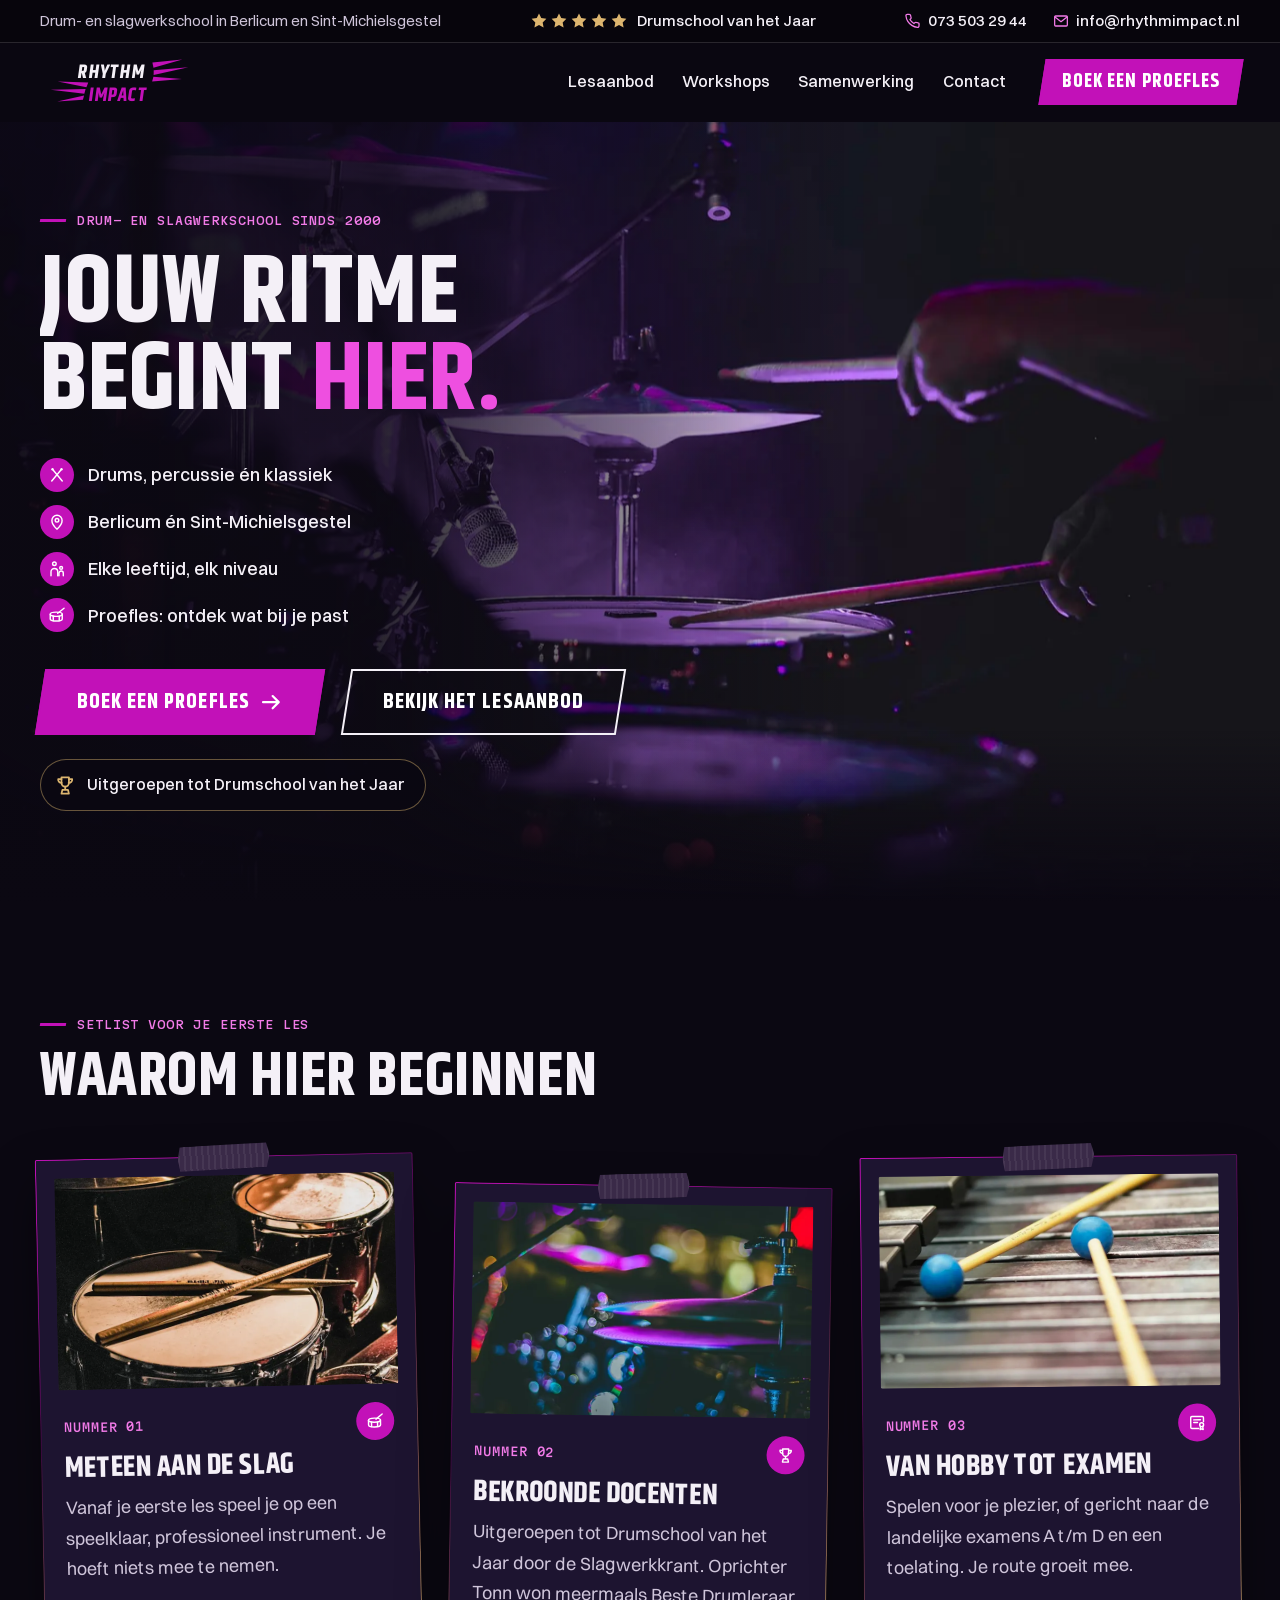
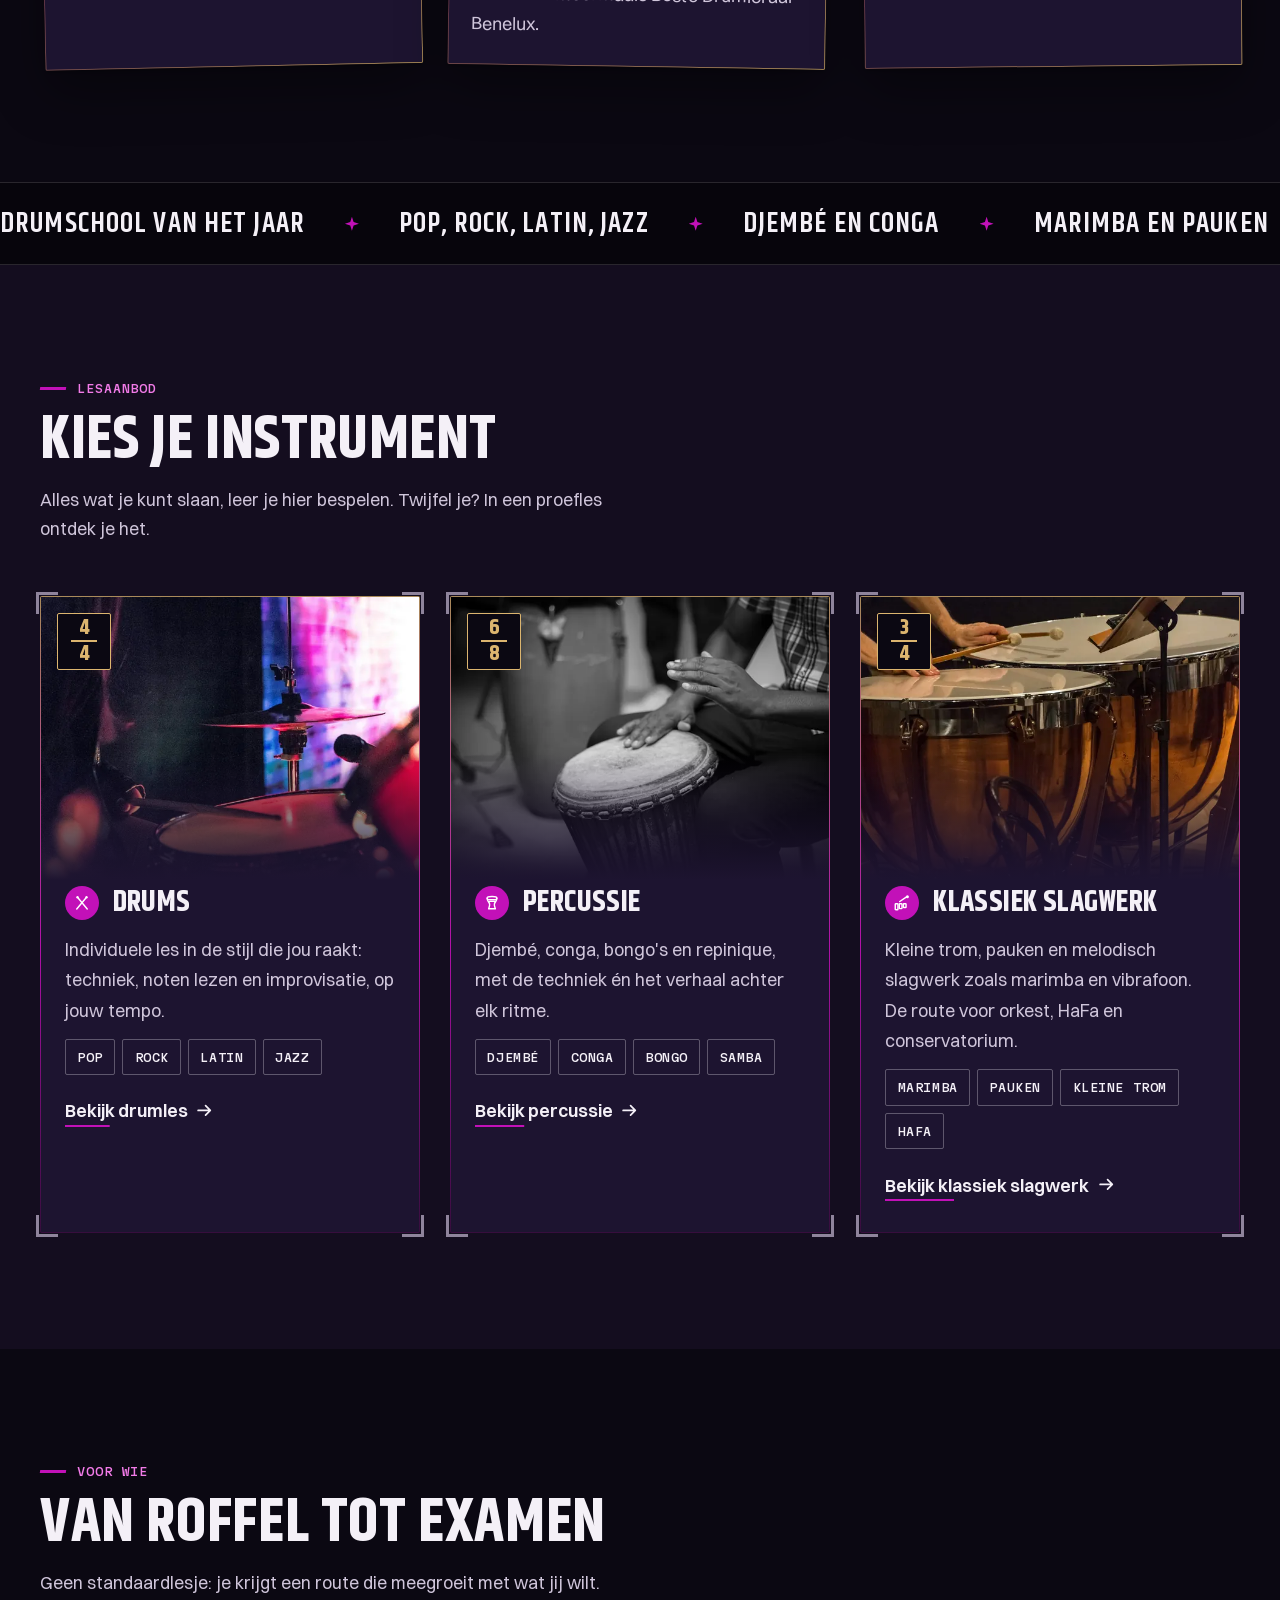
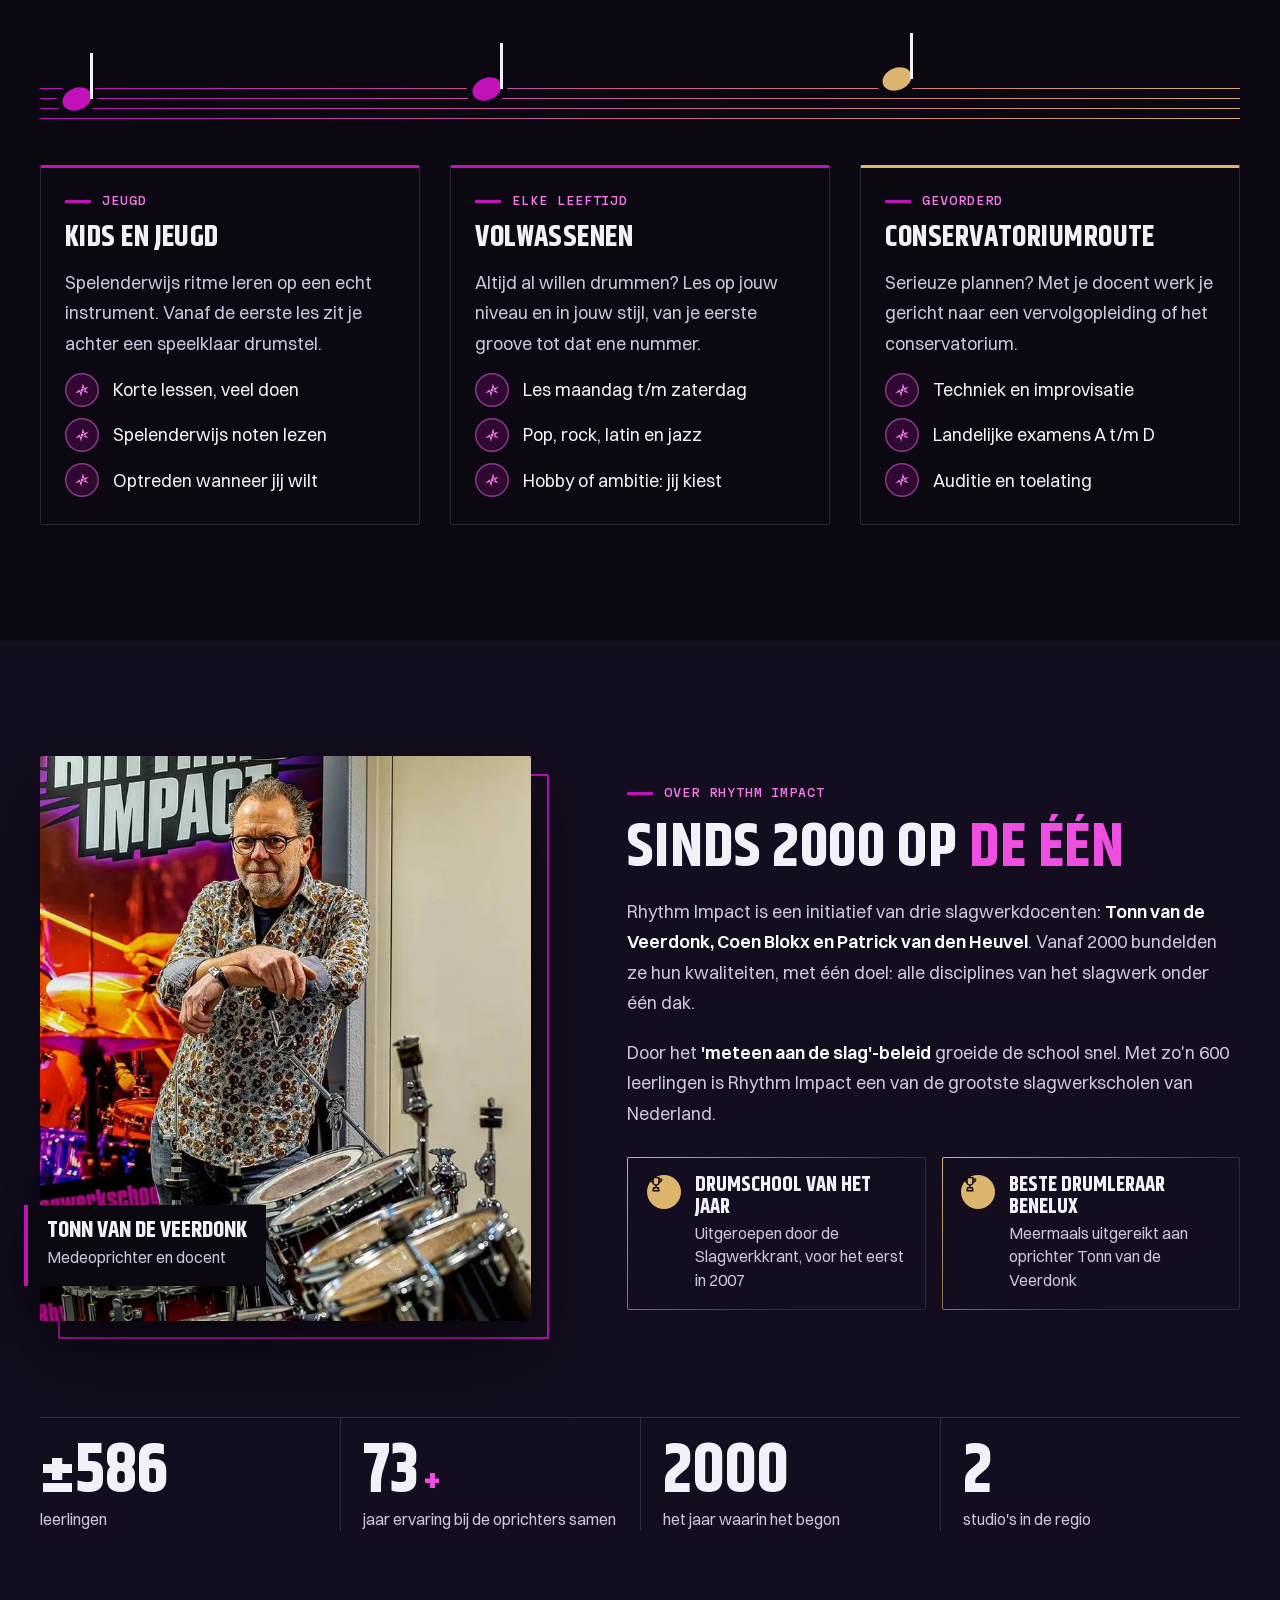
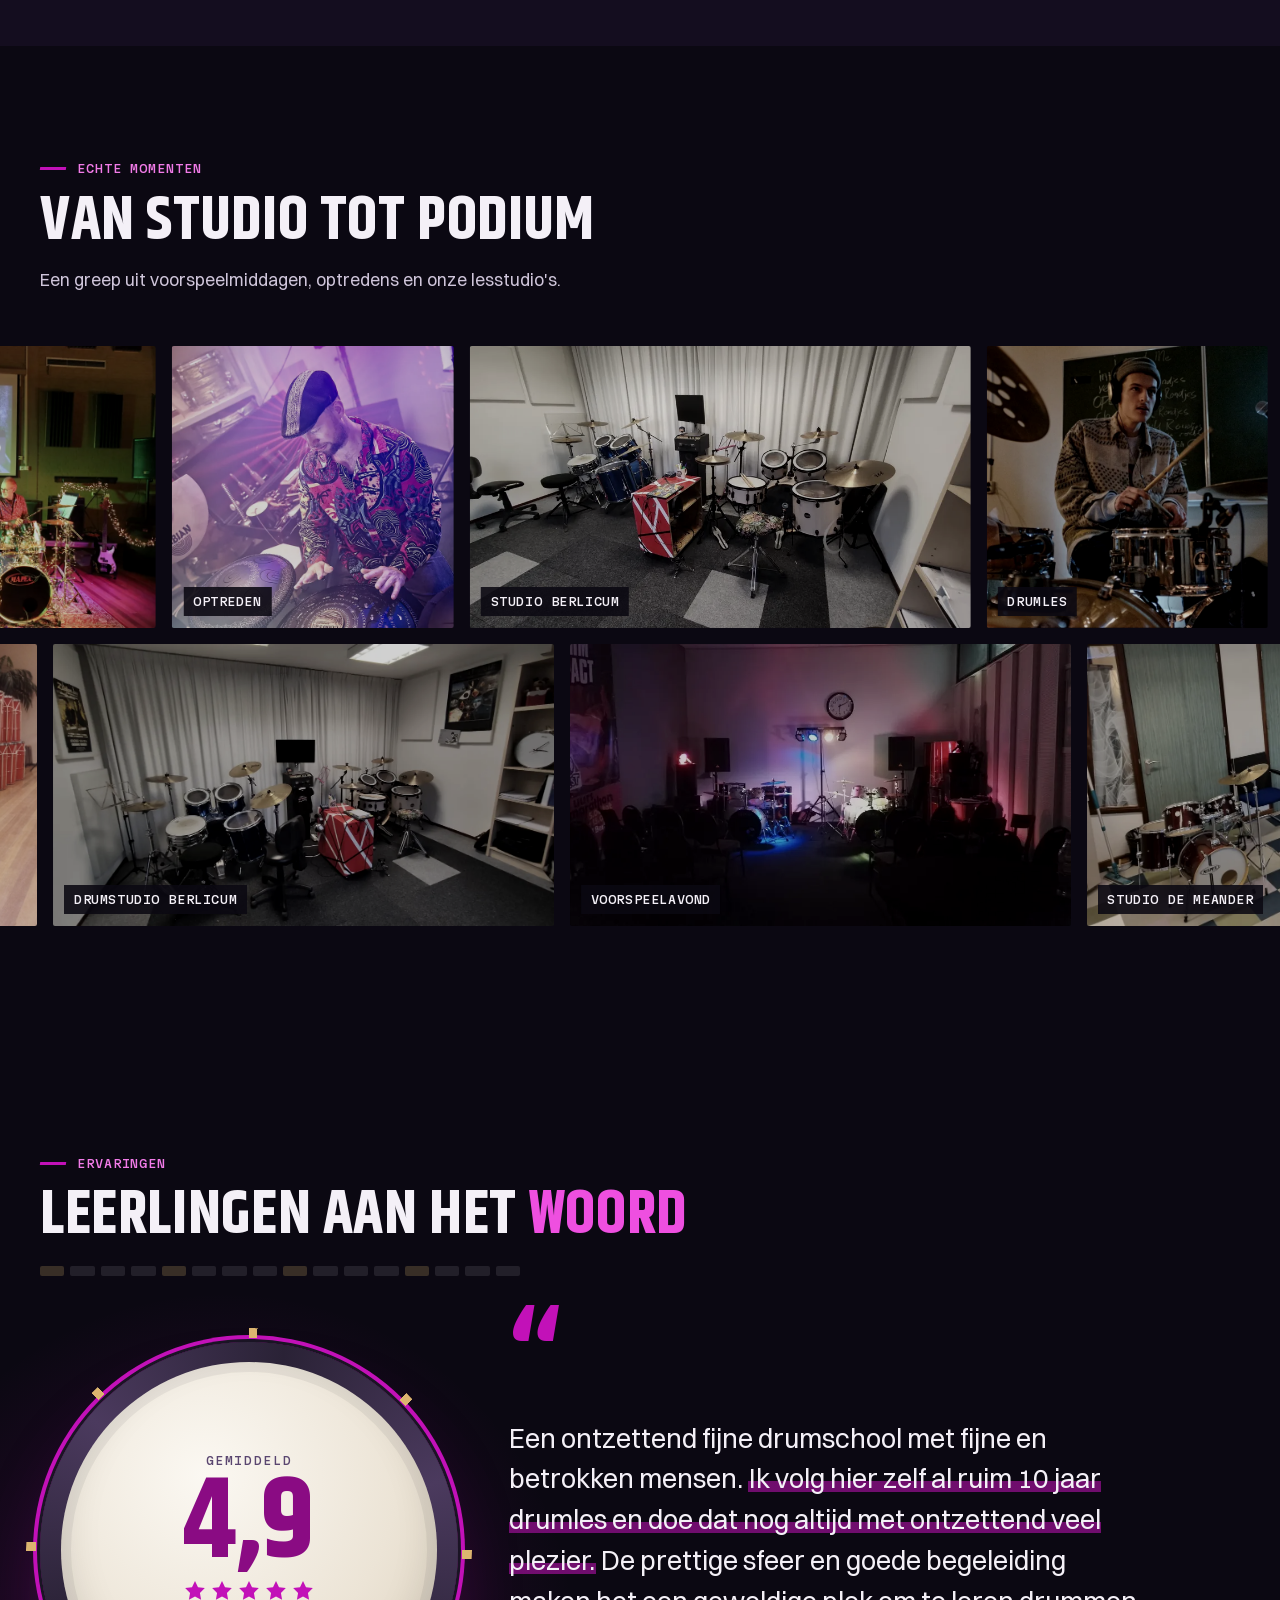
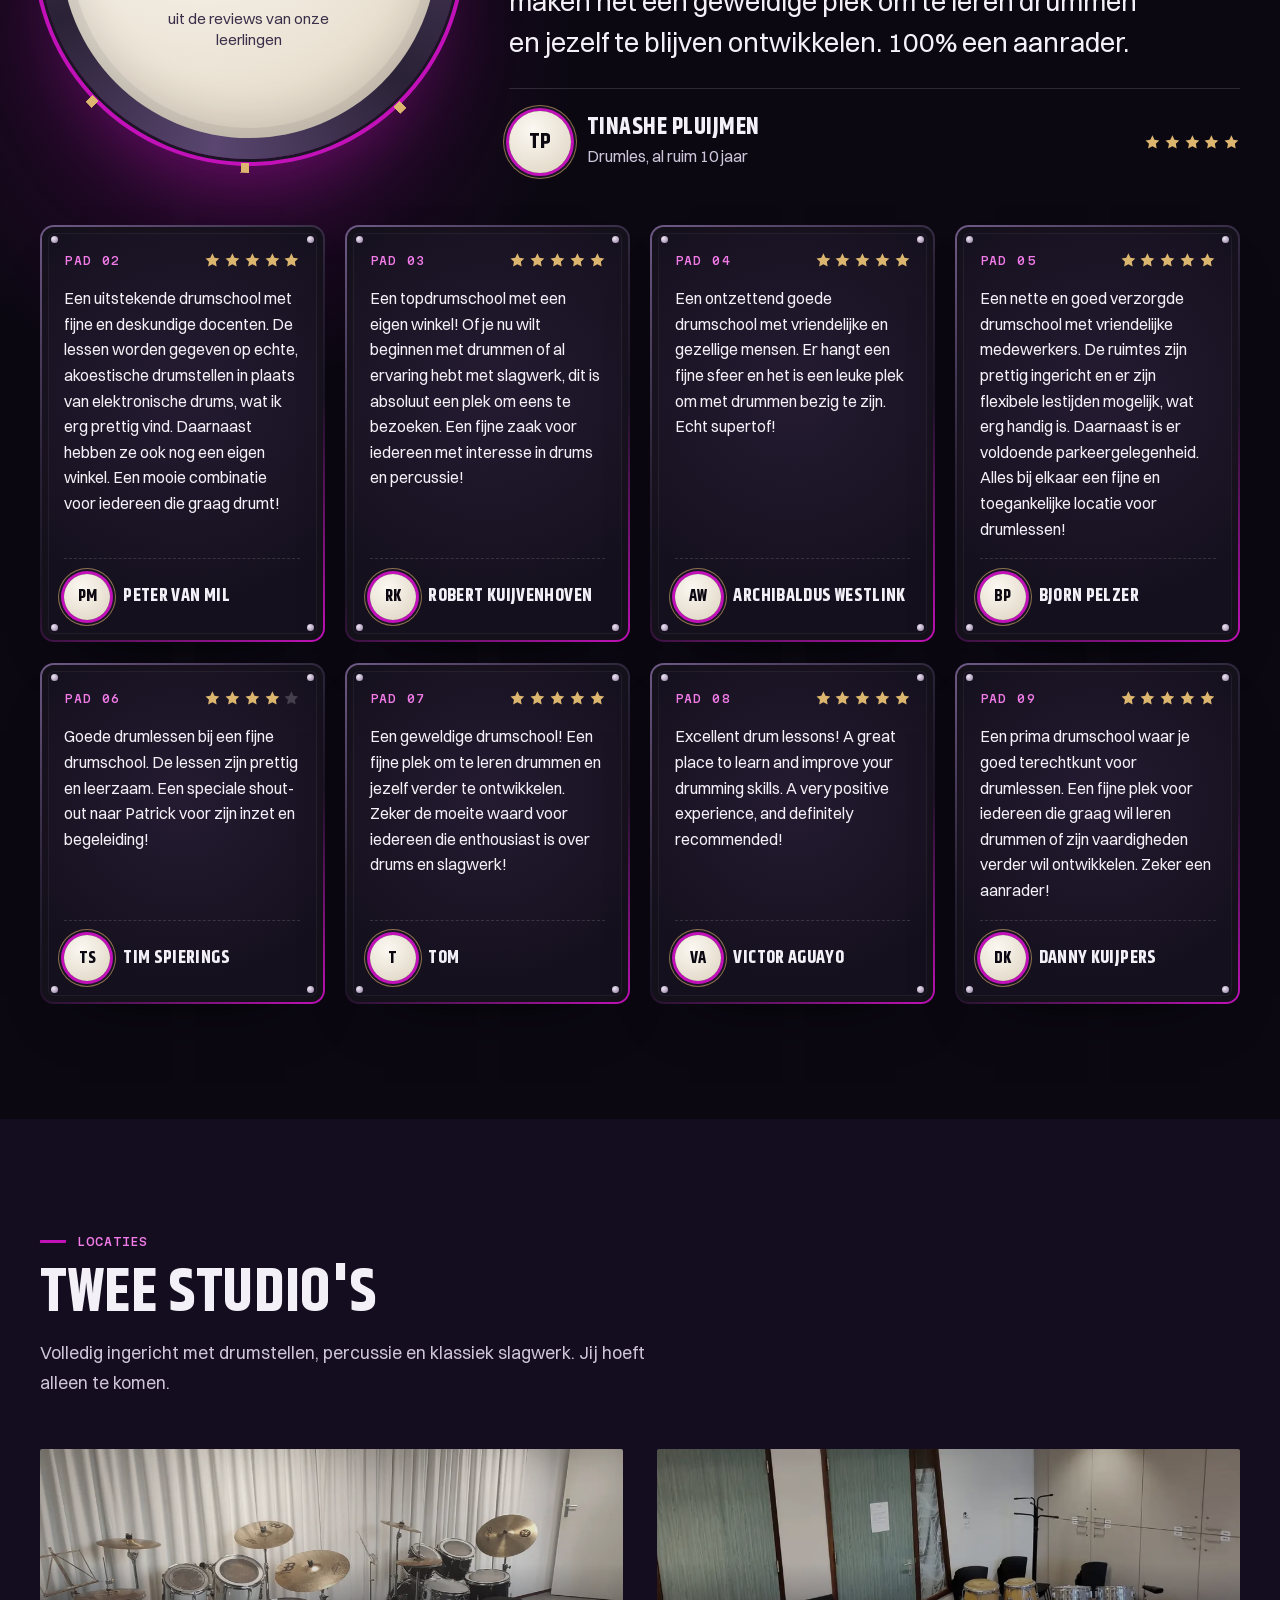
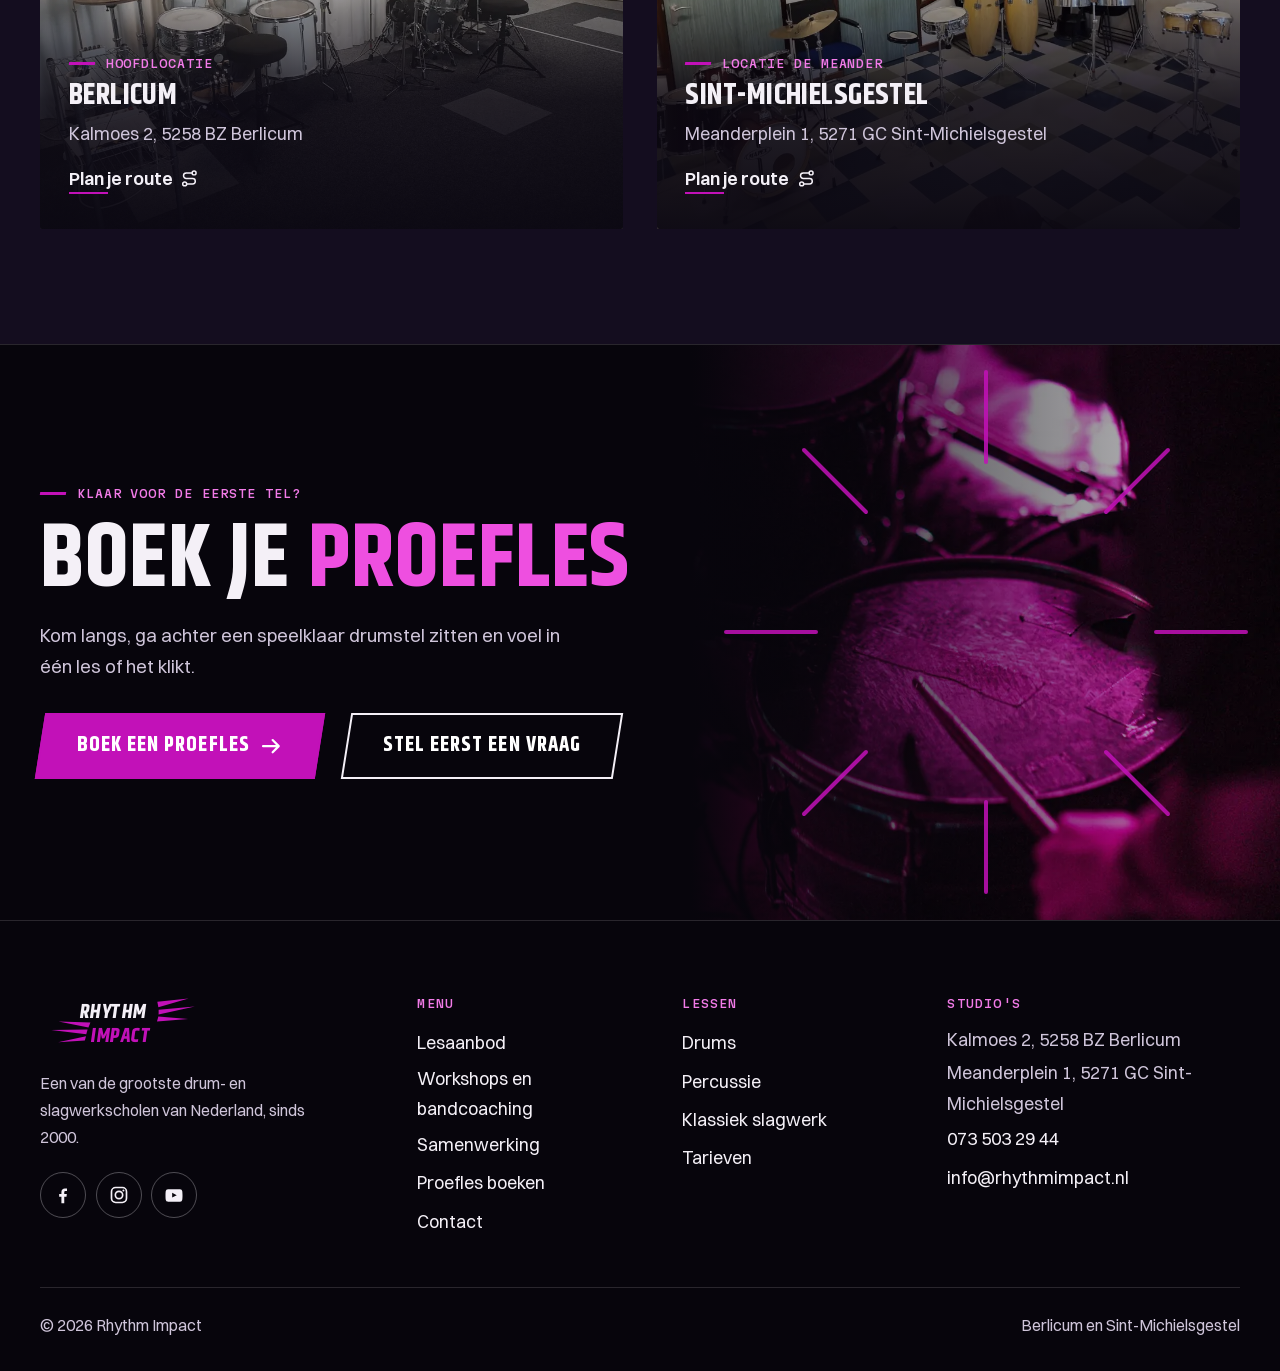
<file: index.html>
<!DOCTYPE html>
<html lang="nl">
<head>
  <meta charset="UTF-8">
  <meta name="viewport" content="width=device-width, initial-scale=1">
  <title>Drumles en slagwerkles in Berlicum | Rhythm Impact</title>
  <meta name="description" content="Drumles, percussie en klassiek slagwerk voor elke leeftijd en elk niveau. Twee studio's in Berlicum en Sint-Michielsgestel. Boek een proefles.">
  <link rel="canonical" href="https://rhythmimpact.nl/">
  <meta property="og:type" content="website">
  <meta property="og:locale" content="nl_NL">
  <meta property="og:site_name" content="Rhythm Impact">
  <meta property="og:title" content="Drumles en slagwerkles in Berlicum | Rhythm Impact">
  <meta property="og:description" content="Drumles, percussie en klassiek slagwerk voor elke leeftijd en elk niveau. Twee studio's in Berlicum en Sint-Michielsgestel. Boek een proefles.">
  <meta property="og:url" content="https://rhythmimpact.nl/">
  <meta property="og:image" content="https://rhythmimpact.nl/assets/img/og-rhythm-impact.jpg">
  <meta name="twitter:card" content="summary_large_image">
  <meta name="theme-color" content="#0b0812">
  <link rel="icon" type="image/svg+xml" href="assets/favicon.svg">
  <link rel="apple-touch-icon" href="assets/apple-touch-icon.png">
  <link rel="preload" href="assets/fonts/khand-700.woff2" as="font" type="font/woff2" crossorigin>
  <link rel="preload" href="assets/fonts/switzer-400.woff2" as="font" type="font/woff2" crossorigin>
  <link rel="preload" as="image" href="assets/img/hero-slag-1400.webp" imagesrcset="assets/img/hero-slag-900.webp 900w, assets/img/hero-slag-1400.webp 1400w, assets/img/hero-slag-2400.webp 2400w" imagesizes="(max-width: 860px) 170vw, 100vw" fetchpriority="high">
  <link rel="stylesheet" href="css/style.css?v=4">
  <script type="application/ld+json">
  {
    "@context": "https://schema.org",
    "@type": ["EducationalOrganization", "LocalBusiness"],
    "@id": "https://rhythmimpact.nl/#school",
    "name": "Rhythm Impact",
    "description": "Drum- en slagwerkschool voor drums, percussie en klassiek slagwerk, met studio's in Berlicum en Sint-Michielsgestel.",
    "url": "https://rhythmimpact.nl/",
    "image": "https://rhythmimpact.nl/assets/img/og-rhythm-impact.jpg",
    "telephone": "+31735032944",
    "email": "info@rhythmimpact.nl",
    "foundingDate": "2000",
    "founder": [
      { "@type": "Person", "name": "Tonn van de Veerdonk" },
      { "@type": "Person", "name": "Coen Blokx" },
      { "@type": "Person", "name": "Patrick van den Heuvel" }
    ],
    "award": ["Drumschool van het Jaar (Slagwerkkrant)", "Beste Drumleraar Benelux (Tonn van de Veerdonk)"],
    "address": { "@type": "PostalAddress", "streetAddress": "Kalmoes 2", "postalCode": "5258 BZ", "addressLocality": "Berlicum", "addressCountry": "NL" },
    "location": [
      { "@type": "Place", "name": "Rhythm Impact Berlicum", "address": { "@type": "PostalAddress", "streetAddress": "Kalmoes 2", "postalCode": "5258 BZ", "addressLocality": "Berlicum", "addressCountry": "NL" } },
      { "@type": "Place", "name": "Rhythm Impact De Meander", "address": { "@type": "PostalAddress", "streetAddress": "Meanderplein 1", "postalCode": "5271 GC", "addressLocality": "Sint-Michielsgestel", "addressCountry": "NL" } }
    ],
    "openingHoursSpecification": [
      { "@type": "OpeningHoursSpecification", "dayOfWeek": ["Monday", "Tuesday", "Wednesday", "Thursday", "Friday"], "opens": "08:30", "closes": "21:00" },
      { "@type": "OpeningHoursSpecification", "dayOfWeek": "Saturday", "opens": "08:30", "closes": "13:00" }
    ],
    "priceRange": "€€",
    "sameAs": [
      "https://www.facebook.com/slagwerkopleidingRhythmImpact/",
      "https://www.instagram.com/rhythmimpactslagwerkopl/",
      "https://www.youtube.com/user/rhythmimpact"
    ]
  }
  </script>
</head>
<body>
  <a class="sla-over" href="#inhoud">Naar de inhoud</a>
  <div class="topbalk">
    <div class="wrap">
      <p class="topbalk-tekst">Drum- en slagwerkschool in Berlicum en Sint-Michielsgestel</p>
      <a class="topbalk-sterren" href="index.html#usp-kop" aria-label="Vijf sterren: uitgeroepen tot Drumschool van het Jaar">
        <span class="sterren"><svg viewBox="0 0 20 20" aria-hidden="true"><path d="M10 1.6l2.5 5.2 5.7.8-4.1 4 1 5.6L10 14.5l-5.1 2.7 1-5.6-4.1-4 5.7-.8z"/></svg><svg viewBox="0 0 20 20" aria-hidden="true"><path d="M10 1.6l2.5 5.2 5.7.8-4.1 4 1 5.6L10 14.5l-5.1 2.7 1-5.6-4.1-4 5.7-.8z"/></svg><svg viewBox="0 0 20 20" aria-hidden="true"><path d="M10 1.6l2.5 5.2 5.7.8-4.1 4 1 5.6L10 14.5l-5.1 2.7 1-5.6-4.1-4 5.7-.8z"/></svg><svg viewBox="0 0 20 20" aria-hidden="true"><path d="M10 1.6l2.5 5.2 5.7.8-4.1 4 1 5.6L10 14.5l-5.1 2.7 1-5.6-4.1-4 5.7-.8z"/></svg><svg viewBox="0 0 20 20" aria-hidden="true"><path d="M10 1.6l2.5 5.2 5.7.8-4.1 4 1 5.6L10 14.5l-5.1 2.7 1-5.6-4.1-4 5.7-.8z"/></svg></span><span>Drumschool van het Jaar</span>
      </a>
      <div class="topbalk-links">
        <a href="tel:+31735032944"><svg class="icoon" aria-hidden="true"><use href="assets/iconen.svg#i-telefoon"/></svg>073 503 29 44</a>
        <a href="mailto:info@rhythmimpact.nl"><svg class="icoon" aria-hidden="true"><use href="assets/iconen.svg#i-mail"/></svg>info@rhythmimpact.nl</a>
      </div>
    </div>
  </div>

  <header class="kop" data-balk>
    <div class="kop-binnen">
      <a class="logo" href="index.html" aria-label="Rhythm Impact, naar de homepage">
        <svg viewBox="0 0 268 78" aria-hidden="true" style="height:46px;width:auto">
          <g transform="skewX(-8)" transform-origin="center">
            <g fill="#c211b8">
              <polygon points="186,6 236,1 189,15"/>
              <polygon points="190,19 248,14 191,27"/>
              <polygon points="191,30 240,34 190,38"/>
              <polygon points="82,40 30,38 80,48"/>
              <polygon points="79,51 20,52 78,59"/>
              <polygon points="78,62 34,72 77,69"/>
            </g>
            <text x="62" y="33" font-family="Khand, sans-serif" font-weight="700" font-size="33" letter-spacing="1" fill="#f4f0f7">RHYTHM</text>
            <text x="86" y="71" font-family="Khand, sans-serif" font-weight="700" font-size="33" letter-spacing="1" fill="#c211b8">IMPACT</text>
          </g>
        </svg>
      </a>
      <nav class="hoofdnav" aria-label="Hoofdmenu">
        <a href="lesaanbod.html">Lesaanbod</a>
        <a href="workshops.html">Workshops</a>
        <a href="samenwerking.html">Samenwerking</a>
        <a href="contact.html">Contact</a>
        <a class="knop knop-klein" href="proefles.html">Boek een proefles</a>
      </nav>
      <button class="menuknop" type="button" aria-expanded="false" aria-controls="mobiel-menu" aria-label="Menu openen" data-menuknop>
        <svg class="icoon open" aria-hidden="true"><use href="assets/iconen.svg#i-menu"/></svg><svg class="icoon sluit" aria-hidden="true"><use href="assets/iconen.svg#i-sluit"/></svg>
      </button>
    </div>
  </header>

  <div class="mobiel-menu" id="mobiel-menu" data-menu>
    <a href="index.html" aria-current="page"><i>01</i>Home</a>
    <a href="lesaanbod.html"><i>02</i>Lesaanbod</a>
    <a href="workshops.html"><i>03</i>Workshops</a>
    <a href="samenwerking.html"><i>04</i>Samenwerking</a>
    <a href="contact.html"><i>05</i>Contact</a>
    <a class="knop knop-groot" href="proefles.html">Boek een proefles <svg class="icoon" aria-hidden="true"><use href="assets/iconen.svg#i-pijl"/></svg></a>
    <div class="menu-voet">
      <a href="tel:+31735032944"><svg class="icoon" aria-hidden="true"><use href="assets/iconen.svg#i-telefoon"/></svg>073 503 29 44</a>
      <a href="mailto:info@rhythmimpact.nl"><svg class="icoon" aria-hidden="true"><use href="assets/iconen.svg#i-mail"/></svg>info@rhythmimpact.nl</a>
    </div>
  </div>

<main id="inhoud">

  <!-- ============ HERO: het moment van de slag ============ -->
  <section class="held" data-hero aria-label="Introductie">
    <figure class="held-beeld">
      <img data-hero-beeld data-slag="0.529 0.631"
           src="assets/img/hero-slag-1400.webp"
           srcset="assets/img/hero-slag-900.webp 900w, assets/img/hero-slag-1400.webp 1400w, assets/img/hero-slag-2400.webp 2400w"
           sizes="(max-width: 860px) 170vw, 100vw"
           width="2400" height="1569" fetchpriority="high"
           alt="Drummer op een paars verlicht podium, op het moment dat de stok de snaredrum raakt">
      <canvas data-slag-doek aria-hidden="true"></canvas>
    </figure>
    <div class="held-inhoud">
      <span class="eyebrow" data-hero-item>Drum- en slagwerkschool sinds 2000</span>
      <h1 aria-label="Jouw ritme begint hier.">
        <span class="regel"><span>Jouw ritme</span></span>
        <span class="regel"><span>begint <span class="accent">hier.</span></span></span>
      </h1>
      <ul class="held-bullets" data-hero-item>
        <li><span class="bol"><svg class="icoon" aria-hidden="true"><use href="assets/iconen.svg#i-stokken"/></svg></span>Drums, percussie én klassiek</li>
        <li><span class="bol"><svg class="icoon" aria-hidden="true"><use href="assets/iconen.svg#i-speld"/></svg></span>Berlicum én Sint-Michielsgestel</li>
        <li><span class="bol"><svg class="icoon" aria-hidden="true"><use href="assets/iconen.svg#i-leeftijd"/></svg></span>Elke leeftijd, elk niveau</li>
        <li><span class="bol"><svg class="icoon" aria-hidden="true"><use href="assets/iconen.svg#i-trom"/></svg></span>Proefles: ontdek wat bij je past</li>
      </ul>
      <div class="held-knoppen" data-hero-item>
        <a class="knop" href="proefles.html">Boek een proefles <svg class="icoon" aria-hidden="true"><use href="assets/iconen.svg#i-pijl"/></svg></a>
        <a class="knop knop-lijn" href="lesaanbod.html">Bekijk het lesaanbod</a>
      </div>
      <span class="held-chip" data-hero-item><svg class="icoon" aria-hidden="true"><use href="assets/iconen.svg#i-trofee"/></svg><span><span class="alleen-breed">Uitgeroepen tot </span>Drumschool van het Jaar</span></span>
    </div>
  </section>

  <!-- ============ USP: drie setlists ============ -->
  <section class="sectie" aria-labelledby="usp-kop">
    <div class="wrap">
      <div class="sectiekop" data-rev>
        <span class="eyebrow">Setlist voor je eerste les</span>
        <h2 id="usp-kop">Waarom hier beginnen</h2>
      </div>
      <div class="setlists rij-carrousel" data-rev data-stagger aria-roledescription="carrousel" aria-label="Drie redenen">
        <article class="setlist">
          <figure><img src="assets/img/usp-klaar-800.webp" width="800" height="534" loading="lazy" alt="Twee drumstokken liggen klaar op een snaredrum"></figure>
          <div class="setlist-nr"><span>Nummer 01</span><span class="bol"><svg class="icoon" aria-hidden="true"><use href="assets/iconen.svg#i-trom"/></svg></span></div>
          <h3>Meteen aan de slag</h3>
          <p>Vanaf je eerste les speel je op een speelklaar, professioneel instrument. Je hoeft niets mee te nemen.</p>
        </article>
        <article class="setlist">
          <figure><img src="assets/img/usp-bekroond-800.webp" width="800" height="534" loading="lazy" alt="Bekkens van een drumstel in paars podiumlicht"></figure>
          <div class="setlist-nr"><span>Nummer 02</span><span class="bol"><svg class="icoon" aria-hidden="true"><use href="assets/iconen.svg#i-trofee"/></svg></span></div>
          <h3>Bekroonde docenten</h3>
          <p>Uitgeroepen tot Drumschool van het Jaar door de Slagwerkkrant. Oprichter Tonn won meermaals Beste Drumleraar Benelux.</p>
        </article>
        <article class="setlist">
          <figure><img src="assets/img/usp-examens-800.webp" width="800" height="1200" loading="lazy" alt="Twee mallets rusten op de staven van een vibrafoon"></figure>
          <div class="setlist-nr"><span>Nummer 03</span><span class="bol"><svg class="icoon" aria-hidden="true"><use href="assets/iconen.svg#i-diploma"/></svg></span></div>
          <h3>Van hobby tot examen</h3>
          <p>Spelen voor je plezier, of gericht naar de landelijke examens A t/m D en een toelating. Je route groeit mee.</p>
        </article>
      </div>
    </div>
  </section>

  <div class="loper" aria-hidden="true">
    <div class="loper-band">
      <span>Drumschool van het Jaar</span><span>Pop, rock, latin, jazz</span><span>Djembé en conga</span><span>Marimba en pauken</span><span>Landelijke examens A t/m D</span><span>Berlicum</span><span>Sint-Michielsgestel</span>
      <span>Drumschool van het Jaar</span><span>Pop, rock, latin, jazz</span><span>Djembé en conga</span><span>Marimba en pauken</span><span>Landelijke examens A t/m D</span><span>Berlicum</span><span>Sint-Michielsgestel</span>
    </div>
  </div>

  <!-- ============ DISCIPLINES: flightcases ============ -->
  <section class="sectie fluweel" aria-labelledby="disc-kop">
    <div class="wrap">
      <div class="sectiekop" data-rev>
        <span class="eyebrow">Lesaanbod</span>
        <h2 id="disc-kop">Kies je instrument</h2>
        <p>Alles wat je kunt slaan, leer je hier bespelen. Twijfel je? In een proefles ontdek je het.</p>
      </div>
      <div class="flightcases rij-carrousel" data-rev data-stagger aria-roledescription="carrousel" aria-label="Drie disciplines">
        <article class="flightcase">
          <i class="hoek"></i><i class="hoek"></i><i class="hoek"></i><i class="hoek"></i>
          <figure>
            <img src="assets/img/disc-drums-700.webp" srcset="assets/img/disc-drums-700.webp 700w, assets/img/disc-drums-1200.webp 1200w" sizes="(max-width: 860px) 82vw, 400px" width="700" height="466" loading="lazy" alt="Drummer achter een drumstel in rood en roze podiumlicht">
            <span class="maat" aria-hidden="true">4<i></i>4</span>
          </figure>
          <div class="flightcase-tekst">
            <div class="icoonkop"><span class="bol"><svg class="icoon" aria-hidden="true"><use href="assets/iconen.svg#i-stokken"/></svg></span><h3>Drums</h3></div>
            <p>Individuele les in de stijl die jou raakt: techniek, noten lezen en improvisatie, op jouw tempo.</p>
            <div class="labels"><span>pop</span><span>rock</span><span>latin</span><span>jazz</span></div>
            <a class="streep" href="lesaanbod.html#drums">Bekijk drumles <svg class="icoon" aria-hidden="true"><use href="assets/iconen.svg#i-pijl"/></svg></a>
          </div>
        </article>
        <article class="flightcase">
          <i class="hoek"></i><i class="hoek"></i><i class="hoek"></i><i class="hoek"></i>
          <figure>
            <img src="assets/img/disc-percussie-700.webp" srcset="assets/img/disc-percussie-700.webp 700w, assets/img/disc-percussie-1200.webp 1200w" sizes="(max-width: 860px) 82vw, 400px" width="700" height="466" loading="lazy" alt="Handen spelen op een djembé, in zwart-wit">
            <span class="maat" aria-hidden="true">6<i></i>8</span>
          </figure>
          <div class="flightcase-tekst">
            <div class="icoonkop"><span class="bol"><svg class="icoon" aria-hidden="true"><use href="assets/iconen.svg#i-djembe"/></svg></span><h3>Percussie</h3></div>
            <p>Djembé, conga, bongo's en repinique, met de techniek én het verhaal achter elk ritme.</p>
            <div class="labels"><span>djembé</span><span>conga</span><span>bongo</span><span>samba</span></div>
            <a class="streep" href="lesaanbod.html#percussie">Bekijk percussie <svg class="icoon" aria-hidden="true"><use href="assets/iconen.svg#i-pijl"/></svg></a>
          </div>
        </article>
        <article class="flightcase">
          <i class="hoek"></i><i class="hoek"></i><i class="hoek"></i><i class="hoek"></i>
          <figure>
            <img src="assets/img/disc-klassiek-700.webp" srcset="assets/img/disc-klassiek-700.webp 700w, assets/img/disc-klassiek-1200.webp 1200w" sizes="(max-width: 860px) 82vw, 400px" width="700" height="466" loading="lazy" alt="Slagwerker speelt met mallets op koperen pauken">
            <span class="maat" aria-hidden="true">3<i></i>4</span>
          </figure>
          <div class="flightcase-tekst">
            <div class="icoonkop"><span class="bol"><svg class="icoon" aria-hidden="true"><use href="assets/iconen.svg#i-mallet"/></svg></span><h3>Klassiek slagwerk</h3></div>
            <p>Kleine trom, pauken en melodisch slagwerk zoals marimba en vibrafoon. De route voor orkest, HaFa en conservatorium.</p>
            <div class="labels"><span>marimba</span><span>pauken</span><span>kleine trom</span><span>HaFa</span></div>
            <a class="streep" href="lesaanbod.html#klassiek">Bekijk klassiek slagwerk <svg class="icoon" aria-hidden="true"><use href="assets/iconen.svg#i-pijl"/></svg></a>
          </div>
        </article>
      </div>
    </div>
  </section>

  <!-- ============ VOOR WIE: de notenbalk ============ -->
  <section class="sectie" aria-labelledby="route-kop">
    <div class="wrap">
      <div class="sectiekop" data-rev>
        <span class="eyebrow">Voor wie</span>
        <h2 id="route-kop">Van roffel tot examen</h2>
        <p>Geen standaardlesje: je krijgt een route die meegroeit met wat jij wilt.</p>
      </div>
      <div class="notenbalk">
        <div class="notenbalk-lijnen" aria-hidden="true"></div>
        <div class="routes rij-carrousel" data-rev data-stagger aria-roledescription="carrousel" aria-label="Drie routes">
          <article class="route">
            <span class="route-noot" aria-hidden="true"></span>
            <div class="route-kaart">
              <span class="eyebrow">Jeugd</span>
              <h3>Kids en jeugd</h3>
              <p>Spelenderwijs ritme leren op een echt instrument. Vanaf de eerste les zit je achter een speelklaar drumstel.</p>
              <ul class="inslaglijst">
                <li><span class="bol zacht"><svg class="icoon" aria-hidden="true"><use href="assets/iconen.svg#i-inslag"/></svg></span>Korte lessen, veel doen</li>
                <li><span class="bol zacht"><svg class="icoon" aria-hidden="true"><use href="assets/iconen.svg#i-inslag"/></svg></span>Spelenderwijs noten lezen</li>
                <li><span class="bol zacht"><svg class="icoon" aria-hidden="true"><use href="assets/iconen.svg#i-inslag"/></svg></span>Optreden wanneer jij wilt</li>
              </ul>
            </div>
          </article>
          <article class="route">
            <span class="route-noot" aria-hidden="true"></span>
            <div class="route-kaart">
              <span class="eyebrow">Elke leeftijd</span>
              <h3>Volwassenen</h3>
              <p>Altijd al willen drummen? Les op jouw niveau en in jouw stijl, van je eerste groove tot dat ene nummer.</p>
              <ul class="inslaglijst">
                <li><span class="bol zacht"><svg class="icoon" aria-hidden="true"><use href="assets/iconen.svg#i-inslag"/></svg></span>Les maandag t/m zaterdag</li>
                <li><span class="bol zacht"><svg class="icoon" aria-hidden="true"><use href="assets/iconen.svg#i-inslag"/></svg></span>Pop, rock, latin en jazz</li>
                <li><span class="bol zacht"><svg class="icoon" aria-hidden="true"><use href="assets/iconen.svg#i-inslag"/></svg></span>Hobby of ambitie: jij kiest</li>
              </ul>
            </div>
          </article>
          <article class="route">
            <span class="route-noot" aria-hidden="true"></span>
            <div class="route-kaart">
              <span class="eyebrow">Gevorderd</span>
              <h3>Conservatoriumroute</h3>
              <p>Serieuze plannen? Met je docent werk je gericht naar een vervolgopleiding of het conservatorium.</p>
              <ul class="inslaglijst">
                <li><span class="bol zacht"><svg class="icoon" aria-hidden="true"><use href="assets/iconen.svg#i-inslag"/></svg></span>Techniek en improvisatie</li>
                <li><span class="bol zacht"><svg class="icoon" aria-hidden="true"><use href="assets/iconen.svg#i-inslag"/></svg></span>Landelijke examens A t/m D</li>
                <li><span class="bol zacht"><svg class="icoon" aria-hidden="true"><use href="assets/iconen.svg#i-inslag"/></svg></span>Auditie en toelating</li>
              </ul>
            </div>
          </article>
        </div>
      </div>
    </div>
  </section>

  <!-- ============ VERHAAL: sinds 2000 ============ -->
  <section class="sectie fluweel" aria-labelledby="verhaal-kop">
    <div class="wrap">
      <div class="verhaal">
        <figure class="portret" data-rev="links">
          <img src="assets/img/tonn-van-de-veerdonk-800.webp" width="800" height="803" loading="lazy" alt="Oprichter Tonn van de Veerdonk naast een drumstel in de studio, met de Rhythm Impact-banner op de achtergrond">
          <figcaption data-zweef="6"><b>Tonn van de Veerdonk</b><span>Medeoprichter en docent</span></figcaption>
        </figure>
        <div class="verhaal-tekst" data-rev>
          <span class="eyebrow">Over Rhythm Impact</span>
          <h2 id="verhaal-kop">Sinds 2000 op <span class="accent">de één</span></h2>
          <p>Rhythm Impact is een initiatief van drie slagwerkdocenten: <strong>Tonn van de Veerdonk, Coen Blokx en Patrick van den Heuvel</strong>. Vanaf 2000 bundelden ze hun kwaliteiten, met één doel: alle disciplines van het slagwerk onder één dak.</p>
          <p>Door het <strong>'meteen aan de slag'-beleid</strong> groeide de school snel. Met zo'n 600 leerlingen is Rhythm Impact een van de grootste slagwerkscholen van Nederland.</p>
          <div class="medailles">
            <div class="medaille"><span class="bol"><svg class="icoon" aria-hidden="true"><use href="assets/iconen.svg#i-trofee"/></svg></span><div><b>Drumschool van het Jaar</b><span>Uitgeroepen door de Slagwerkkrant, voor het eerst in 2007</span></div></div>
            <div class="medaille"><span class="bol"><svg class="icoon" aria-hidden="true"><use href="assets/iconen.svg#i-trofee"/></svg></span><div><b>Beste Drumleraar Benelux</b><span>Meermaals uitgereikt aan oprichter Tonn van de Veerdonk</span></div></div>
          </div>
        </div>
      </div>
      <div class="tellers" data-rev data-stagger>
        <div class="teller"><b>&plusmn;<span data-tel="600">600</span></b><span>leerlingen</span></div>
        <div class="teller"><b><span data-tel="75">75</span><small>+</small></b><span>jaar ervaring bij de oprichters samen</span></div>
        <div class="teller"><b>2000</b><span>het jaar waarin het begon</span></div>
        <div class="teller"><b>2</b><span>studio's in de regio</span></div>
      </div>
    </div>
  </section>

  <!-- ============ PODIUM: filmstroken met eigen beeld ============ -->
  <section class="sectie podium" data-sectie-p aria-labelledby="podium-kop">
    <div class="wrap">
      <div class="sectiekop" data-rev>
        <span class="eyebrow">Echte momenten</span>
        <h2 id="podium-kop">Van studio tot podium</h2>
        <p>Een greep uit voorspeelmiddagen, optredens en onze lesstudio's.</p>
      </div>
    </div>
    <div class="stroken">
      <div class="strook">
        <figure><img src="assets/img/podium-voorspeelmiddag-900.webp" width="900" height="600" loading="lazy" alt="Twee drummers spelen samen tijdens een voorspeelmiddag, met kerstverlichting op het podium"><figcaption>Voorspeelmiddag</figcaption></figure>
        <figure><img src="assets/img/podium-handpan-700.webp" width="700" height="700" loading="lazy" alt="Muzikant speelt handpan in paars podiumlicht"><figcaption>Optreden</figcaption></figure>
        <figure><img src="assets/img/studio-melodisch-900.webp" width="900" height="506" loading="lazy" alt="Lesstudio in Berlicum met marimba's en vibrafoons"><figcaption>Studio Berlicum</figcaption></figure>
        <figure><img src="assets/img/leerling-drums-700.webp" width="700" height="700" loading="lazy" alt="Leerling met koptelefoon speelt op de snaredrum"><figcaption>Drumles</figcaption></figure>
        <figure aria-hidden="true"><img src="assets/img/podium-voorspeelmiddag-900.webp" width="900" height="600" loading="lazy" alt=""></figure>
        <figure aria-hidden="true"><img src="assets/img/podium-handpan-700.webp" width="700" height="700" loading="lazy" alt=""></figure>
      </div>
      <div class="strook">
        <figure><img src="assets/img/workshop-trommels-900.webp" width="900" height="1200" loading="lazy" alt="Rode trommels voor een workshop, hoog op elkaar gestapeld"><figcaption>Workshop</figcaption></figure>
        <figure><img src="assets/img/studio-drums-1200.webp" width="1200" height="675" loading="lazy" alt="Drumstudio in Berlicum met drumstellen en een rode trommel"><figcaption>Drumstudio Berlicum</figcaption></figure>
        <figure><img src="assets/img/podium-voorspeelavond-900.webp" width="900" height="506" loading="lazy" alt="Podium met drumstel en gekleurd licht tijdens een voorspeelavond"><figcaption>Voorspeelavond</figcaption></figure>
        <figure><img src="assets/img/studio-meander-1200.webp" width="1200" height="639" loading="lazy" alt="Studio in De Meander met drumstellen, conga's en trommels"><figcaption>Studio De Meander</figcaption></figure>
        <figure aria-hidden="true"><img src="assets/img/workshop-trommels-900.webp" width="900" height="1200" loading="lazy" alt=""></figure>
        <figure aria-hidden="true"><img src="assets/img/studio-drums-1200.webp" width="1200" height="675" loading="lazy" alt=""></figure>
      </div>
    </div>
  </section>

  <!-- ============ STUDIO'S ============ -->
  <section class="sectie reviews-drum" aria-labelledby="reviews-kop">
    <div class="wrap">
      <div class="sectiekop" data-rev>
        <span class="eyebrow">Ervaringen</span>
        <h2 id="reviews-kop">Leerlingen aan het <span class="accent">woord</span></h2>
        <div class="sequencer" aria-hidden="true"><i style="--s:0" class="kick"></i><i style="--s:1"></i><i style="--s:2"></i><i style="--s:3"></i><i style="--s:4" class="kick"></i><i style="--s:5"></i><i style="--s:6"></i><i style="--s:7"></i><i style="--s:8" class="kick"></i><i style="--s:9"></i><i style="--s:10"></i><i style="--s:11"></i><i style="--s:12" class="kick"></i><i style="--s:13"></i><i style="--s:14"></i><i style="--s:15"></i></div>
      </div>
      <div class="rv-podium" data-rev>
        <div class="basdrum" aria-label="Gemiddeld 4,9 van 5 sterren">
          <div class="vel">
            <span class="vel-label">Gemiddeld</span>
            <span class="vel-score">4,9</span>
            <span class="rv-sterren" role="img" aria-label="5 van 5 sterren"><svg viewBox="0 0 20 20"><path d="M10 1.6l2.5 5.2 5.7.8-4.1 4 1 5.6L10 14.5l-5.1 2.7 1-5.6-4.1-4 5.7-.8z"/></svg><svg viewBox="0 0 20 20"><path d="M10 1.6l2.5 5.2 5.7.8-4.1 4 1 5.6L10 14.5l-5.1 2.7 1-5.6-4.1-4 5.7-.8z"/></svg><svg viewBox="0 0 20 20"><path d="M10 1.6l2.5 5.2 5.7.8-4.1 4 1 5.6L10 14.5l-5.1 2.7 1-5.6-4.1-4 5.7-.8z"/></svg><svg viewBox="0 0 20 20"><path d="M10 1.6l2.5 5.2 5.7.8-4.1 4 1 5.6L10 14.5l-5.1 2.7 1-5.6-4.1-4 5.7-.8z"/></svg><svg viewBox="0 0 20 20"><path d="M10 1.6l2.5 5.2 5.7.8-4.1 4 1 5.6L10 14.5l-5.1 2.7 1-5.6-4.1-4 5.7-.8z"/></svg></span>
            <span class="vel-onder">uit de reviews van onze leerlingen</span>
          </div>
        </div>
        <figure class="rv-uitgelicht">
          <span class="rv-glyph" aria-hidden="true">&ldquo;</span>
          <blockquote><p>Een ontzettend fijne drumschool met fijne en betrokken mensen. <mark>Ik volg hier zelf al ruim 10 jaar drumles en doe dat nog altijd met ontzettend veel plezier.</mark> De prettige sfeer en goede begeleiding maken het een geweldige plek om te leren drummen en jezelf te blijven ontwikkelen. 100% een aanrader.</p></blockquote>
          <figcaption><span class="mini-trom groot" aria-hidden="true">TP</span><span><b>Tinashe Pluijmen</b><small>Drumles, al ruim 10 jaar</small></span><span class="rv-sterren" role="img" aria-label="5 van 5 sterren"><svg viewBox="0 0 20 20"><path d="M10 1.6l2.5 5.2 5.7.8-4.1 4 1 5.6L10 14.5l-5.1 2.7 1-5.6-4.1-4 5.7-.8z"/></svg><svg viewBox="0 0 20 20"><path d="M10 1.6l2.5 5.2 5.7.8-4.1 4 1 5.6L10 14.5l-5.1 2.7 1-5.6-4.1-4 5.7-.8z"/></svg><svg viewBox="0 0 20 20"><path d="M10 1.6l2.5 5.2 5.7.8-4.1 4 1 5.6L10 14.5l-5.1 2.7 1-5.6-4.1-4 5.7-.8z"/></svg><svg viewBox="0 0 20 20"><path d="M10 1.6l2.5 5.2 5.7.8-4.1 4 1 5.6L10 14.5l-5.1 2.7 1-5.6-4.1-4 5.7-.8z"/></svg><svg viewBox="0 0 20 20"><path d="M10 1.6l2.5 5.2 5.7.8-4.1 4 1 5.6L10 14.5l-5.1 2.7 1-5.6-4.1-4 5.7-.8z"/></svg></span></figcaption>
        </figure>
      </div>
      <div class="pad-raster" data-rev data-stagger aria-label="Meer reviews">
        <figure class="pad-review" style="--i:0">
          <span class="schroef" aria-hidden="true"></span><span class="schroef" aria-hidden="true"></span><span class="schroef" aria-hidden="true"></span><span class="schroef" aria-hidden="true"></span>
          <div class="pad-kop"><span class="pad-nr">Pad 02</span><span class="rv-sterren" role="img" aria-label="5 van 5 sterren"><svg viewBox="0 0 20 20"><path d="M10 1.6l2.5 5.2 5.7.8-4.1 4 1 5.6L10 14.5l-5.1 2.7 1-5.6-4.1-4 5.7-.8z"/></svg><svg viewBox="0 0 20 20"><path d="M10 1.6l2.5 5.2 5.7.8-4.1 4 1 5.6L10 14.5l-5.1 2.7 1-5.6-4.1-4 5.7-.8z"/></svg><svg viewBox="0 0 20 20"><path d="M10 1.6l2.5 5.2 5.7.8-4.1 4 1 5.6L10 14.5l-5.1 2.7 1-5.6-4.1-4 5.7-.8z"/></svg><svg viewBox="0 0 20 20"><path d="M10 1.6l2.5 5.2 5.7.8-4.1 4 1 5.6L10 14.5l-5.1 2.7 1-5.6-4.1-4 5.7-.8z"/></svg><svg viewBox="0 0 20 20"><path d="M10 1.6l2.5 5.2 5.7.8-4.1 4 1 5.6L10 14.5l-5.1 2.7 1-5.6-4.1-4 5.7-.8z"/></svg></span></div>
          <blockquote><p>Een uitstekende drumschool met fijne en deskundige docenten. De lessen worden gegeven op echte, akoestische drumstellen in plaats van elektronische drums, wat ik erg prettig vind. Daarnaast hebben ze ook nog een eigen winkel. Een mooie combinatie voor iedereen die graag drumt!</p></blockquote>
          <figcaption><span class="mini-trom" aria-hidden="true">PM</span><b>Peter van Mil</b></figcaption>
        </figure>
        <figure class="pad-review" style="--i:1">
          <span class="schroef" aria-hidden="true"></span><span class="schroef" aria-hidden="true"></span><span class="schroef" aria-hidden="true"></span><span class="schroef" aria-hidden="true"></span>
          <div class="pad-kop"><span class="pad-nr">Pad 03</span><span class="rv-sterren" role="img" aria-label="5 van 5 sterren"><svg viewBox="0 0 20 20"><path d="M10 1.6l2.5 5.2 5.7.8-4.1 4 1 5.6L10 14.5l-5.1 2.7 1-5.6-4.1-4 5.7-.8z"/></svg><svg viewBox="0 0 20 20"><path d="M10 1.6l2.5 5.2 5.7.8-4.1 4 1 5.6L10 14.5l-5.1 2.7 1-5.6-4.1-4 5.7-.8z"/></svg><svg viewBox="0 0 20 20"><path d="M10 1.6l2.5 5.2 5.7.8-4.1 4 1 5.6L10 14.5l-5.1 2.7 1-5.6-4.1-4 5.7-.8z"/></svg><svg viewBox="0 0 20 20"><path d="M10 1.6l2.5 5.2 5.7.8-4.1 4 1 5.6L10 14.5l-5.1 2.7 1-5.6-4.1-4 5.7-.8z"/></svg><svg viewBox="0 0 20 20"><path d="M10 1.6l2.5 5.2 5.7.8-4.1 4 1 5.6L10 14.5l-5.1 2.7 1-5.6-4.1-4 5.7-.8z"/></svg></span></div>
          <blockquote><p>Een topdrumschool met een eigen winkel! Of je nu wilt beginnen met drummen of al ervaring hebt met slagwerk, dit is absoluut een plek om eens te bezoeken. Een fijne zaak voor iedereen met interesse in drums en percussie!</p></blockquote>
          <figcaption><span class="mini-trom" aria-hidden="true">RK</span><b>Robert Kuijvenhoven</b></figcaption>
        </figure>
        <figure class="pad-review" style="--i:2">
          <span class="schroef" aria-hidden="true"></span><span class="schroef" aria-hidden="true"></span><span class="schroef" aria-hidden="true"></span><span class="schroef" aria-hidden="true"></span>
          <div class="pad-kop"><span class="pad-nr">Pad 04</span><span class="rv-sterren" role="img" aria-label="5 van 5 sterren"><svg viewBox="0 0 20 20"><path d="M10 1.6l2.5 5.2 5.7.8-4.1 4 1 5.6L10 14.5l-5.1 2.7 1-5.6-4.1-4 5.7-.8z"/></svg><svg viewBox="0 0 20 20"><path d="M10 1.6l2.5 5.2 5.7.8-4.1 4 1 5.6L10 14.5l-5.1 2.7 1-5.6-4.1-4 5.7-.8z"/></svg><svg viewBox="0 0 20 20"><path d="M10 1.6l2.5 5.2 5.7.8-4.1 4 1 5.6L10 14.5l-5.1 2.7 1-5.6-4.1-4 5.7-.8z"/></svg><svg viewBox="0 0 20 20"><path d="M10 1.6l2.5 5.2 5.7.8-4.1 4 1 5.6L10 14.5l-5.1 2.7 1-5.6-4.1-4 5.7-.8z"/></svg><svg viewBox="0 0 20 20"><path d="M10 1.6l2.5 5.2 5.7.8-4.1 4 1 5.6L10 14.5l-5.1 2.7 1-5.6-4.1-4 5.7-.8z"/></svg></span></div>
          <blockquote><p>Een ontzettend goede drumschool met vriendelijke en gezellige mensen. Er hangt een fijne sfeer en het is een leuke plek om met drummen bezig te zijn. Echt supertof!</p></blockquote>
          <figcaption><span class="mini-trom" aria-hidden="true">AW</span><b>Archibaldus Westlink</b></figcaption>
        </figure>
        <figure class="pad-review" style="--i:3">
          <span class="schroef" aria-hidden="true"></span><span class="schroef" aria-hidden="true"></span><span class="schroef" aria-hidden="true"></span><span class="schroef" aria-hidden="true"></span>
          <div class="pad-kop"><span class="pad-nr">Pad 05</span><span class="rv-sterren" role="img" aria-label="5 van 5 sterren"><svg viewBox="0 0 20 20"><path d="M10 1.6l2.5 5.2 5.7.8-4.1 4 1 5.6L10 14.5l-5.1 2.7 1-5.6-4.1-4 5.7-.8z"/></svg><svg viewBox="0 0 20 20"><path d="M10 1.6l2.5 5.2 5.7.8-4.1 4 1 5.6L10 14.5l-5.1 2.7 1-5.6-4.1-4 5.7-.8z"/></svg><svg viewBox="0 0 20 20"><path d="M10 1.6l2.5 5.2 5.7.8-4.1 4 1 5.6L10 14.5l-5.1 2.7 1-5.6-4.1-4 5.7-.8z"/></svg><svg viewBox="0 0 20 20"><path d="M10 1.6l2.5 5.2 5.7.8-4.1 4 1 5.6L10 14.5l-5.1 2.7 1-5.6-4.1-4 5.7-.8z"/></svg><svg viewBox="0 0 20 20"><path d="M10 1.6l2.5 5.2 5.7.8-4.1 4 1 5.6L10 14.5l-5.1 2.7 1-5.6-4.1-4 5.7-.8z"/></svg></span></div>
          <blockquote><p>Een nette en goed verzorgde drumschool met vriendelijke medewerkers. De ruimtes zijn prettig ingericht en er zijn flexibele lestijden mogelijk, wat erg handig is. Daarnaast is er voldoende parkeergelegenheid. Alles bij elkaar een fijne en toegankelijke locatie voor drumlessen!</p></blockquote>
          <figcaption><span class="mini-trom" aria-hidden="true">BP</span><b>Bjorn Pelzer</b></figcaption>
        </figure>
        <figure class="pad-review" style="--i:4">
          <span class="schroef" aria-hidden="true"></span><span class="schroef" aria-hidden="true"></span><span class="schroef" aria-hidden="true"></span><span class="schroef" aria-hidden="true"></span>
          <div class="pad-kop"><span class="pad-nr">Pad 06</span><span class="rv-sterren" role="img" aria-label="4 van 5 sterren"><svg viewBox="0 0 20 20"><path d="M10 1.6l2.5 5.2 5.7.8-4.1 4 1 5.6L10 14.5l-5.1 2.7 1-5.6-4.1-4 5.7-.8z"/></svg><svg viewBox="0 0 20 20"><path d="M10 1.6l2.5 5.2 5.7.8-4.1 4 1 5.6L10 14.5l-5.1 2.7 1-5.6-4.1-4 5.7-.8z"/></svg><svg viewBox="0 0 20 20"><path d="M10 1.6l2.5 5.2 5.7.8-4.1 4 1 5.6L10 14.5l-5.1 2.7 1-5.6-4.1-4 5.7-.8z"/></svg><svg viewBox="0 0 20 20"><path d="M10 1.6l2.5 5.2 5.7.8-4.1 4 1 5.6L10 14.5l-5.1 2.7 1-5.6-4.1-4 5.7-.8z"/></svg><svg class="uit" viewBox="0 0 20 20"><path d="M10 1.6l2.5 5.2 5.7.8-4.1 4 1 5.6L10 14.5l-5.1 2.7 1-5.6-4.1-4 5.7-.8z"/></svg></span></div>
          <blockquote><p>Goede drumlessen bij een fijne drumschool. De lessen zijn prettig en leerzaam. Een speciale shout-out naar Patrick voor zijn inzet en begeleiding!</p></blockquote>
          <figcaption><span class="mini-trom" aria-hidden="true">TS</span><b>Tim Spierings</b></figcaption>
        </figure>
        <figure class="pad-review" style="--i:5">
          <span class="schroef" aria-hidden="true"></span><span class="schroef" aria-hidden="true"></span><span class="schroef" aria-hidden="true"></span><span class="schroef" aria-hidden="true"></span>
          <div class="pad-kop"><span class="pad-nr">Pad 07</span><span class="rv-sterren" role="img" aria-label="5 van 5 sterren"><svg viewBox="0 0 20 20"><path d="M10 1.6l2.5 5.2 5.7.8-4.1 4 1 5.6L10 14.5l-5.1 2.7 1-5.6-4.1-4 5.7-.8z"/></svg><svg viewBox="0 0 20 20"><path d="M10 1.6l2.5 5.2 5.7.8-4.1 4 1 5.6L10 14.5l-5.1 2.7 1-5.6-4.1-4 5.7-.8z"/></svg><svg viewBox="0 0 20 20"><path d="M10 1.6l2.5 5.2 5.7.8-4.1 4 1 5.6L10 14.5l-5.1 2.7 1-5.6-4.1-4 5.7-.8z"/></svg><svg viewBox="0 0 20 20"><path d="M10 1.6l2.5 5.2 5.7.8-4.1 4 1 5.6L10 14.5l-5.1 2.7 1-5.6-4.1-4 5.7-.8z"/></svg><svg viewBox="0 0 20 20"><path d="M10 1.6l2.5 5.2 5.7.8-4.1 4 1 5.6L10 14.5l-5.1 2.7 1-5.6-4.1-4 5.7-.8z"/></svg></span></div>
          <blockquote><p>Een geweldige drumschool! Een fijne plek om te leren drummen en jezelf verder te ontwikkelen. Zeker de moeite waard voor iedereen die enthousiast is over drums en slagwerk!</p></blockquote>
          <figcaption><span class="mini-trom" aria-hidden="true">T</span><b>Tom</b></figcaption>
        </figure>
        <figure class="pad-review" style="--i:6">
          <span class="schroef" aria-hidden="true"></span><span class="schroef" aria-hidden="true"></span><span class="schroef" aria-hidden="true"></span><span class="schroef" aria-hidden="true"></span>
          <div class="pad-kop"><span class="pad-nr">Pad 08</span><span class="rv-sterren" role="img" aria-label="5 van 5 sterren"><svg viewBox="0 0 20 20"><path d="M10 1.6l2.5 5.2 5.7.8-4.1 4 1 5.6L10 14.5l-5.1 2.7 1-5.6-4.1-4 5.7-.8z"/></svg><svg viewBox="0 0 20 20"><path d="M10 1.6l2.5 5.2 5.7.8-4.1 4 1 5.6L10 14.5l-5.1 2.7 1-5.6-4.1-4 5.7-.8z"/></svg><svg viewBox="0 0 20 20"><path d="M10 1.6l2.5 5.2 5.7.8-4.1 4 1 5.6L10 14.5l-5.1 2.7 1-5.6-4.1-4 5.7-.8z"/></svg><svg viewBox="0 0 20 20"><path d="M10 1.6l2.5 5.2 5.7.8-4.1 4 1 5.6L10 14.5l-5.1 2.7 1-5.6-4.1-4 5.7-.8z"/></svg><svg viewBox="0 0 20 20"><path d="M10 1.6l2.5 5.2 5.7.8-4.1 4 1 5.6L10 14.5l-5.1 2.7 1-5.6-4.1-4 5.7-.8z"/></svg></span></div>
          <blockquote><p>Excellent drum lessons! A great place to learn and improve your drumming skills. A very positive experience, and definitely recommended!</p></blockquote>
          <figcaption><span class="mini-trom" aria-hidden="true">VA</span><b>Victor Aguayo</b></figcaption>
        </figure>
        <figure class="pad-review" style="--i:7">
          <span class="schroef" aria-hidden="true"></span><span class="schroef" aria-hidden="true"></span><span class="schroef" aria-hidden="true"></span><span class="schroef" aria-hidden="true"></span>
          <div class="pad-kop"><span class="pad-nr">Pad 09</span><span class="rv-sterren" role="img" aria-label="5 van 5 sterren"><svg viewBox="0 0 20 20"><path d="M10 1.6l2.5 5.2 5.7.8-4.1 4 1 5.6L10 14.5l-5.1 2.7 1-5.6-4.1-4 5.7-.8z"/></svg><svg viewBox="0 0 20 20"><path d="M10 1.6l2.5 5.2 5.7.8-4.1 4 1 5.6L10 14.5l-5.1 2.7 1-5.6-4.1-4 5.7-.8z"/></svg><svg viewBox="0 0 20 20"><path d="M10 1.6l2.5 5.2 5.7.8-4.1 4 1 5.6L10 14.5l-5.1 2.7 1-5.6-4.1-4 5.7-.8z"/></svg><svg viewBox="0 0 20 20"><path d="M10 1.6l2.5 5.2 5.7.8-4.1 4 1 5.6L10 14.5l-5.1 2.7 1-5.6-4.1-4 5.7-.8z"/></svg><svg viewBox="0 0 20 20"><path d="M10 1.6l2.5 5.2 5.7.8-4.1 4 1 5.6L10 14.5l-5.1 2.7 1-5.6-4.1-4 5.7-.8z"/></svg></span></div>
          <blockquote><p>Een prima drumschool waar je goed terechtkunt voor drumlessen. Een fijne plek voor iedereen die graag wil leren drummen of zijn vaardigheden verder wil ontwikkelen. Zeker een aanrader!</p></blockquote>
          <figcaption><span class="mini-trom" aria-hidden="true">DK</span><b>Danny Kuijpers</b></figcaption>
        </figure>
      </div>
    </div>
  </section>

  <section class="sectie fluweel" aria-labelledby="studio-kop">
    <div class="wrap">
      <div class="sectiekop" data-rev>
        <span class="eyebrow">Locaties</span>
        <h2 id="studio-kop">Twee studio's</h2>
        <p>Volledig ingericht met drumstellen, percussie en klassiek slagwerk. Jij hoeft alleen te komen.</p>
      </div>
      <div class="studios" data-rev data-stagger>
        <article class="studio">
          <img src="assets/img/studio-berlicum-1200.webp" width="1200" height="676" loading="lazy" alt="Drumstudio van Rhythm Impact in Berlicum">
          <div class="studio-tekst">
            <span class="eyebrow">Hoofdlocatie</span>
            <h3>Berlicum</h3>
            <address>Kalmoes 2, 5258 BZ Berlicum</address>
            <a class="streep" href="https://www.google.com/maps/search/?api=1&amp;query=Kalmoes+2+5258+BZ+Berlicum" target="_blank" rel="noopener">Plan je route <svg class="icoon" aria-hidden="true"><use href="assets/iconen.svg#i-route"/></svg></a>
          </div>
        </article>
        <article class="studio">
          <img src="assets/img/studio-meander-1200.webp" width="1200" height="639" loading="lazy" alt="Lesstudio van Rhythm Impact in De Meander, Sint-Michielsgestel">
          <div class="studio-tekst">
            <span class="eyebrow">Locatie De Meander</span>
            <h3>Sint-Michielsgestel</h3>
            <address>Meanderplein 1, 5271 GC Sint-Michielsgestel</address>
            <a class="streep" href="https://www.google.com/maps/search/?api=1&amp;query=Meanderplein+1+5271+GC+Sint-Michielsgestel" target="_blank" rel="noopener">Plan je route <svg class="icoon" aria-hidden="true"><use href="assets/iconen.svg#i-route"/></svg></a>
          </div>
        </article>
      </div>
    </div>
  </section>

  <!-- ============ SLOTBAND ============ -->
  <section class="slotband" aria-labelledby="slot-kop">
    <figure class="slotband-beeld" aria-hidden="true"><img src="assets/img/cta-vel-900.webp" width="900" height="1600" loading="lazy" alt=""></figure>
    <svg class="slotband-burst" viewBox="0 0 640 640" aria-hidden="true"><g stroke-width="4" stroke-linecap="round"><line x1="320" y1="60" x2="320" y2="150"/><line x1="320" y1="490" x2="320" y2="580"/><line x1="60" y1="320" x2="150" y2="320"/><line x1="490" y1="320" x2="580" y2="320"/><line x1="138" y1="138" x2="200" y2="200"/><line x1="440" y1="440" x2="502" y2="502"/><line x1="138" y1="502" x2="200" y2="440"/><line x1="440" y1="200" x2="502" y2="138"/></g></svg>
    <div class="wrap" data-rev>
      <span class="eyebrow">Klaar voor de eerste tel?</span>
      <h2 id="slot-kop">Boek je <span class="accent">proefles</span></h2>
      <p>Kom langs, ga achter een speelklaar drumstel zitten en voel in één les of het klikt.</p>
      <div class="held-knoppen">
        <a class="knop knop-groot" href="proefles.html">Boek een proefles <svg class="icoon" aria-hidden="true"><use href="assets/iconen.svg#i-pijl"/></svg></a>
        <a class="knop knop-lijn knop-groot" href="contact.html">Stel eerst een vraag</a>
      </div>
    </div>
  </section>
</main>

  <footer class="voet">
    <div class="voet-raster">
      <div class="voet-merk">
        <a class="logo" href="index.html" aria-label="Rhythm Impact, naar de homepage">
          <svg viewBox="0 0 268 78" aria-hidden="true" style="height:48px;width:auto">
          <g transform="skewX(-8)" transform-origin="center">
            <g fill="#c211b8">
              <polygon points="186,6 236,1 189,15"/>
              <polygon points="190,19 248,14 191,27"/>
              <polygon points="191,30 240,34 190,38"/>
              <polygon points="82,40 30,38 80,48"/>
              <polygon points="79,51 20,52 78,59"/>
              <polygon points="78,62 34,72 77,69"/>
            </g>
            <text x="62" y="33" font-family="Khand, sans-serif" font-weight="700" font-size="33" letter-spacing="1" fill="#f4f0f7">RHYTHM</text>
            <text x="86" y="71" font-family="Khand, sans-serif" font-weight="700" font-size="33" letter-spacing="1" fill="#c211b8">IMPACT</text>
          </g>
        </svg>
        </a>
        <p>Een van de grootste drum- en slagwerkscholen van Nederland, sinds 2000.</p>
        <div class="socials">
          <a href="https://www.facebook.com/slagwerkopleidingRhythmImpact/" target="_blank" rel="noopener" aria-label="Rhythm Impact op Facebook"><svg class="icoon" aria-hidden="true"><use href="assets/iconen.svg#i-facebook"/></svg></a>
          <a href="https://www.instagram.com/rhythmimpactslagwerkopl/" target="_blank" rel="noopener" aria-label="Rhythm Impact op Instagram"><svg class="icoon" aria-hidden="true"><use href="assets/iconen.svg#i-instagram"/></svg></a>
          <a href="https://www.youtube.com/user/rhythmimpact" target="_blank" rel="noopener" aria-label="Rhythm Impact op YouTube"><svg class="icoon" aria-hidden="true"><use href="assets/iconen.svg#i-youtube"/></svg></a>
        </div>
      </div>
      <div>
        <h2>Menu</h2>
        <ul>
          <li><a href="lesaanbod.html">Lesaanbod</a></li>
          <li><a href="workshops.html">Workshops en bandcoaching</a></li>
          <li><a href="samenwerking.html">Samenwerking</a></li>
          <li><a href="proefles.html">Proefles boeken</a></li>
          <li><a href="contact.html">Contact</a></li>
        </ul>
      </div>
      <div>
        <h2>Lessen</h2>
        <ul>
          <li><a href="lesaanbod.html#drums">Drums</a></li>
          <li><a href="lesaanbod.html#percussie">Percussie</a></li>
          <li><a href="lesaanbod.html#klassiek">Klassiek slagwerk</a></li>
          <li><a href="lesaanbod.html#tarieven">Tarieven</a></li>
        </ul>
      </div>
      <div>
        <h2>Studio's</h2>
        <ul>
          <li>Kalmoes 2, 5258 BZ Berlicum</li>
          <li>Meanderplein 1, 5271 GC Sint-Michielsgestel</li>
          <li><a href="tel:+31735032944">073 503 29 44</a></li>
          <li><a href="mailto:info@rhythmimpact.nl">info@rhythmimpact.nl</a></li>
        </ul>
      </div>
    </div>
    <div class="voet-onder">
      <span>&copy; <span data-jaar>2026</span> Rhythm Impact</span>
      <span>Berlicum en Sint-Michielsgestel</span>
    </div>
  </footer>

  <div class="actiebalk" data-mobielcta>
    <a class="knop" href="proefles.html">Boek een proefles</a>
    <a class="knop knop-lijn" href="contact.html">Contact</a>
  </div>

  <script src="js/main.js" defer></script>
  <script src="js/hero-slag.js" defer></script>
</body>
</html>
</file>
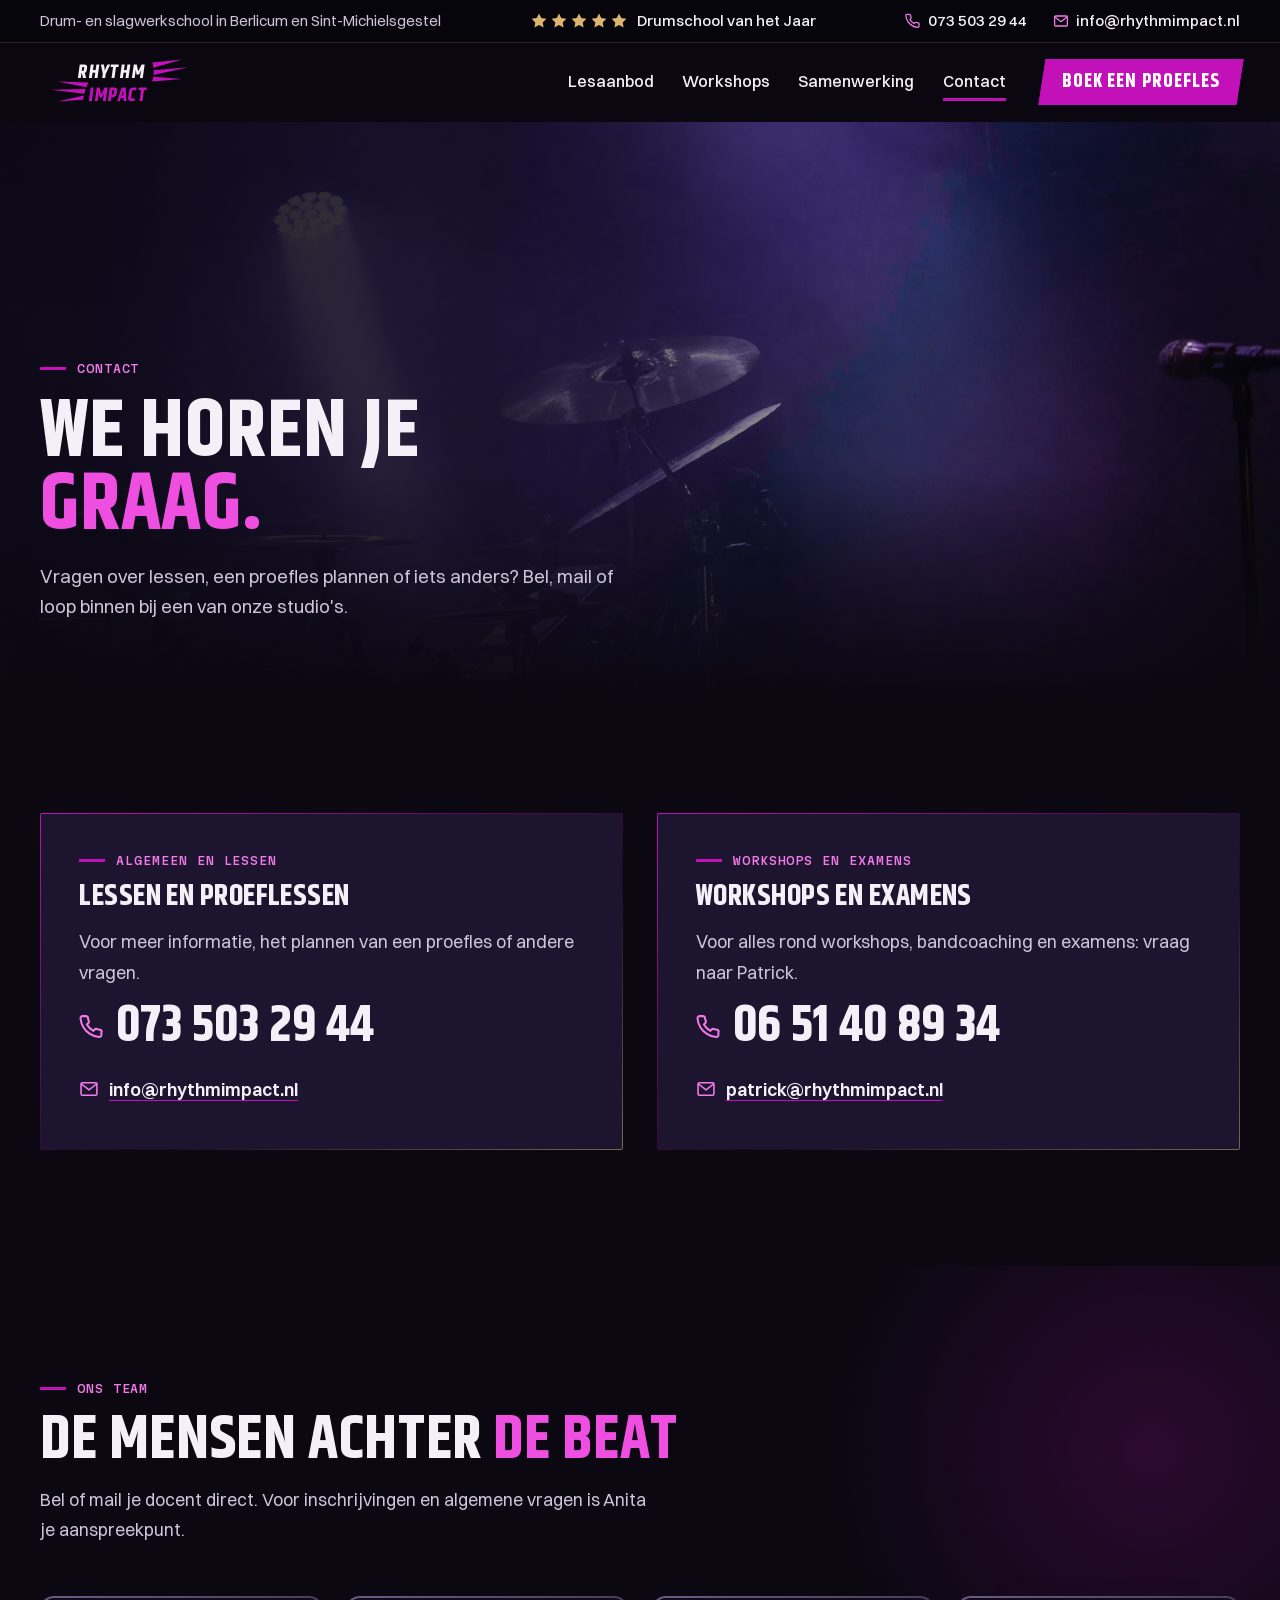
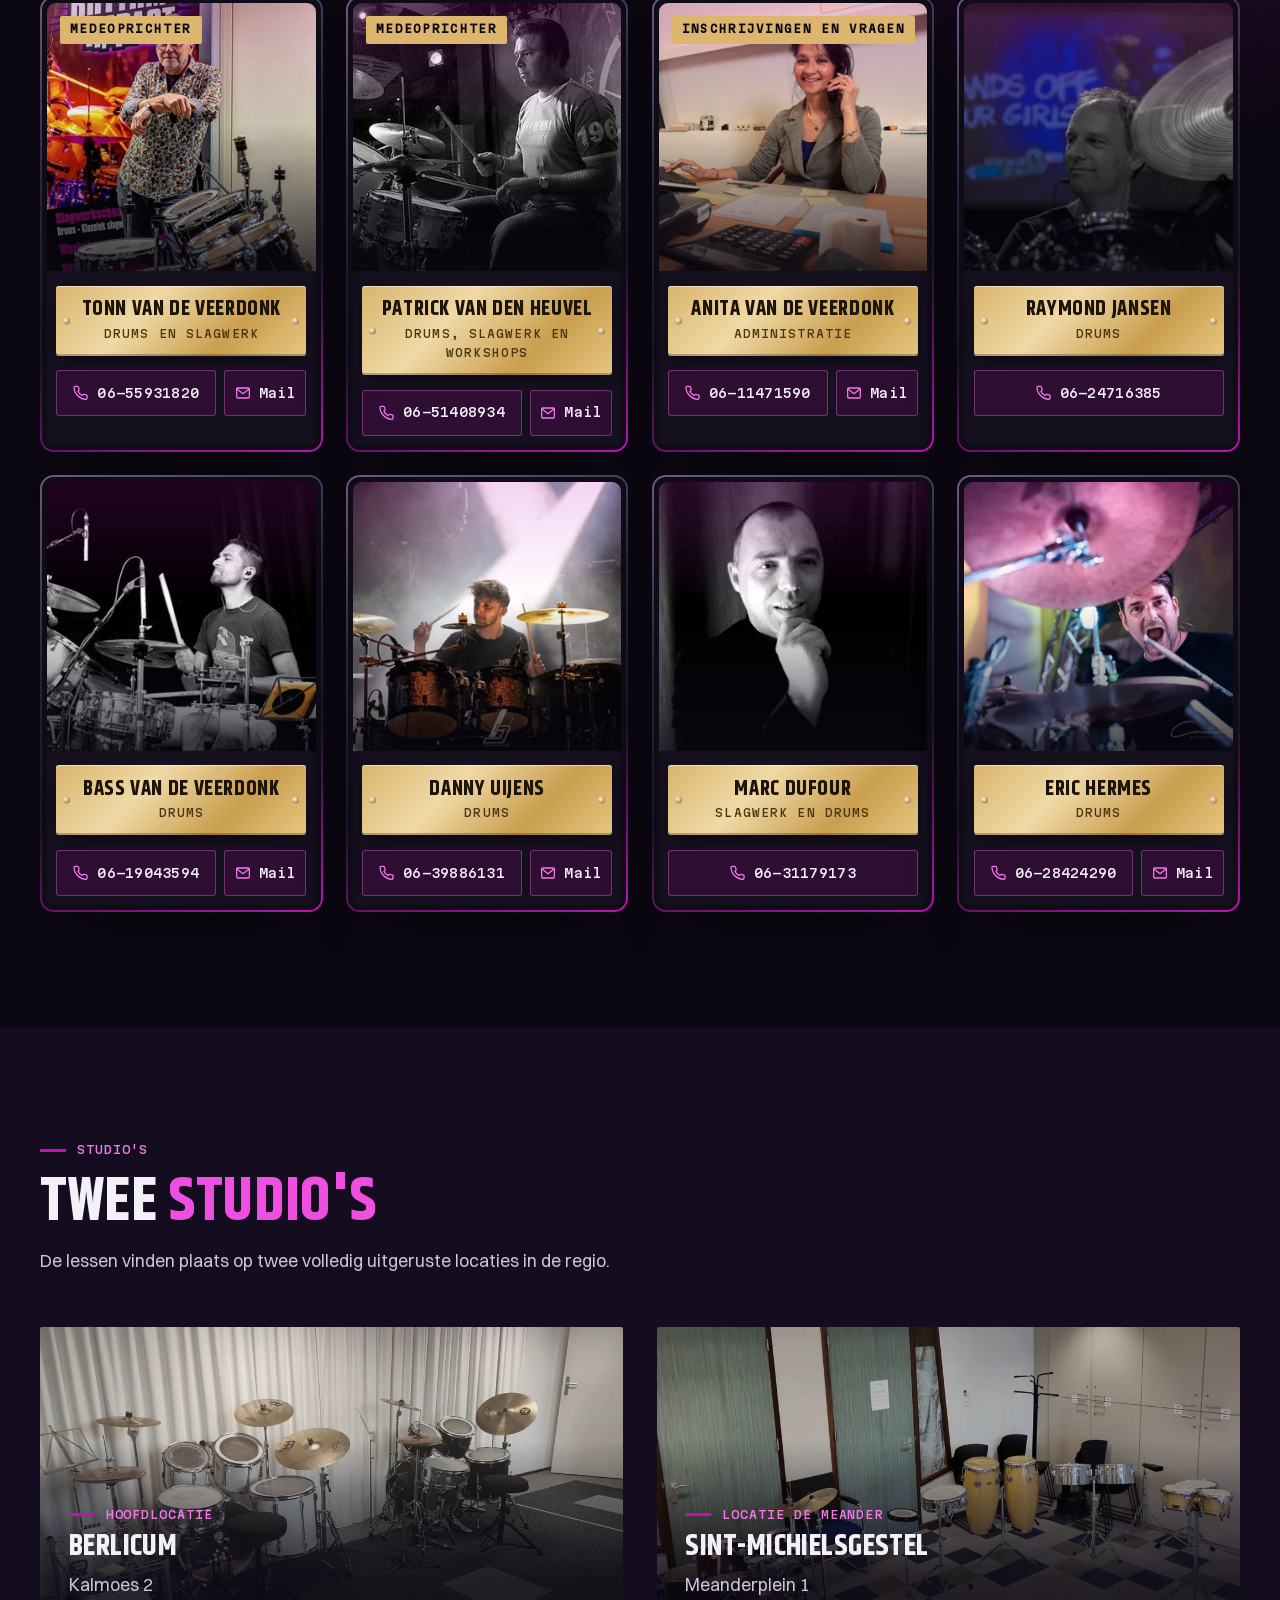
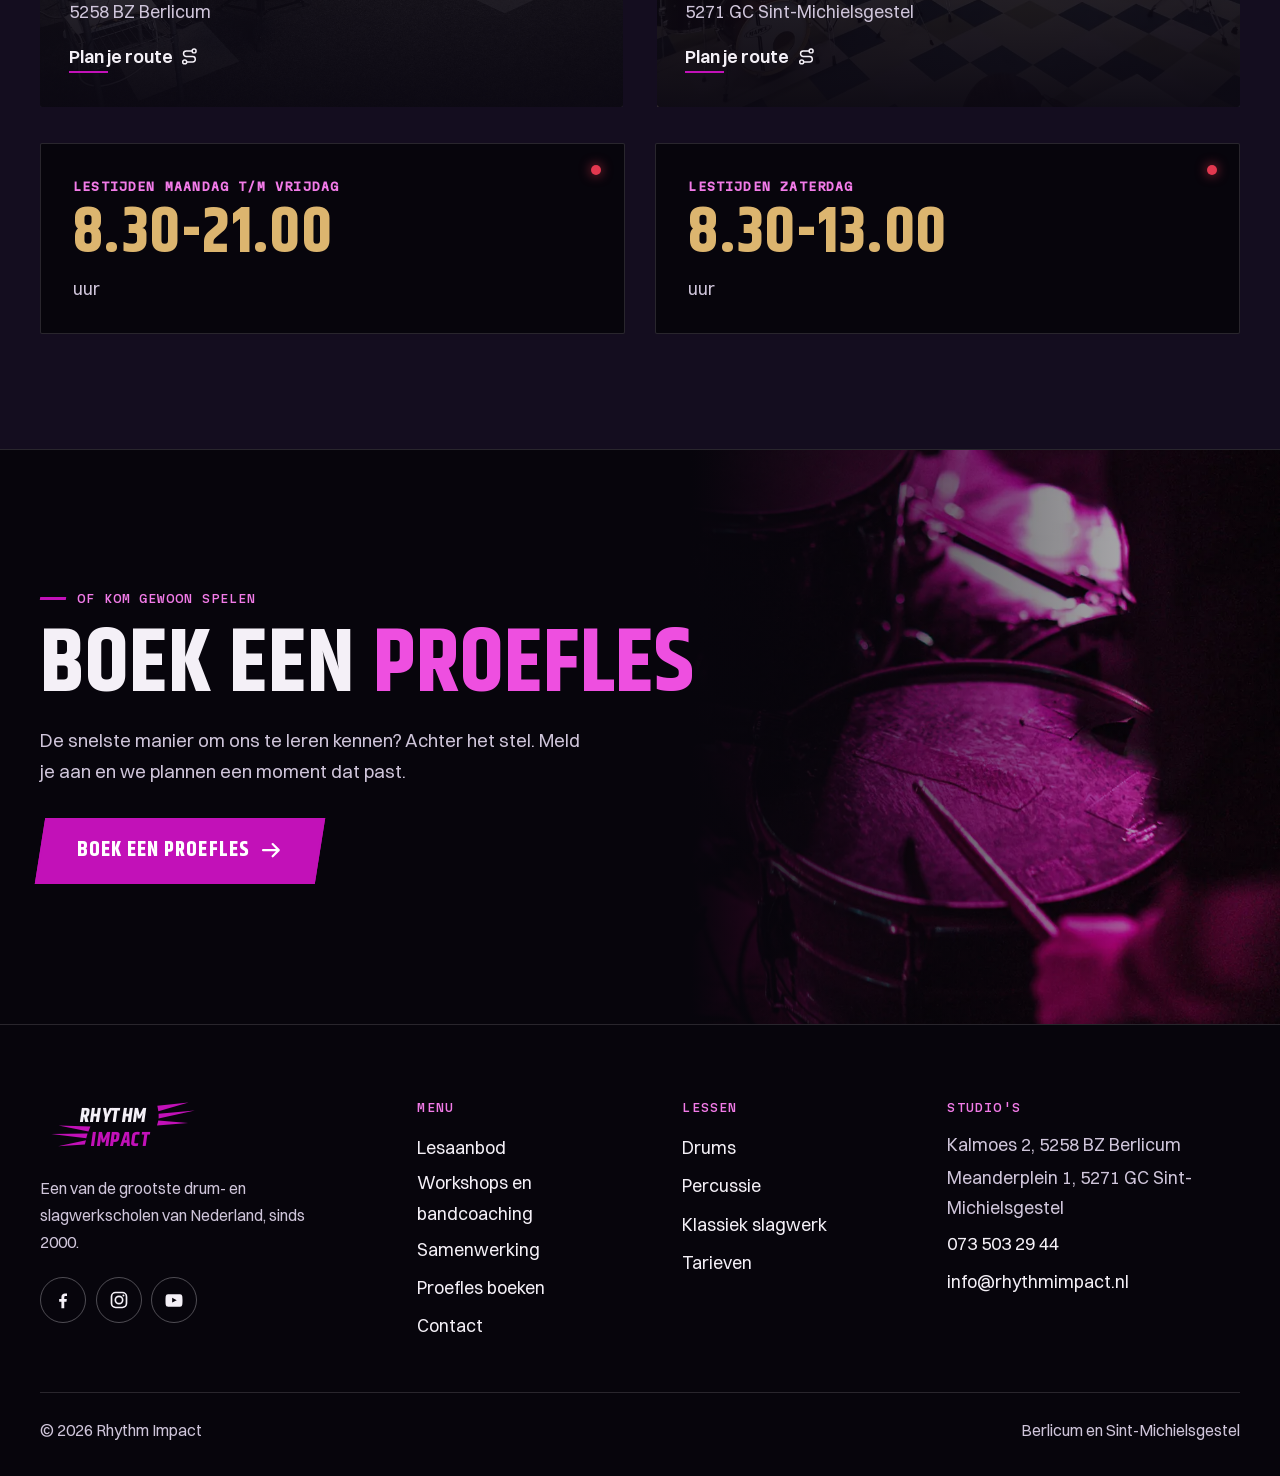
<file: contact.html>
<!DOCTYPE html>
<html lang="nl">
<head>
  <meta charset="UTF-8">
  <meta name="viewport" content="width=device-width, initial-scale=1">
  <title>Contact en studio's in Berlicum en Gestel | Rhythm Impact</title>
  <meta name="description" content="Bel 073 503 29 44 of mail info@rhythmimpact.nl. Studio's aan de Kalmoes 2 in Berlicum en het Meanderplein 1 in Sint-Michielsgestel.">
  <link rel="canonical" href="https://rhythmimpact.nl/contact.html">
  <meta property="og:type" content="website">
  <meta property="og:locale" content="nl_NL">
  <meta property="og:site_name" content="Rhythm Impact">
  <meta property="og:title" content="Contact en studio's in Berlicum en Gestel | Rhythm Impact">
  <meta property="og:description" content="Bel 073 503 29 44 of mail info@rhythmimpact.nl. Studio's aan de Kalmoes 2 in Berlicum en het Meanderplein 1 in Sint-Michielsgestel.">
  <meta property="og:url" content="https://rhythmimpact.nl/contact.html">
  <meta property="og:image" content="https://rhythmimpact.nl/assets/img/og-rhythm-impact.jpg">
  <meta name="twitter:card" content="summary_large_image">
  <meta name="theme-color" content="#0b0812">
  <link rel="icon" type="image/svg+xml" href="assets/favicon.svg">
  <link rel="apple-touch-icon" href="assets/apple-touch-icon.png">
  <link rel="preload" href="assets/fonts/khand-700.woff2" as="font" type="font/woff2" crossorigin>
  <link rel="preload" href="assets/fonts/switzer-400.woff2" as="font" type="font/woff2" crossorigin>
  
  <link rel="stylesheet" href="css/style.css?v=4">
  <script type="application/ld+json">
  {
    "@context": "https://schema.org",
    "@type": "ContactPage",
    "name": "Contact Rhythm Impact",
    "url": "https://rhythmimpact.nl/contact.html",
    "mainEntity": {
      "@type": ["EducationalOrganization", "LocalBusiness"],
      "@id": "https://rhythmimpact.nl/#school",
      "name": "Rhythm Impact",
      "telephone": "+31735032944",
      "email": "info@rhythmimpact.nl",
      "address": { "@type": "PostalAddress", "streetAddress": "Kalmoes 2", "postalCode": "5258 BZ", "addressLocality": "Berlicum", "addressCountry": "NL" },
      "contactPoint": [
        { "@type": "ContactPoint", "contactType": "Lessen en proeflessen", "telephone": "+31735032944", "email": "info@rhythmimpact.nl", "availableLanguage": "nl" },
        { "@type": "ContactPoint", "contactType": "Workshops, examens en groepen", "telephone": "+31651408934", "email": "patrick@rhythmimpact.nl", "availableLanguage": "nl" }
      ]
    }
  }
  </script>
</head>
<body>
  <a class="sla-over" href="#inhoud">Naar de inhoud</a>
  <div class="topbalk">
    <div class="wrap">
      <p class="topbalk-tekst">Drum- en slagwerkschool in Berlicum en Sint-Michielsgestel</p>
      <a class="topbalk-sterren" href="index.html#usp-kop" aria-label="Vijf sterren: uitgeroepen tot Drumschool van het Jaar">
        <span class="sterren"><svg viewBox="0 0 20 20" aria-hidden="true"><path d="M10 1.6l2.5 5.2 5.7.8-4.1 4 1 5.6L10 14.5l-5.1 2.7 1-5.6-4.1-4 5.7-.8z"/></svg><svg viewBox="0 0 20 20" aria-hidden="true"><path d="M10 1.6l2.5 5.2 5.7.8-4.1 4 1 5.6L10 14.5l-5.1 2.7 1-5.6-4.1-4 5.7-.8z"/></svg><svg viewBox="0 0 20 20" aria-hidden="true"><path d="M10 1.6l2.5 5.2 5.7.8-4.1 4 1 5.6L10 14.5l-5.1 2.7 1-5.6-4.1-4 5.7-.8z"/></svg><svg viewBox="0 0 20 20" aria-hidden="true"><path d="M10 1.6l2.5 5.2 5.7.8-4.1 4 1 5.6L10 14.5l-5.1 2.7 1-5.6-4.1-4 5.7-.8z"/></svg><svg viewBox="0 0 20 20" aria-hidden="true"><path d="M10 1.6l2.5 5.2 5.7.8-4.1 4 1 5.6L10 14.5l-5.1 2.7 1-5.6-4.1-4 5.7-.8z"/></svg></span><span>Drumschool van het Jaar</span>
      </a>
      <div class="topbalk-links">
        <a href="tel:+31735032944"><svg class="icoon" aria-hidden="true"><use href="assets/iconen.svg#i-telefoon"/></svg>073 503 29 44</a>
        <a href="mailto:info@rhythmimpact.nl"><svg class="icoon" aria-hidden="true"><use href="assets/iconen.svg#i-mail"/></svg>info@rhythmimpact.nl</a>
      </div>
    </div>
  </div>

  <header class="kop" data-balk>
    <div class="kop-binnen">
      <a class="logo" href="index.html" aria-label="Rhythm Impact, naar de homepage">
        <svg viewBox="0 0 268 78" aria-hidden="true" style="height:46px;width:auto">
          <g transform="skewX(-8)" transform-origin="center">
            <g fill="#c211b8">
              <polygon points="186,6 236,1 189,15"/>
              <polygon points="190,19 248,14 191,27"/>
              <polygon points="191,30 240,34 190,38"/>
              <polygon points="82,40 30,38 80,48"/>
              <polygon points="79,51 20,52 78,59"/>
              <polygon points="78,62 34,72 77,69"/>
            </g>
            <text x="62" y="33" font-family="Khand, sans-serif" font-weight="700" font-size="33" letter-spacing="1" fill="#f4f0f7">RHYTHM</text>
            <text x="86" y="71" font-family="Khand, sans-serif" font-weight="700" font-size="33" letter-spacing="1" fill="#c211b8">IMPACT</text>
          </g>
        </svg>
      </a>
      <nav class="hoofdnav" aria-label="Hoofdmenu">
        <a href="lesaanbod.html">Lesaanbod</a>
        <a href="workshops.html">Workshops</a>
        <a href="samenwerking.html">Samenwerking</a>
        <a href="contact.html" aria-current="page">Contact</a>
        <a class="knop knop-klein" href="proefles.html">Boek een proefles</a>
      </nav>
      <button class="menuknop" type="button" aria-expanded="false" aria-controls="mobiel-menu" aria-label="Menu openen" data-menuknop>
        <svg class="icoon open" aria-hidden="true"><use href="assets/iconen.svg#i-menu"/></svg><svg class="icoon sluit" aria-hidden="true"><use href="assets/iconen.svg#i-sluit"/></svg>
      </button>
    </div>
  </header>

  <div class="mobiel-menu" id="mobiel-menu" data-menu>
    <a href="index.html"><i>01</i>Home</a>
    <a href="lesaanbod.html"><i>02</i>Lesaanbod</a>
    <a href="workshops.html"><i>03</i>Workshops</a>
    <a href="samenwerking.html"><i>04</i>Samenwerking</a>
    <a href="contact.html" aria-current="page"><i>05</i>Contact</a>
    <a class="knop knop-groot" href="proefles.html">Boek een proefles <svg class="icoon" aria-hidden="true"><use href="assets/iconen.svg#i-pijl"/></svg></a>
    <div class="menu-voet">
      <a href="tel:+31735032944"><svg class="icoon" aria-hidden="true"><use href="assets/iconen.svg#i-telefoon"/></svg>073 503 29 44</a>
      <a href="mailto:info@rhythmimpact.nl"><svg class="icoon" aria-hidden="true"><use href="assets/iconen.svg#i-mail"/></svg>info@rhythmimpact.nl</a>
    </div>
  </div>

<main id="inhoud">

  <section class="paginakop" aria-label="Contact">
    <figure class="paginakop-beeld"><img src="assets/img/ph-contact-2000.webp" srcset="assets/img/ph-contact-1000.webp 1000w, assets/img/ph-contact-2000.webp 2000w" sizes="100vw" width="2000" height="1333" fetchpriority="high" alt="Drumstel op een donker podium onder een paarse spot"></figure>
    <div class="wrap" data-rev>
      <span class="eyebrow">Contact</span>
      <h1><span class="regel">We horen je</span><span class="regel"><span class="accent">graag.</span></span></h1>
      <p class="lead">Vragen over lessen, een proefles plannen of iets anders? Bel, mail of loop binnen bij een van onze studio's.</p>
    </div>
  </section>

  <section class="sectie" aria-labelledby="bel-kop">
    <div class="wrap">
      <h2 id="bel-kop" class="visueel-verborgen">Bellen of mailen</h2>
      <div class="contactkaarten" data-rev data-stagger>
        <div class="contactkaart">
          <span class="eyebrow">Algemeen en lessen</span>
          <h3>Lessen en proeflessen</h3>
          <p>Voor meer informatie, het plannen van een proefles of andere vragen.</p>
          <a class="groot-nummer" href="tel:+31735032944"><svg class="icoon" aria-hidden="true"><use href="assets/iconen.svg#i-telefoon"/></svg>073 503 29 44</a>
          <a class="contact-mail" href="mailto:info@rhythmimpact.nl"><svg class="icoon" aria-hidden="true"><use href="assets/iconen.svg#i-mail"/></svg>info@rhythmimpact.nl</a>
        </div>
        <div class="contactkaart">
          <span class="eyebrow">Workshops en examens</span>
          <h3>Workshops en examens</h3>
          <p>Voor alles rond workshops, bandcoaching en examens: vraag naar Patrick.</p>
          <a class="groot-nummer" href="tel:+31651408934"><svg class="icoon" aria-hidden="true"><use href="assets/iconen.svg#i-telefoon"/></svg>06 51 40 89 34</a>
          <a class="contact-mail" href="mailto:patrick@rhythmimpact.nl"><svg class="icoon" aria-hidden="true"><use href="assets/iconen.svg#i-mail"/></svg>patrick@rhythmimpact.nl</a>
        </div>
      </div>
    </div>
  </section>

  <section class="sectie team-sectie" aria-labelledby="team-kop">
    <div class="wrap">
      <div class="sectiekop" data-rev>
        <span class="eyebrow">Ons team</span>
        <h2 id="team-kop">De mensen achter <span class="accent">de beat</span></h2>
        <p>Bel of mail je docent direct. Voor inschrijvingen en algemene vragen is Anita je aanspreekpunt.</p>
      </div>
      <div class="teamraster" data-rev data-stagger>
        <article class="teamkaart" style="--i:0">
          <div class="team-foto">
            <img src="assets/img/team-tonn-640.webp" srcset="assets/img/team-tonn-320.webp 320w, assets/img/team-tonn-640.webp 640w" sizes="(max-width: 640px) 76vw, (max-width: 1020px) 42vw, 22vw" width="640" height="640" loading="lazy" alt="Tonn van de Veerdonk, drums en slagwerk">
            <span class="team-spot" aria-hidden="true"></span>
            <span class="team-badge">Medeoprichter</span>
          </div>
          <div class="naamplaat">
            <span class="klink" aria-hidden="true"></span><span class="klink" aria-hidden="true"></span>
            <h3>Tonn van de Veerdonk</h3>
            <p>Drums en slagwerk</p>
          </div>
          <div class="team-acties"><a class="team-actie" href="tel:+31655931820"><svg class="icoon" aria-hidden="true"><use href="assets/iconen.svg#i-telefoon"/></svg><span>06-55931820</span></a><a class="team-actie" href="mailto:tonn@rhythmimpact.nl" aria-label="Mail Tonn"><svg class="icoon" aria-hidden="true"><use href="assets/iconen.svg#i-mail"/></svg><span>Mail</span></a></div>
        </article>
        <article class="teamkaart" style="--i:1">
          <div class="team-foto">
            <img src="assets/img/team-patrick-640.webp" srcset="assets/img/team-patrick-320.webp 320w, assets/img/team-patrick-640.webp 640w" sizes="(max-width: 640px) 76vw, (max-width: 1020px) 42vw, 22vw" width="640" height="640" loading="lazy" alt="Patrick van den Heuvel, drums, slagwerk en workshops">
            <span class="team-spot" aria-hidden="true"></span>
            <span class="team-badge">Medeoprichter</span>
          </div>
          <div class="naamplaat">
            <span class="klink" aria-hidden="true"></span><span class="klink" aria-hidden="true"></span>
            <h3>Patrick van den Heuvel</h3>
            <p>Drums, slagwerk en workshops</p>
          </div>
          <div class="team-acties"><a class="team-actie" href="tel:+31651408934"><svg class="icoon" aria-hidden="true"><use href="assets/iconen.svg#i-telefoon"/></svg><span>06-51408934</span></a><a class="team-actie" href="mailto:patrick@rhythmimpact.nl" aria-label="Mail Patrick"><svg class="icoon" aria-hidden="true"><use href="assets/iconen.svg#i-mail"/></svg><span>Mail</span></a></div>
        </article>
        <article class="teamkaart" style="--i:2">
          <div class="team-foto">
            <img src="assets/img/team-anita-640.webp" srcset="assets/img/team-anita-320.webp 320w, assets/img/team-anita-640.webp 640w" sizes="(max-width: 640px) 76vw, (max-width: 1020px) 42vw, 22vw" width="640" height="640" loading="lazy" alt="Anita van de Veerdonk, administratie">
            <span class="team-spot" aria-hidden="true"></span>
            <span class="team-badge">Inschrijvingen en vragen</span>
          </div>
          <div class="naamplaat">
            <span class="klink" aria-hidden="true"></span><span class="klink" aria-hidden="true"></span>
            <h3>Anita van de Veerdonk</h3>
            <p>Administratie</p>
          </div>
          <div class="team-acties"><a class="team-actie" href="tel:+31611471590"><svg class="icoon" aria-hidden="true"><use href="assets/iconen.svg#i-telefoon"/></svg><span>06-11471590</span></a><a class="team-actie" href="mailto:anita@rhythmimpact.nl" aria-label="Mail Anita"><svg class="icoon" aria-hidden="true"><use href="assets/iconen.svg#i-mail"/></svg><span>Mail</span></a></div>
        </article>
        <article class="teamkaart" style="--i:3">
          <div class="team-foto">
            <img src="assets/img/team-raymond-640.webp" srcset="assets/img/team-raymond-320.webp 320w, assets/img/team-raymond-640.webp 640w" sizes="(max-width: 640px) 76vw, (max-width: 1020px) 42vw, 22vw" width="640" height="640" loading="lazy" alt="Raymond Jansen, drums">
            <span class="team-spot" aria-hidden="true"></span>
            
          </div>
          <div class="naamplaat">
            <span class="klink" aria-hidden="true"></span><span class="klink" aria-hidden="true"></span>
            <h3>Raymond Jansen</h3>
            <p>Drums</p>
          </div>
          <div class="team-acties"><a class="team-actie" href="tel:+31624716385"><svg class="icoon" aria-hidden="true"><use href="assets/iconen.svg#i-telefoon"/></svg><span>06-24716385</span></a></div>
        </article>
        <article class="teamkaart" style="--i:4">
          <div class="team-foto">
            <img src="assets/img/team-bass-640.webp" srcset="assets/img/team-bass-320.webp 320w, assets/img/team-bass-640.webp 640w" sizes="(max-width: 640px) 76vw, (max-width: 1020px) 42vw, 22vw" width="640" height="640" loading="lazy" alt="Bass van de Veerdonk, drums">
            <span class="team-spot" aria-hidden="true"></span>
            
          </div>
          <div class="naamplaat">
            <span class="klink" aria-hidden="true"></span><span class="klink" aria-hidden="true"></span>
            <h3>Bass van de Veerdonk</h3>
            <p>Drums</p>
          </div>
          <div class="team-acties"><a class="team-actie" href="tel:+31619043594"><svg class="icoon" aria-hidden="true"><use href="assets/iconen.svg#i-telefoon"/></svg><span>06-19043594</span></a><a class="team-actie" href="mailto:mrbassche@gmail.com" aria-label="Mail Bass"><svg class="icoon" aria-hidden="true"><use href="assets/iconen.svg#i-mail"/></svg><span>Mail</span></a></div>
        </article>
        <article class="teamkaart" style="--i:5">
          <div class="team-foto">
            <img src="assets/img/team-danny-640.webp" srcset="assets/img/team-danny-320.webp 320w, assets/img/team-danny-640.webp 640w" sizes="(max-width: 640px) 76vw, (max-width: 1020px) 42vw, 22vw" width="640" height="640" loading="lazy" alt="Danny Uijens, drums">
            <span class="team-spot" aria-hidden="true"></span>
            
          </div>
          <div class="naamplaat">
            <span class="klink" aria-hidden="true"></span><span class="klink" aria-hidden="true"></span>
            <h3>Danny Uijens</h3>
            <p>Drums</p>
          </div>
          <div class="team-acties"><a class="team-actie" href="tel:+31639886131"><svg class="icoon" aria-hidden="true"><use href="assets/iconen.svg#i-telefoon"/></svg><span>06-39886131</span></a><a class="team-actie" href="mailto:Dionysius.drums@outlook.com" aria-label="Mail Danny"><svg class="icoon" aria-hidden="true"><use href="assets/iconen.svg#i-mail"/></svg><span>Mail</span></a></div>
        </article>
        <article class="teamkaart" style="--i:6">
          <div class="team-foto">
            <img src="assets/img/team-marc-640.webp" srcset="assets/img/team-marc-320.webp 320w, assets/img/team-marc-640.webp 640w" sizes="(max-width: 640px) 76vw, (max-width: 1020px) 42vw, 22vw" width="640" height="640" loading="lazy" alt="Marc Dufour, slagwerk en drums">
            <span class="team-spot" aria-hidden="true"></span>
            
          </div>
          <div class="naamplaat">
            <span class="klink" aria-hidden="true"></span><span class="klink" aria-hidden="true"></span>
            <h3>Marc Dufour</h3>
            <p>Slagwerk en drums</p>
          </div>
          <div class="team-acties"><a class="team-actie" href="tel:+31631179173"><svg class="icoon" aria-hidden="true"><use href="assets/iconen.svg#i-telefoon"/></svg><span>06-31179173</span></a></div>
        </article>
        <article class="teamkaart" style="--i:7">
          <div class="team-foto">
            <img src="assets/img/team-eric-640.webp" srcset="assets/img/team-eric-320.webp 320w, assets/img/team-eric-640.webp 640w" sizes="(max-width: 640px) 76vw, (max-width: 1020px) 42vw, 22vw" width="640" height="640" loading="lazy" alt="Eric Hermes, drums">
            <span class="team-spot" aria-hidden="true"></span>
            
          </div>
          <div class="naamplaat">
            <span class="klink" aria-hidden="true"></span><span class="klink" aria-hidden="true"></span>
            <h3>Eric Hermes</h3>
            <p>Drums</p>
          </div>
          <div class="team-acties"><a class="team-actie" href="tel:+31628424290"><svg class="icoon" aria-hidden="true"><use href="assets/iconen.svg#i-telefoon"/></svg><span>06-28424290</span></a><a class="team-actie" href="mailto:eric@isdrummer.nl" aria-label="Mail Eric"><svg class="icoon" aria-hidden="true"><use href="assets/iconen.svg#i-mail"/></svg><span>Mail</span></a></div>
        </article>
      </div>
    </div>
  </section>

  <section class="sectie fluweel" aria-labelledby="loc-kop">
    <div class="wrap">
      <div class="sectiekop" data-rev>
        <span class="eyebrow">Studio's</span>
        <h2 id="loc-kop">Twee <span class="accent">studio's</span></h2>
        <p>De lessen vinden plaats op twee volledig uitgeruste locaties in de regio.</p>
      </div>
      <div class="studios" data-rev data-stagger>
        <article class="studio">
          <img src="assets/img/studio-berlicum-1200.webp" width="1200" height="676" loading="lazy" alt="Drumstudio van Rhythm Impact in Berlicum">
          <div class="studio-tekst">
            <span class="eyebrow">Hoofdlocatie</span>
            <h3>Berlicum</h3>
            <address>Kalmoes 2<br>5258 BZ Berlicum</address>
            <a class="streep" href="https://www.google.com/maps/search/?api=1&amp;query=Kalmoes+2+5258+BZ+Berlicum" target="_blank" rel="noopener">Plan je route <svg class="icoon" aria-hidden="true"><use href="assets/iconen.svg#i-route"/></svg></a>
          </div>
        </article>
        <article class="studio">
          <img src="assets/img/studio-meander-1200.webp" width="1200" height="639" loading="lazy" alt="Lesstudio van Rhythm Impact in De Meander, Sint-Michielsgestel">
          <div class="studio-tekst">
            <span class="eyebrow">Locatie De Meander</span>
            <h3>Sint-Michielsgestel</h3>
            <address>Meanderplein 1<br>5271 GC Sint-Michielsgestel</address>
            <a class="streep" href="https://www.google.com/maps/search/?api=1&amp;query=Meanderplein+1+5271+GC+Sint-Michielsgestel" target="_blank" rel="noopener">Plan je route <svg class="icoon" aria-hidden="true"><use href="assets/iconen.svg#i-route"/></svg></a>
          </div>
        </article>
      </div>
      <div class="lestijden lestijden-contact" data-rev data-stagger>
        <div class="lestijd"><b>Lestijden maandag t/m vrijdag</b><span class="klokcijfers">8.30-21.00</span><span>uur</span></div>
        <div class="lestijd"><b>Lestijden zaterdag</b><span class="klokcijfers">8.30-13.00</span><span>uur</span></div>
      </div>
    </div>
  </section>

  <section class="slotband" aria-labelledby="slot-kop">
    <figure class="slotband-beeld" aria-hidden="true"><img src="assets/img/cta-vel-900.webp" width="900" height="1600" loading="lazy" alt=""></figure>
    <div class="wrap" data-rev>
      <span class="eyebrow">Of kom gewoon spelen</span>
      <h2 id="slot-kop">Boek een <span class="accent">proefles</span></h2>
      <p>De snelste manier om ons te leren kennen? Achter het stel. Meld je aan en we plannen een moment dat past.</p>
      <div class="held-knoppen">
        <a class="knop knop-groot" href="proefles.html">Boek een proefles <svg class="icoon" aria-hidden="true"><use href="assets/iconen.svg#i-pijl"/></svg></a>
      </div>
    </div>
  </section>
</main>

  <footer class="voet">
    <div class="voet-raster">
      <div class="voet-merk">
        <a class="logo" href="index.html" aria-label="Rhythm Impact, naar de homepage">
          <svg viewBox="0 0 268 78" aria-hidden="true" style="height:48px;width:auto">
          <g transform="skewX(-8)" transform-origin="center">
            <g fill="#c211b8">
              <polygon points="186,6 236,1 189,15"/>
              <polygon points="190,19 248,14 191,27"/>
              <polygon points="191,30 240,34 190,38"/>
              <polygon points="82,40 30,38 80,48"/>
              <polygon points="79,51 20,52 78,59"/>
              <polygon points="78,62 34,72 77,69"/>
            </g>
            <text x="62" y="33" font-family="Khand, sans-serif" font-weight="700" font-size="33" letter-spacing="1" fill="#f4f0f7">RHYTHM</text>
            <text x="86" y="71" font-family="Khand, sans-serif" font-weight="700" font-size="33" letter-spacing="1" fill="#c211b8">IMPACT</text>
          </g>
        </svg>
        </a>
        <p>Een van de grootste drum- en slagwerkscholen van Nederland, sinds 2000.</p>
        <div class="socials">
          <a href="https://www.facebook.com/slagwerkopleidingRhythmImpact/" target="_blank" rel="noopener" aria-label="Rhythm Impact op Facebook"><svg class="icoon" aria-hidden="true"><use href="assets/iconen.svg#i-facebook"/></svg></a>
          <a href="https://www.instagram.com/rhythmimpactslagwerkopl/" target="_blank" rel="noopener" aria-label="Rhythm Impact op Instagram"><svg class="icoon" aria-hidden="true"><use href="assets/iconen.svg#i-instagram"/></svg></a>
          <a href="https://www.youtube.com/user/rhythmimpact" target="_blank" rel="noopener" aria-label="Rhythm Impact op YouTube"><svg class="icoon" aria-hidden="true"><use href="assets/iconen.svg#i-youtube"/></svg></a>
        </div>
      </div>
      <div>
        <h2>Menu</h2>
        <ul>
          <li><a href="lesaanbod.html">Lesaanbod</a></li>
          <li><a href="workshops.html">Workshops en bandcoaching</a></li>
          <li><a href="samenwerking.html">Samenwerking</a></li>
          <li><a href="proefles.html">Proefles boeken</a></li>
          <li><a href="contact.html">Contact</a></li>
        </ul>
      </div>
      <div>
        <h2>Lessen</h2>
        <ul>
          <li><a href="lesaanbod.html#drums">Drums</a></li>
          <li><a href="lesaanbod.html#percussie">Percussie</a></li>
          <li><a href="lesaanbod.html#klassiek">Klassiek slagwerk</a></li>
          <li><a href="lesaanbod.html#tarieven">Tarieven</a></li>
        </ul>
      </div>
      <div>
        <h2>Studio's</h2>
        <ul>
          <li>Kalmoes 2, 5258 BZ Berlicum</li>
          <li>Meanderplein 1, 5271 GC Sint-Michielsgestel</li>
          <li><a href="tel:+31735032944">073 503 29 44</a></li>
          <li><a href="mailto:info@rhythmimpact.nl">info@rhythmimpact.nl</a></li>
        </ul>
      </div>
    </div>
    <div class="voet-onder">
      <span>&copy; <span data-jaar>2026</span> Rhythm Impact</span>
      <span>Berlicum en Sint-Michielsgestel</span>
    </div>
  </footer>

  <div class="actiebalk" data-mobielcta>
    <a class="knop" href="proefles.html">Boek een proefles</a>
    <a class="knop knop-lijn" href="contact.html">Contact</a>
  </div>

  <script src="js/main.js" defer></script>
</body>
</html>
</file>
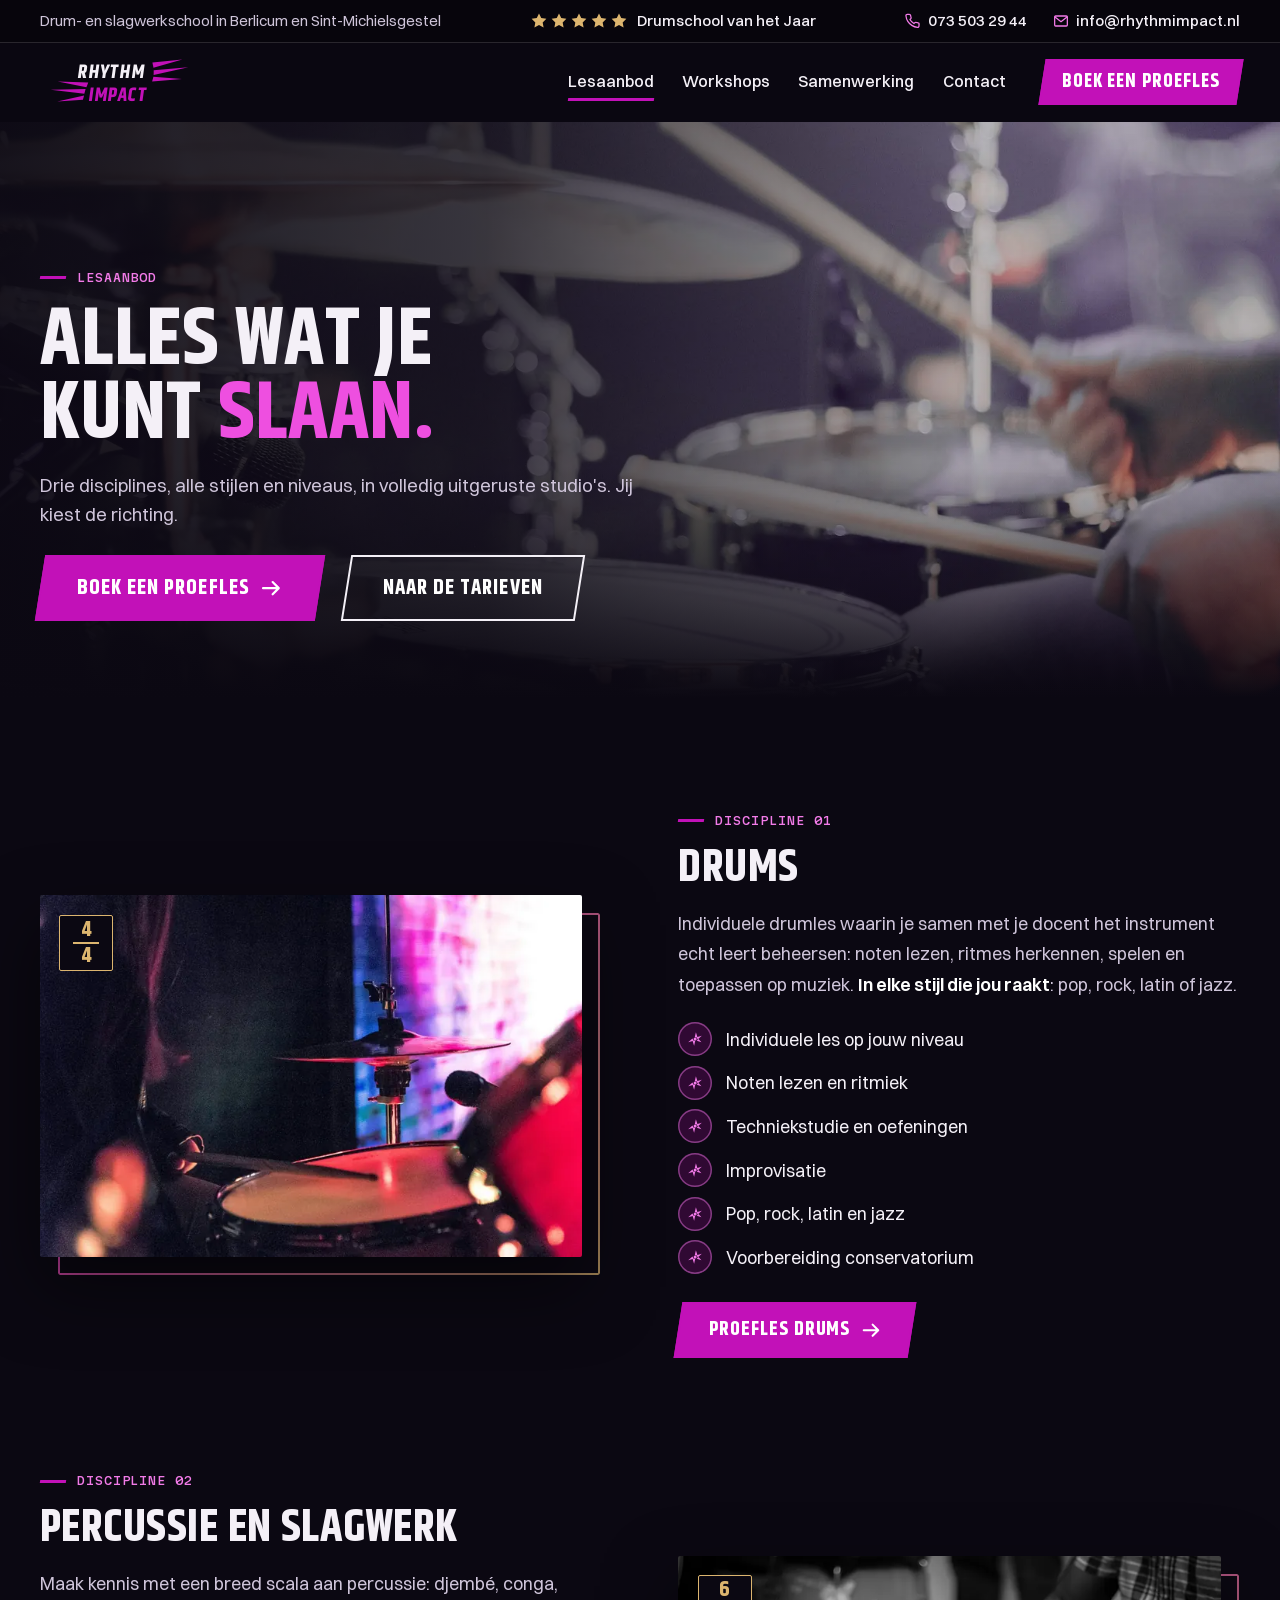
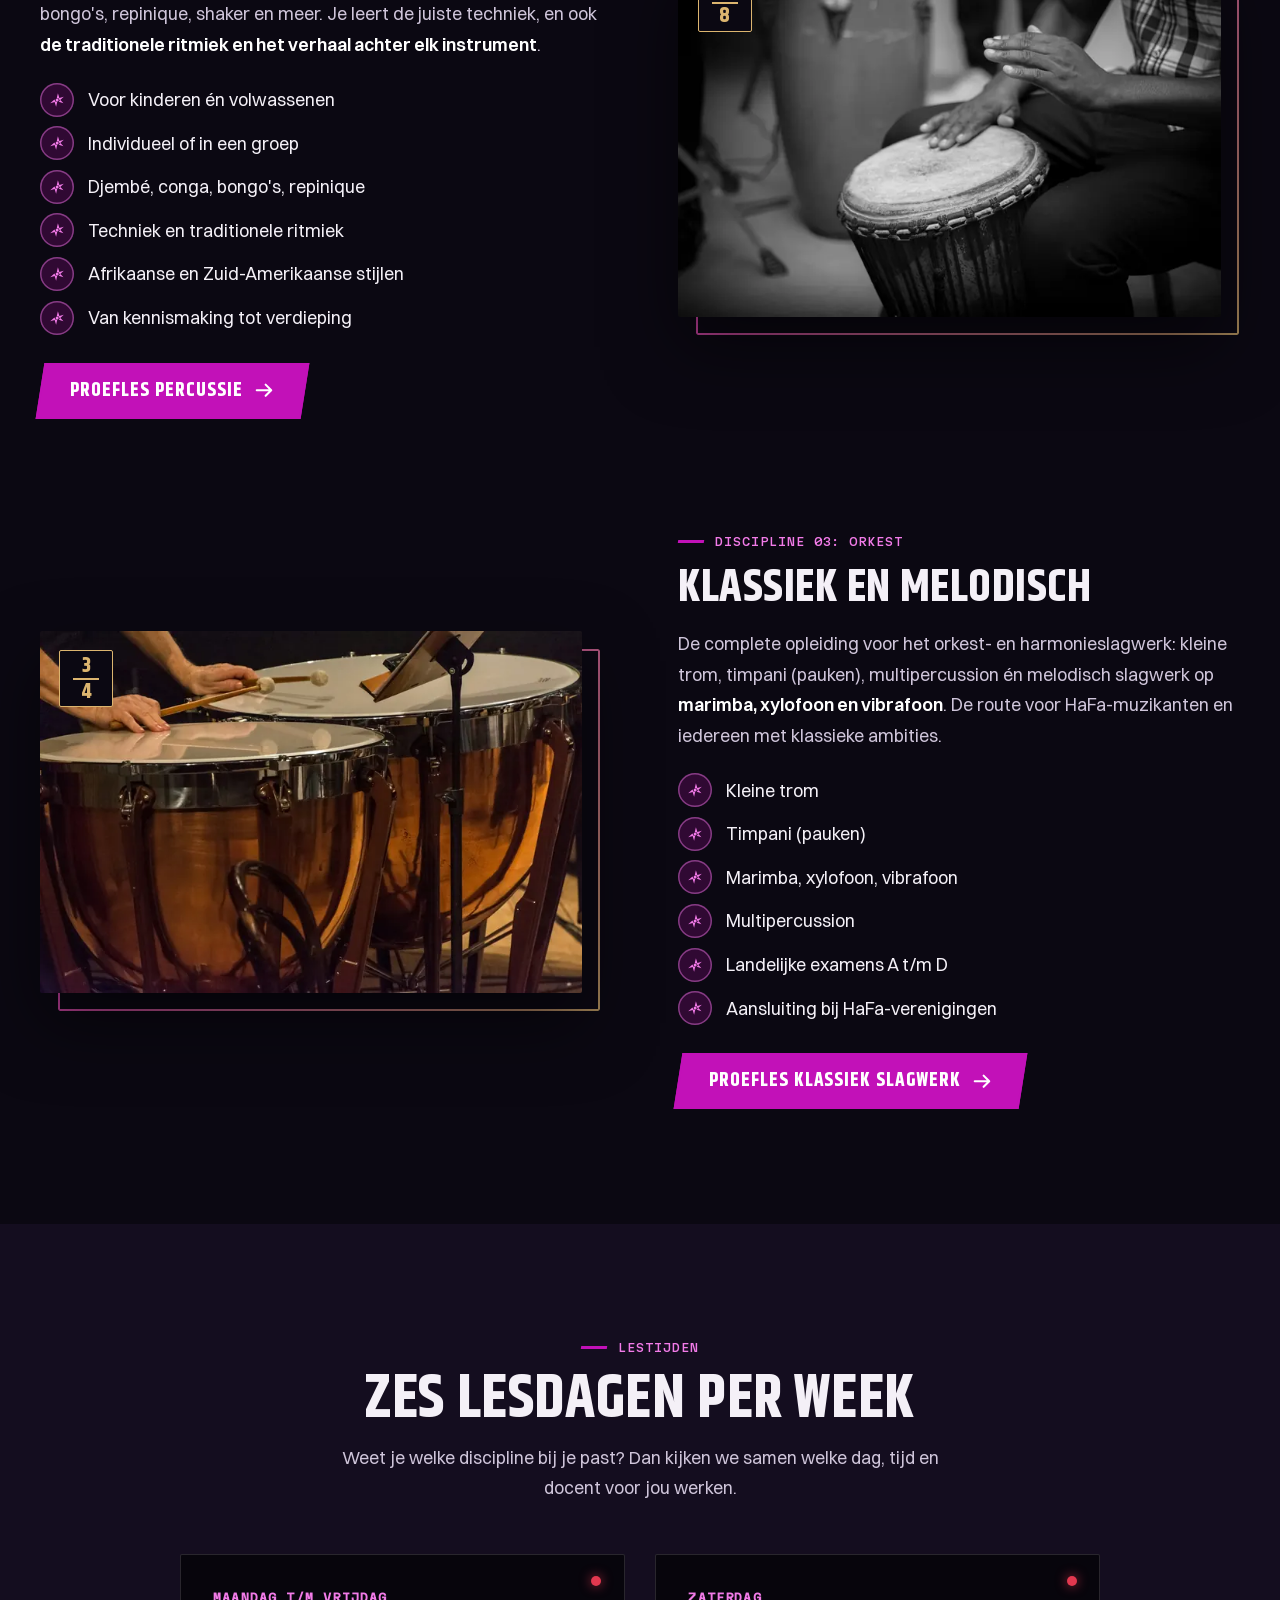
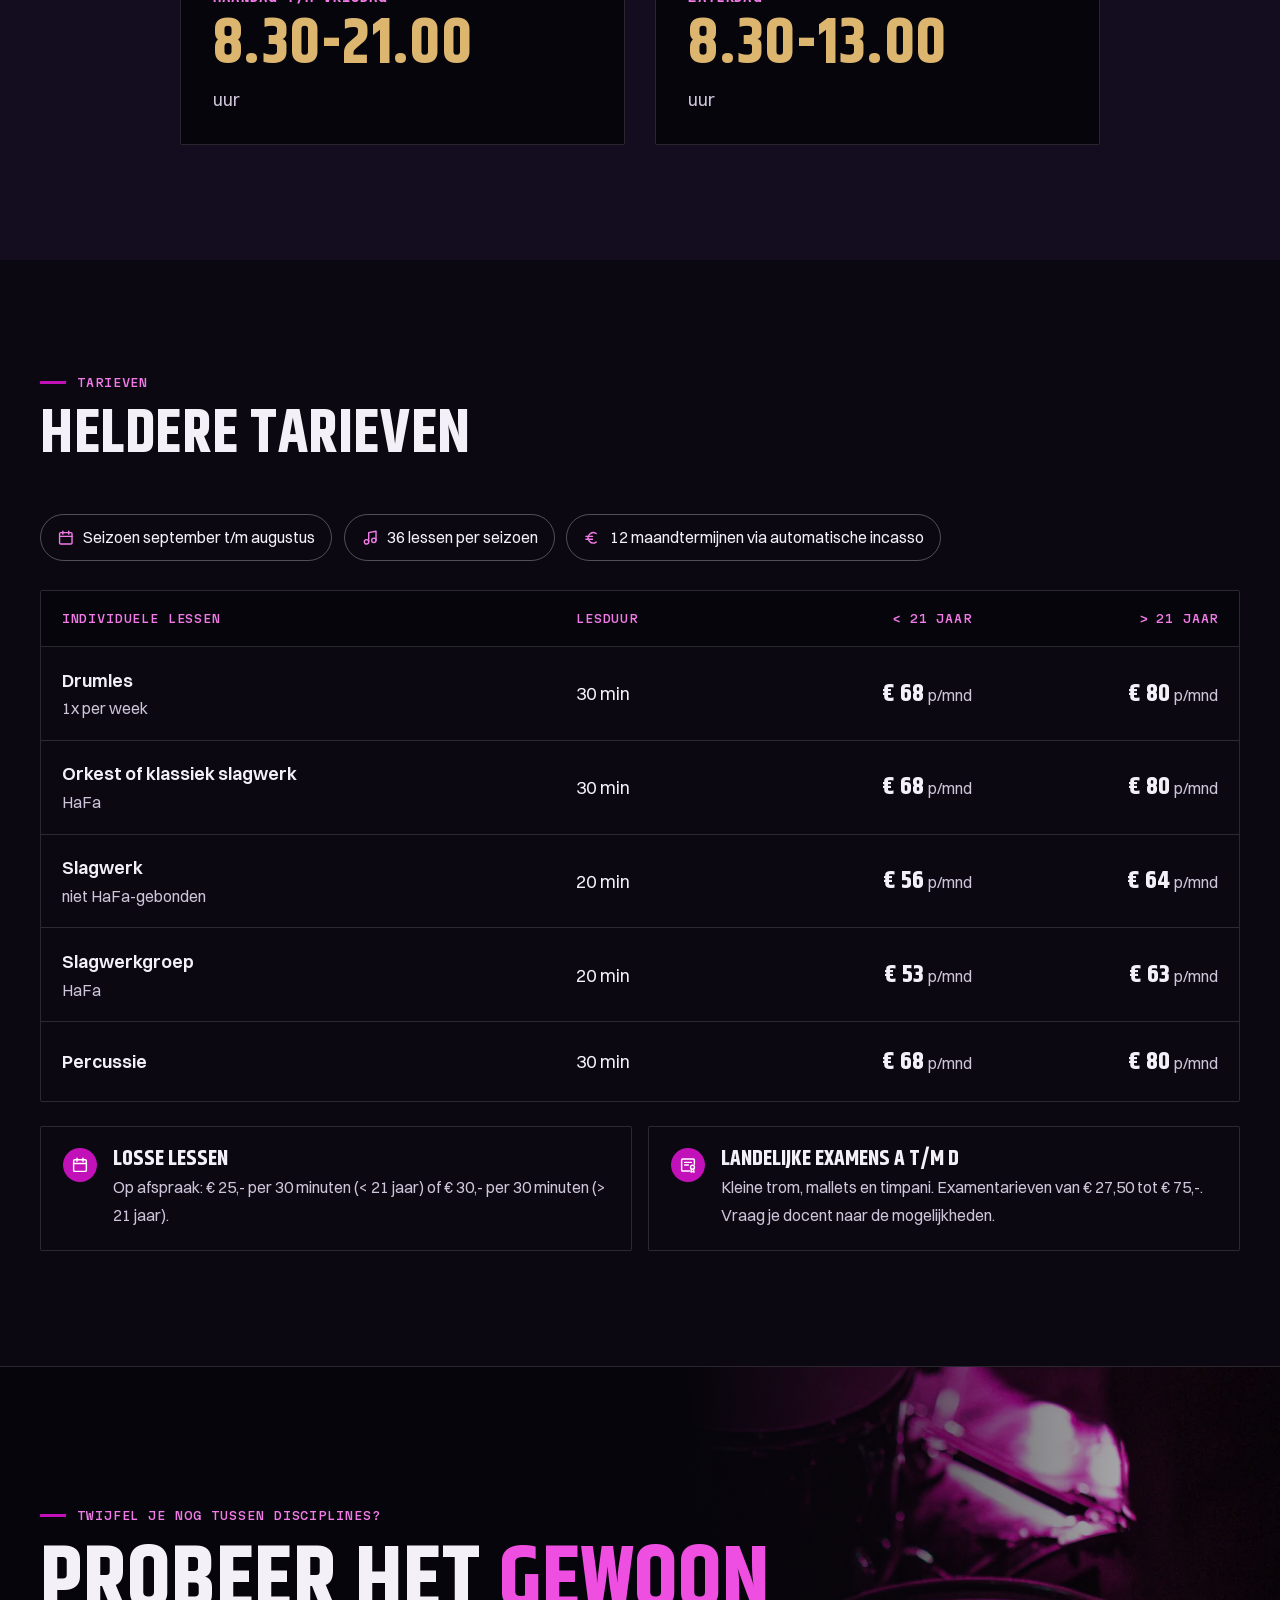
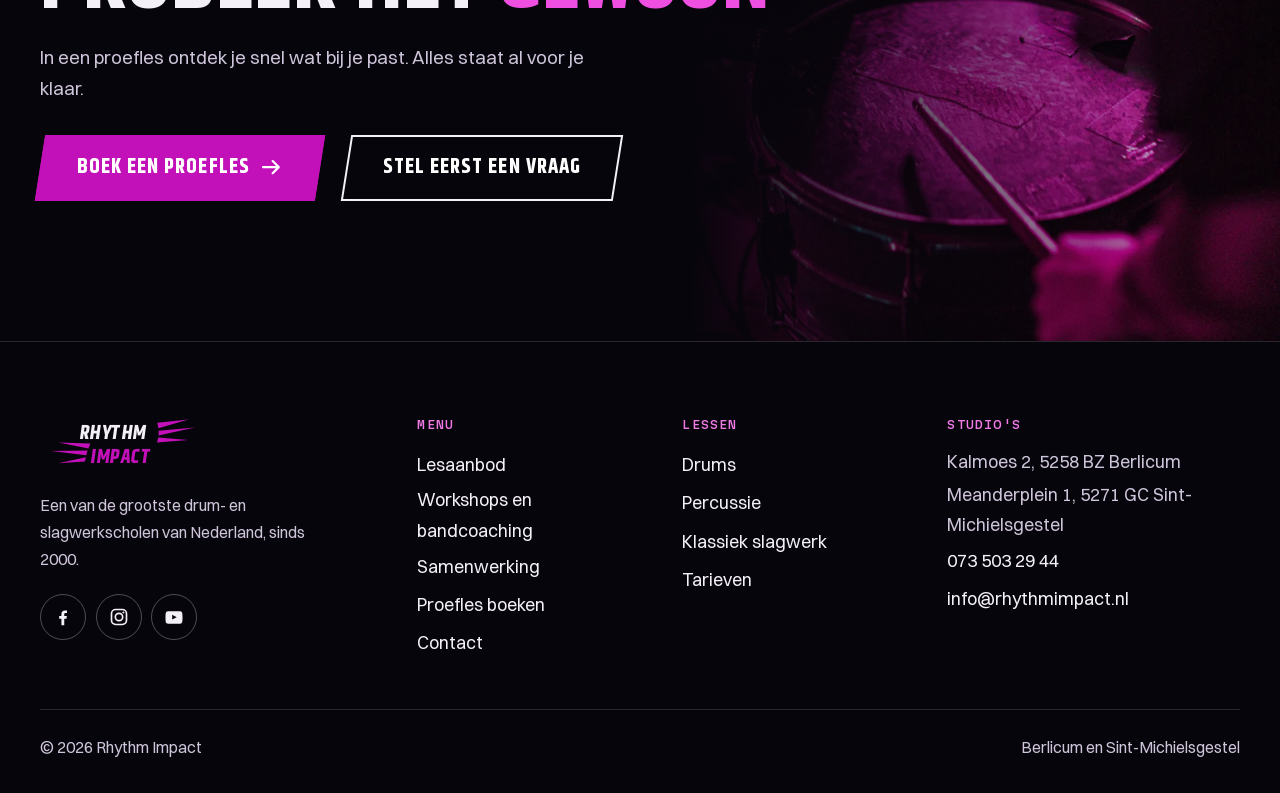
<file: lesaanbod.html>
<!DOCTYPE html>
<html lang="nl">
<head>
  <meta charset="UTF-8">
  <meta name="viewport" content="width=device-width, initial-scale=1">
  <title>Lesaanbod: drums, percussie en klassiek slagwerk | Rhythm Impact</title>
  <meta name="description" content="Drumles in elke stijl, percussie van djembé tot conga en klassiek slagwerk tot de landelijke examens. Bekijk lestijden en tarieven.">
  <link rel="canonical" href="https://rhythmimpact.nl/lesaanbod.html">
  <meta property="og:type" content="website">
  <meta property="og:locale" content="nl_NL">
  <meta property="og:site_name" content="Rhythm Impact">
  <meta property="og:title" content="Lesaanbod: drums, percussie en klassiek slagwerk | Rhythm Impact">
  <meta property="og:description" content="Drumles in elke stijl, percussie van djembé tot conga en klassiek slagwerk tot de landelijke examens. Bekijk lestijden en tarieven.">
  <meta property="og:url" content="https://rhythmimpact.nl/lesaanbod.html">
  <meta property="og:image" content="https://rhythmimpact.nl/assets/img/og-rhythm-impact.jpg">
  <meta name="twitter:card" content="summary_large_image">
  <meta name="theme-color" content="#0b0812">
  <link rel="icon" type="image/svg+xml" href="assets/favicon.svg">
  <link rel="apple-touch-icon" href="assets/apple-touch-icon.png">
  <link rel="preload" href="assets/fonts/khand-700.woff2" as="font" type="font/woff2" crossorigin>
  <link rel="preload" href="assets/fonts/switzer-400.woff2" as="font" type="font/woff2" crossorigin>
  
  <link rel="stylesheet" href="css/style.css?v=4">
  <script type="application/ld+json">
  {
    "@context": "https://schema.org",
    "@type": "ItemList",
    "name": "Lesaanbod Rhythm Impact",
    "itemListElement": [
      { "@type": "ListItem", "position": 1, "item": { "@type": "Course", "name": "Drumles", "description": "Individuele drumles in pop, rock, latin en jazz: noten lezen, techniek en improvisatie.", "provider": { "@type": "EducationalOrganization", "name": "Rhythm Impact", "@id": "https://rhythmimpact.nl/#school" } } },
      { "@type": "ListItem", "position": 2, "item": { "@type": "Course", "name": "Percussie en slagwerk", "description": "Djembé, conga, bongo's en repinique, individueel of in groepsverband.", "provider": { "@type": "EducationalOrganization", "name": "Rhythm Impact", "@id": "https://rhythmimpact.nl/#school" } } },
      { "@type": "ListItem", "position": 3, "item": { "@type": "Course", "name": "Orkest, klassiek en melodisch slagwerk", "description": "Kleine trom, pauken, multipercussion en melodisch slagwerk, met landelijke examens A t/m D.", "provider": { "@type": "EducationalOrganization", "name": "Rhythm Impact", "@id": "https://rhythmimpact.nl/#school" } } }
    ]
  }
  </script>
</head>
<body>
  <a class="sla-over" href="#inhoud">Naar de inhoud</a>
  <div class="topbalk">
    <div class="wrap">
      <p class="topbalk-tekst">Drum- en slagwerkschool in Berlicum en Sint-Michielsgestel</p>
      <a class="topbalk-sterren" href="index.html#usp-kop" aria-label="Vijf sterren: uitgeroepen tot Drumschool van het Jaar">
        <span class="sterren"><svg viewBox="0 0 20 20" aria-hidden="true"><path d="M10 1.6l2.5 5.2 5.7.8-4.1 4 1 5.6L10 14.5l-5.1 2.7 1-5.6-4.1-4 5.7-.8z"/></svg><svg viewBox="0 0 20 20" aria-hidden="true"><path d="M10 1.6l2.5 5.2 5.7.8-4.1 4 1 5.6L10 14.5l-5.1 2.7 1-5.6-4.1-4 5.7-.8z"/></svg><svg viewBox="0 0 20 20" aria-hidden="true"><path d="M10 1.6l2.5 5.2 5.7.8-4.1 4 1 5.6L10 14.5l-5.1 2.7 1-5.6-4.1-4 5.7-.8z"/></svg><svg viewBox="0 0 20 20" aria-hidden="true"><path d="M10 1.6l2.5 5.2 5.7.8-4.1 4 1 5.6L10 14.5l-5.1 2.7 1-5.6-4.1-4 5.7-.8z"/></svg><svg viewBox="0 0 20 20" aria-hidden="true"><path d="M10 1.6l2.5 5.2 5.7.8-4.1 4 1 5.6L10 14.5l-5.1 2.7 1-5.6-4.1-4 5.7-.8z"/></svg></span><span>Drumschool van het Jaar</span>
      </a>
      <div class="topbalk-links">
        <a href="tel:+31735032944"><svg class="icoon" aria-hidden="true"><use href="assets/iconen.svg#i-telefoon"/></svg>073 503 29 44</a>
        <a href="mailto:info@rhythmimpact.nl"><svg class="icoon" aria-hidden="true"><use href="assets/iconen.svg#i-mail"/></svg>info@rhythmimpact.nl</a>
      </div>
    </div>
  </div>

  <header class="kop" data-balk>
    <div class="kop-binnen">
      <a class="logo" href="index.html" aria-label="Rhythm Impact, naar de homepage">
        <svg viewBox="0 0 268 78" aria-hidden="true" style="height:46px;width:auto">
          <g transform="skewX(-8)" transform-origin="center">
            <g fill="#c211b8">
              <polygon points="186,6 236,1 189,15"/>
              <polygon points="190,19 248,14 191,27"/>
              <polygon points="191,30 240,34 190,38"/>
              <polygon points="82,40 30,38 80,48"/>
              <polygon points="79,51 20,52 78,59"/>
              <polygon points="78,62 34,72 77,69"/>
            </g>
            <text x="62" y="33" font-family="Khand, sans-serif" font-weight="700" font-size="33" letter-spacing="1" fill="#f4f0f7">RHYTHM</text>
            <text x="86" y="71" font-family="Khand, sans-serif" font-weight="700" font-size="33" letter-spacing="1" fill="#c211b8">IMPACT</text>
          </g>
        </svg>
      </a>
      <nav class="hoofdnav" aria-label="Hoofdmenu">
        <a href="lesaanbod.html" aria-current="page">Lesaanbod</a>
        <a href="workshops.html">Workshops</a>
        <a href="samenwerking.html">Samenwerking</a>
        <a href="contact.html">Contact</a>
        <a class="knop knop-klein" href="proefles.html">Boek een proefles</a>
      </nav>
      <button class="menuknop" type="button" aria-expanded="false" aria-controls="mobiel-menu" aria-label="Menu openen" data-menuknop>
        <svg class="icoon open" aria-hidden="true"><use href="assets/iconen.svg#i-menu"/></svg><svg class="icoon sluit" aria-hidden="true"><use href="assets/iconen.svg#i-sluit"/></svg>
      </button>
    </div>
  </header>

  <div class="mobiel-menu" id="mobiel-menu" data-menu>
    <a href="index.html"><i>01</i>Home</a>
    <a href="lesaanbod.html" aria-current="page"><i>02</i>Lesaanbod</a>
    <a href="workshops.html"><i>03</i>Workshops</a>
    <a href="samenwerking.html"><i>04</i>Samenwerking</a>
    <a href="contact.html"><i>05</i>Contact</a>
    <a class="knop knop-groot" href="proefles.html">Boek een proefles <svg class="icoon" aria-hidden="true"><use href="assets/iconen.svg#i-pijl"/></svg></a>
    <div class="menu-voet">
      <a href="tel:+31735032944"><svg class="icoon" aria-hidden="true"><use href="assets/iconen.svg#i-telefoon"/></svg>073 503 29 44</a>
      <a href="mailto:info@rhythmimpact.nl"><svg class="icoon" aria-hidden="true"><use href="assets/iconen.svg#i-mail"/></svg>info@rhythmimpact.nl</a>
    </div>
  </div>

<main id="inhoud">

  <section class="paginakop" aria-label="Lesaanbod">
    <figure class="paginakop-beeld"><img src="assets/img/ph-lesaanbod-2000.webp" srcset="assets/img/ph-lesaanbod-1000.webp 1000w, assets/img/ph-lesaanbod-2000.webp 2000w" sizes="100vw" width="2000" height="1333" fetchpriority="high" alt="Drummer speelt met twee stokken op snaredrum en bekkens, in paars licht"></figure>
    <div class="wrap" data-rev>
      <span class="eyebrow">Lesaanbod</span>
      <h1><span class="regel">Alles wat je</span><span class="regel">kunt <span class="accent">slaan.</span></span></h1>
      <p class="lead">Drie disciplines, alle stijlen en niveaus, in volledig uitgeruste studio's. Jij kiest de richting.</p>
      <div class="held-knoppen">
        <a class="knop knop-groot" href="proefles.html">Boek een proefles <svg class="icoon" aria-hidden="true"><use href="assets/iconen.svg#i-pijl"/></svg></a>
        <a class="knop knop-lijn knop-groot" href="#tarieven">Naar de tarieven</a>
      </div>
    </div>
  </section>

  <section class="sectie" aria-label="De drie disciplines">
    <div class="wrap disciplines">

      <article class="discipline" id="drums">
        <figure class="discipline-beeld" data-rev="links">
          <img src="assets/img/disc-drums-1200.webp" srcset="assets/img/disc-drums-700.webp 700w, assets/img/disc-drums-1200.webp 1200w" sizes="(max-width: 860px) 92vw, 560px" width="1200" height="800" loading="lazy" alt="Drummer achter een drumstel in rood en roze podiumlicht">
          <span class="maat" aria-hidden="true">4<i></i>4</span>
        </figure>
        <div class="discipline-tekst" data-rev>
          <span class="eyebrow">Discipline 01</span>
          <h2>Drums</h2>
          <p>Individuele drumles waarin je samen met je docent het instrument echt leert beheersen: noten lezen, ritmes herkennen, spelen en toepassen op muziek. <strong>In elke stijl die jou raakt</strong>: pop, rock, latin of jazz.</p>
          <ul class="inslaglijst">
            <li><span class="bol zacht"><svg class="icoon" aria-hidden="true"><use href="assets/iconen.svg#i-inslag"/></svg></span>Individuele les op jouw niveau</li>
            <li><span class="bol zacht"><svg class="icoon" aria-hidden="true"><use href="assets/iconen.svg#i-inslag"/></svg></span>Noten lezen en ritmiek</li>
            <li><span class="bol zacht"><svg class="icoon" aria-hidden="true"><use href="assets/iconen.svg#i-inslag"/></svg></span>Techniekstudie en oefeningen</li>
            <li><span class="bol zacht"><svg class="icoon" aria-hidden="true"><use href="assets/iconen.svg#i-inslag"/></svg></span>Improvisatie</li>
            <li><span class="bol zacht"><svg class="icoon" aria-hidden="true"><use href="assets/iconen.svg#i-inslag"/></svg></span>Pop, rock, latin en jazz</li>
            <li><span class="bol zacht"><svg class="icoon" aria-hidden="true"><use href="assets/iconen.svg#i-inslag"/></svg></span>Voorbereiding conservatorium</li>
          </ul>
          <a class="knop" href="proefles.html">Proefles drums <svg class="icoon" aria-hidden="true"><use href="assets/iconen.svg#i-pijl"/></svg></a>
        </div>
      </article>

      <article class="discipline om" id="percussie">
        <figure class="discipline-beeld" data-rev="links">
          <img src="assets/img/disc-percussie-1200.webp" srcset="assets/img/disc-percussie-700.webp 700w, assets/img/disc-percussie-1200.webp 1200w" sizes="(max-width: 860px) 92vw, 560px" width="1200" height="800" loading="lazy" alt="Handen spelen op een djembé, in zwart-wit">
          <span class="maat" aria-hidden="true">6<i></i>8</span>
        </figure>
        <div class="discipline-tekst" data-rev>
          <span class="eyebrow">Discipline 02</span>
          <h2>Percussie en slagwerk</h2>
          <p>Maak kennis met een breed scala aan percussie: djembé, conga, bongo's, repinique, shaker en meer. Je leert de juiste techniek, en ook <strong>de traditionele ritmiek en het verhaal achter elk instrument</strong>.</p>
          <ul class="inslaglijst">
            <li><span class="bol zacht"><svg class="icoon" aria-hidden="true"><use href="assets/iconen.svg#i-inslag"/></svg></span>Voor kinderen én volwassenen</li>
            <li><span class="bol zacht"><svg class="icoon" aria-hidden="true"><use href="assets/iconen.svg#i-inslag"/></svg></span>Individueel of in een groep</li>
            <li><span class="bol zacht"><svg class="icoon" aria-hidden="true"><use href="assets/iconen.svg#i-inslag"/></svg></span>Djembé, conga, bongo's, repinique</li>
            <li><span class="bol zacht"><svg class="icoon" aria-hidden="true"><use href="assets/iconen.svg#i-inslag"/></svg></span>Techniek en traditionele ritmiek</li>
            <li><span class="bol zacht"><svg class="icoon" aria-hidden="true"><use href="assets/iconen.svg#i-inslag"/></svg></span>Afrikaanse en Zuid-Amerikaanse stijlen</li>
            <li><span class="bol zacht"><svg class="icoon" aria-hidden="true"><use href="assets/iconen.svg#i-inslag"/></svg></span>Van kennismaking tot verdieping</li>
          </ul>
          <a class="knop" href="proefles.html">Proefles percussie <svg class="icoon" aria-hidden="true"><use href="assets/iconen.svg#i-pijl"/></svg></a>
        </div>
      </article>

      <article class="discipline" id="klassiek">
        <figure class="discipline-beeld" data-rev="links">
          <img src="assets/img/disc-klassiek-1200.webp" srcset="assets/img/disc-klassiek-700.webp 700w, assets/img/disc-klassiek-1200.webp 1200w" sizes="(max-width: 860px) 92vw, 560px" width="1200" height="800" loading="lazy" alt="Slagwerker speelt met mallets op koperen pauken">
          <span class="maat" aria-hidden="true">3<i></i>4</span>
        </figure>
        <div class="discipline-tekst" data-rev>
          <span class="eyebrow">Discipline 03: orkest</span>
          <h2>Klassiek en melodisch</h2>
          <p>De complete opleiding voor het orkest- en harmonieslagwerk: kleine trom, timpani (pauken), multipercussion én melodisch slagwerk op <strong>marimba, xylofoon en vibrafoon</strong>. De route voor HaFa-muzikanten en iedereen met klassieke ambities.</p>
          <ul class="inslaglijst">
            <li><span class="bol zacht"><svg class="icoon" aria-hidden="true"><use href="assets/iconen.svg#i-inslag"/></svg></span>Kleine trom</li>
            <li><span class="bol zacht"><svg class="icoon" aria-hidden="true"><use href="assets/iconen.svg#i-inslag"/></svg></span>Timpani (pauken)</li>
            <li><span class="bol zacht"><svg class="icoon" aria-hidden="true"><use href="assets/iconen.svg#i-inslag"/></svg></span>Marimba, xylofoon, vibrafoon</li>
            <li><span class="bol zacht"><svg class="icoon" aria-hidden="true"><use href="assets/iconen.svg#i-inslag"/></svg></span>Multipercussion</li>
            <li><span class="bol zacht"><svg class="icoon" aria-hidden="true"><use href="assets/iconen.svg#i-inslag"/></svg></span>Landelijke examens A t/m D</li>
            <li><span class="bol zacht"><svg class="icoon" aria-hidden="true"><use href="assets/iconen.svg#i-inslag"/></svg></span>Aansluiting bij HaFa-verenigingen</li>
          </ul>
          <a class="knop" href="proefles.html">Proefles klassiek slagwerk <svg class="icoon" aria-hidden="true"><use href="assets/iconen.svg#i-pijl"/></svg></a>
        </div>
      </article>

    </div>
  </section>

  <section class="sectie fluweel" aria-labelledby="tijden-kop">
    <div class="wrap">
      <div class="sectiekop midden" data-rev>
        <span class="eyebrow">Lestijden</span>
        <h2 id="tijden-kop">Zes lesdagen per week</h2>
        <p>Weet je welke discipline bij je past? Dan kijken we samen welke dag, tijd en docent voor jou werken.</p>
      </div>
      <div class="lestijden" data-rev data-stagger>
        <div class="lestijd"><b>Maandag t/m vrijdag</b><span class="klokcijfers">8.30-21.00</span><span>uur</span></div>
        <div class="lestijd"><b>Zaterdag</b><span class="klokcijfers">8.30-13.00</span><span>uur</span></div>
      </div>
    </div>
  </section>

  <section class="sectie" id="tarieven" aria-labelledby="tarief-kop">
    <div class="wrap">
      <div class="sectiekop" data-rev>
        <span class="eyebrow">Tarieven</span>
        <h2 id="tarief-kop">Heldere tarieven</h2>
      </div>
      <div class="seizoen" data-rev data-stagger>
        <span><svg class="icoon" aria-hidden="true"><use href="assets/iconen.svg#i-kalender"/></svg>Seizoen september t/m augustus</span>
        <span><svg class="icoon" aria-hidden="true"><use href="assets/iconen.svg#i-noot"/></svg>36 lessen per seizoen</span>
        <span><svg class="icoon" aria-hidden="true"><use href="assets/iconen.svg#i-euro"/></svg>12 maandtermijnen via automatische incasso</span>
      </div>
      <div class="tarieftabel-schil" data-rev tabindex="0" role="region" aria-label="Tarieventabel, scrolt horizontaal op een smal scherm">
        <table class="tarieftabel">
          <thead>
            <tr><th scope="col">Individuele lessen</th><th scope="col">Lesduur</th><th scope="col" class="num">&lt; 21 jaar</th><th scope="col" class="num">&gt; 21 jaar</th></tr>
          </thead>
          <tbody>
            <tr><th scope="row">Drumles<small>1x per week</small></th><td>30 min</td><td class="num prijs">&euro; 68<small>p/mnd</small></td><td class="num prijs">&euro; 80<small>p/mnd</small></td></tr>
            <tr><th scope="row">Orkest of klassiek slagwerk<small>HaFa</small></th><td>30 min</td><td class="num prijs">&euro; 68<small>p/mnd</small></td><td class="num prijs">&euro; 80<small>p/mnd</small></td></tr>
            <tr><th scope="row">Slagwerk<small>niet HaFa-gebonden</small></th><td>20 min</td><td class="num prijs">&euro; 56<small>p/mnd</small></td><td class="num prijs">&euro; 64<small>p/mnd</small></td></tr>
            <tr><th scope="row">Slagwerkgroep<small>HaFa</small></th><td>20 min</td><td class="num prijs">&euro; 53<small>p/mnd</small></td><td class="num prijs">&euro; 63<small>p/mnd</small></td></tr>
            <tr><th scope="row">Percussie</th><td>30 min</td><td class="num prijs">&euro; 68<small>p/mnd</small></td><td class="num prijs">&euro; 80<small>p/mnd</small></td></tr>
          </tbody>
        </table>
      </div>
      <div class="tarief-extra" data-rev data-stagger>
        <div><span class="bol"><svg class="icoon" aria-hidden="true"><use href="assets/iconen.svg#i-kalender"/></svg></span><div><b>Losse lessen</b><p>Op afspraak: &euro; 25,- per 30 minuten (&lt; 21 jaar) of &euro; 30,- per 30 minuten (&gt; 21 jaar).</p></div></div>
        <div><span class="bol"><svg class="icoon" aria-hidden="true"><use href="assets/iconen.svg#i-diploma"/></svg></span><div><b>Landelijke examens A t/m D</b><p>Kleine trom, mallets en timpani. Examentarieven van &euro; 27,50 tot &euro; 75,-. Vraag je docent naar de mogelijkheden.</p></div></div>
      </div>
    </div>
  </section>

  <section class="slotband" aria-labelledby="slot-kop">
    <figure class="slotband-beeld" aria-hidden="true"><img src="assets/img/cta-vel-900.webp" width="900" height="1600" loading="lazy" alt=""></figure>
    <div class="wrap" data-rev>
      <span class="eyebrow">Twijfel je nog tussen disciplines?</span>
      <h2 id="slot-kop">Probeer het <span class="accent">gewoon</span></h2>
      <p>In een proefles ontdek je snel wat bij je past. Alles staat al voor je klaar.</p>
      <div class="held-knoppen">
        <a class="knop knop-groot" href="proefles.html">Boek een proefles <svg class="icoon" aria-hidden="true"><use href="assets/iconen.svg#i-pijl"/></svg></a>
        <a class="knop knop-lijn knop-groot" href="contact.html">Stel eerst een vraag</a>
      </div>
    </div>
  </section>
</main>

  <footer class="voet">
    <div class="voet-raster">
      <div class="voet-merk">
        <a class="logo" href="index.html" aria-label="Rhythm Impact, naar de homepage">
          <svg viewBox="0 0 268 78" aria-hidden="true" style="height:48px;width:auto">
          <g transform="skewX(-8)" transform-origin="center">
            <g fill="#c211b8">
              <polygon points="186,6 236,1 189,15"/>
              <polygon points="190,19 248,14 191,27"/>
              <polygon points="191,30 240,34 190,38"/>
              <polygon points="82,40 30,38 80,48"/>
              <polygon points="79,51 20,52 78,59"/>
              <polygon points="78,62 34,72 77,69"/>
            </g>
            <text x="62" y="33" font-family="Khand, sans-serif" font-weight="700" font-size="33" letter-spacing="1" fill="#f4f0f7">RHYTHM</text>
            <text x="86" y="71" font-family="Khand, sans-serif" font-weight="700" font-size="33" letter-spacing="1" fill="#c211b8">IMPACT</text>
          </g>
        </svg>
        </a>
        <p>Een van de grootste drum- en slagwerkscholen van Nederland, sinds 2000.</p>
        <div class="socials">
          <a href="https://www.facebook.com/slagwerkopleidingRhythmImpact/" target="_blank" rel="noopener" aria-label="Rhythm Impact op Facebook"><svg class="icoon" aria-hidden="true"><use href="assets/iconen.svg#i-facebook"/></svg></a>
          <a href="https://www.instagram.com/rhythmimpactslagwerkopl/" target="_blank" rel="noopener" aria-label="Rhythm Impact op Instagram"><svg class="icoon" aria-hidden="true"><use href="assets/iconen.svg#i-instagram"/></svg></a>
          <a href="https://www.youtube.com/user/rhythmimpact" target="_blank" rel="noopener" aria-label="Rhythm Impact op YouTube"><svg class="icoon" aria-hidden="true"><use href="assets/iconen.svg#i-youtube"/></svg></a>
        </div>
      </div>
      <div>
        <h2>Menu</h2>
        <ul>
          <li><a href="lesaanbod.html">Lesaanbod</a></li>
          <li><a href="workshops.html">Workshops en bandcoaching</a></li>
          <li><a href="samenwerking.html">Samenwerking</a></li>
          <li><a href="proefles.html">Proefles boeken</a></li>
          <li><a href="contact.html">Contact</a></li>
        </ul>
      </div>
      <div>
        <h2>Lessen</h2>
        <ul>
          <li><a href="lesaanbod.html#drums">Drums</a></li>
          <li><a href="lesaanbod.html#percussie">Percussie</a></li>
          <li><a href="lesaanbod.html#klassiek">Klassiek slagwerk</a></li>
          <li><a href="lesaanbod.html#tarieven">Tarieven</a></li>
        </ul>
      </div>
      <div>
        <h2>Studio's</h2>
        <ul>
          <li>Kalmoes 2, 5258 BZ Berlicum</li>
          <li>Meanderplein 1, 5271 GC Sint-Michielsgestel</li>
          <li><a href="tel:+31735032944">073 503 29 44</a></li>
          <li><a href="mailto:info@rhythmimpact.nl">info@rhythmimpact.nl</a></li>
        </ul>
      </div>
    </div>
    <div class="voet-onder">
      <span>&copy; <span data-jaar>2026</span> Rhythm Impact</span>
      <span>Berlicum en Sint-Michielsgestel</span>
    </div>
  </footer>

  <div class="actiebalk" data-mobielcta>
    <a class="knop" href="proefles.html">Boek een proefles</a>
    <a class="knop knop-lijn" href="contact.html">Contact</a>
  </div>

  <script src="js/main.js" defer></script>
</body>
</html>
</file>
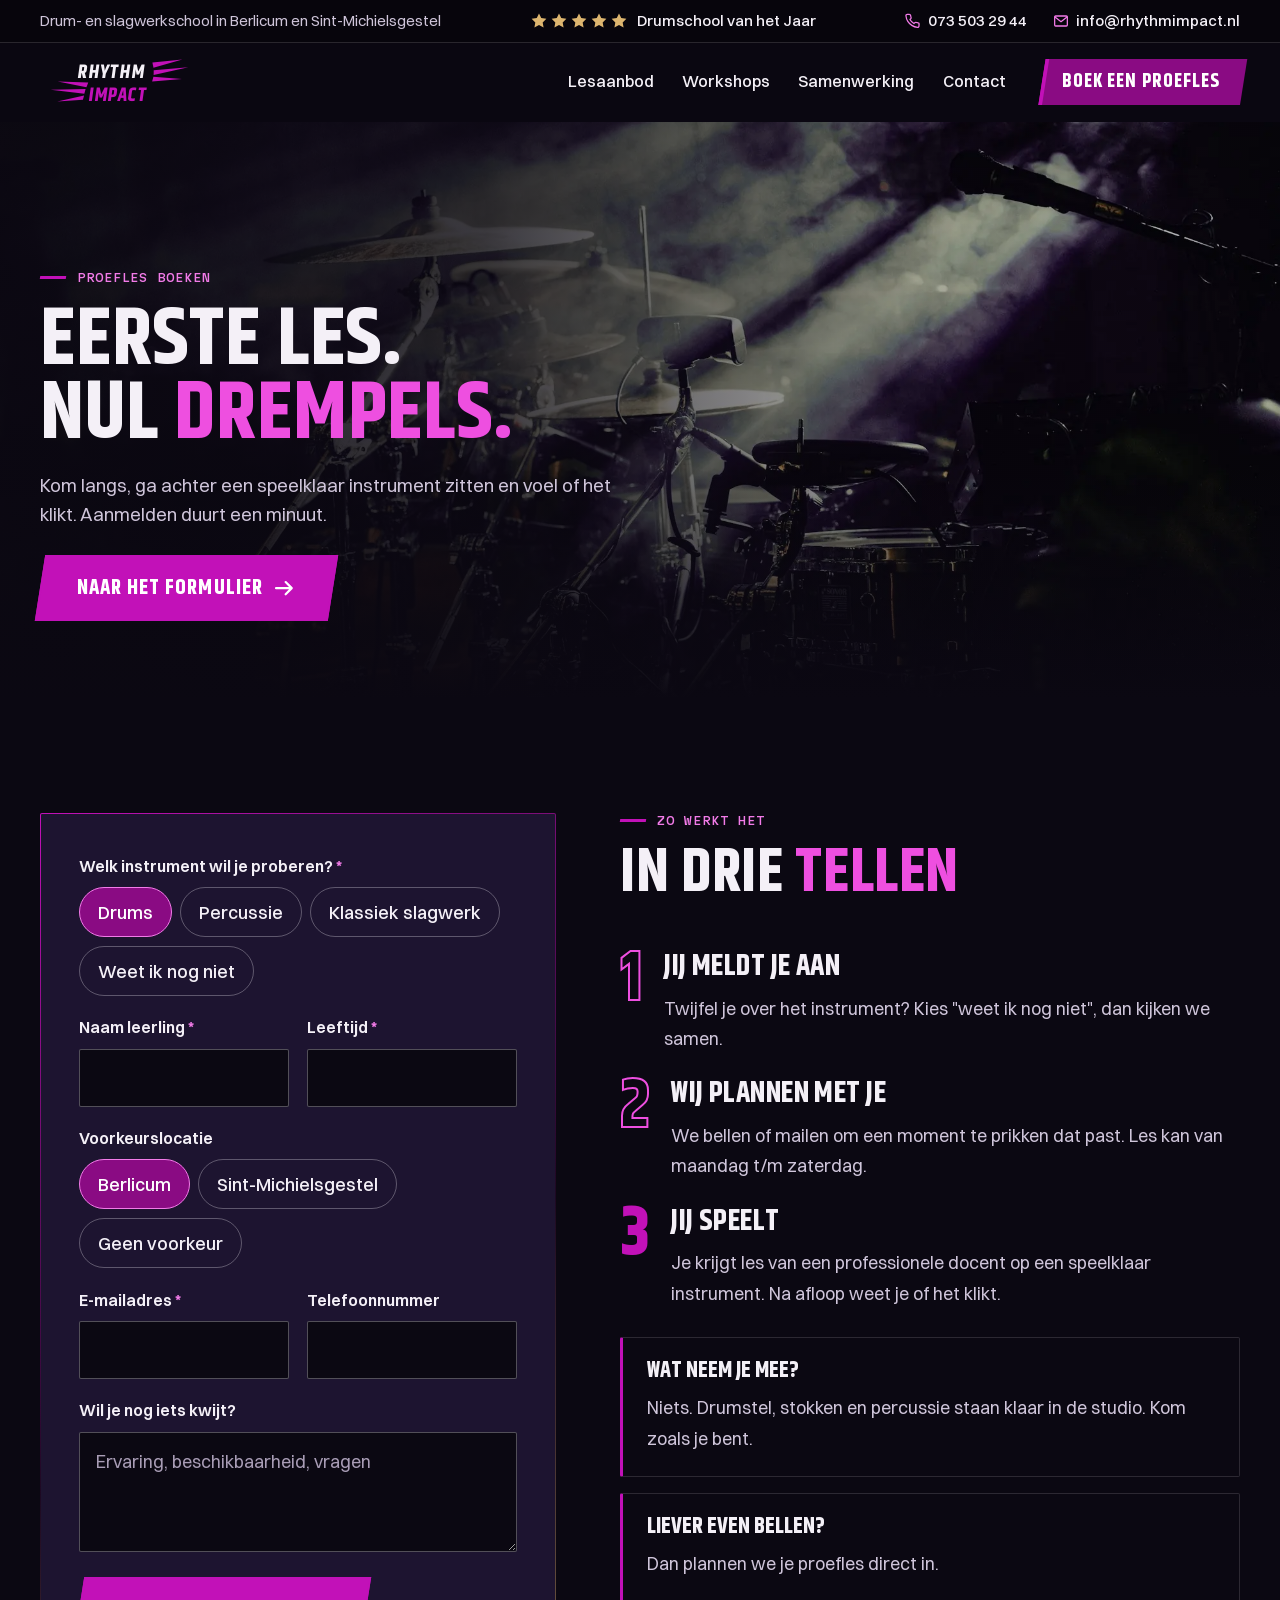
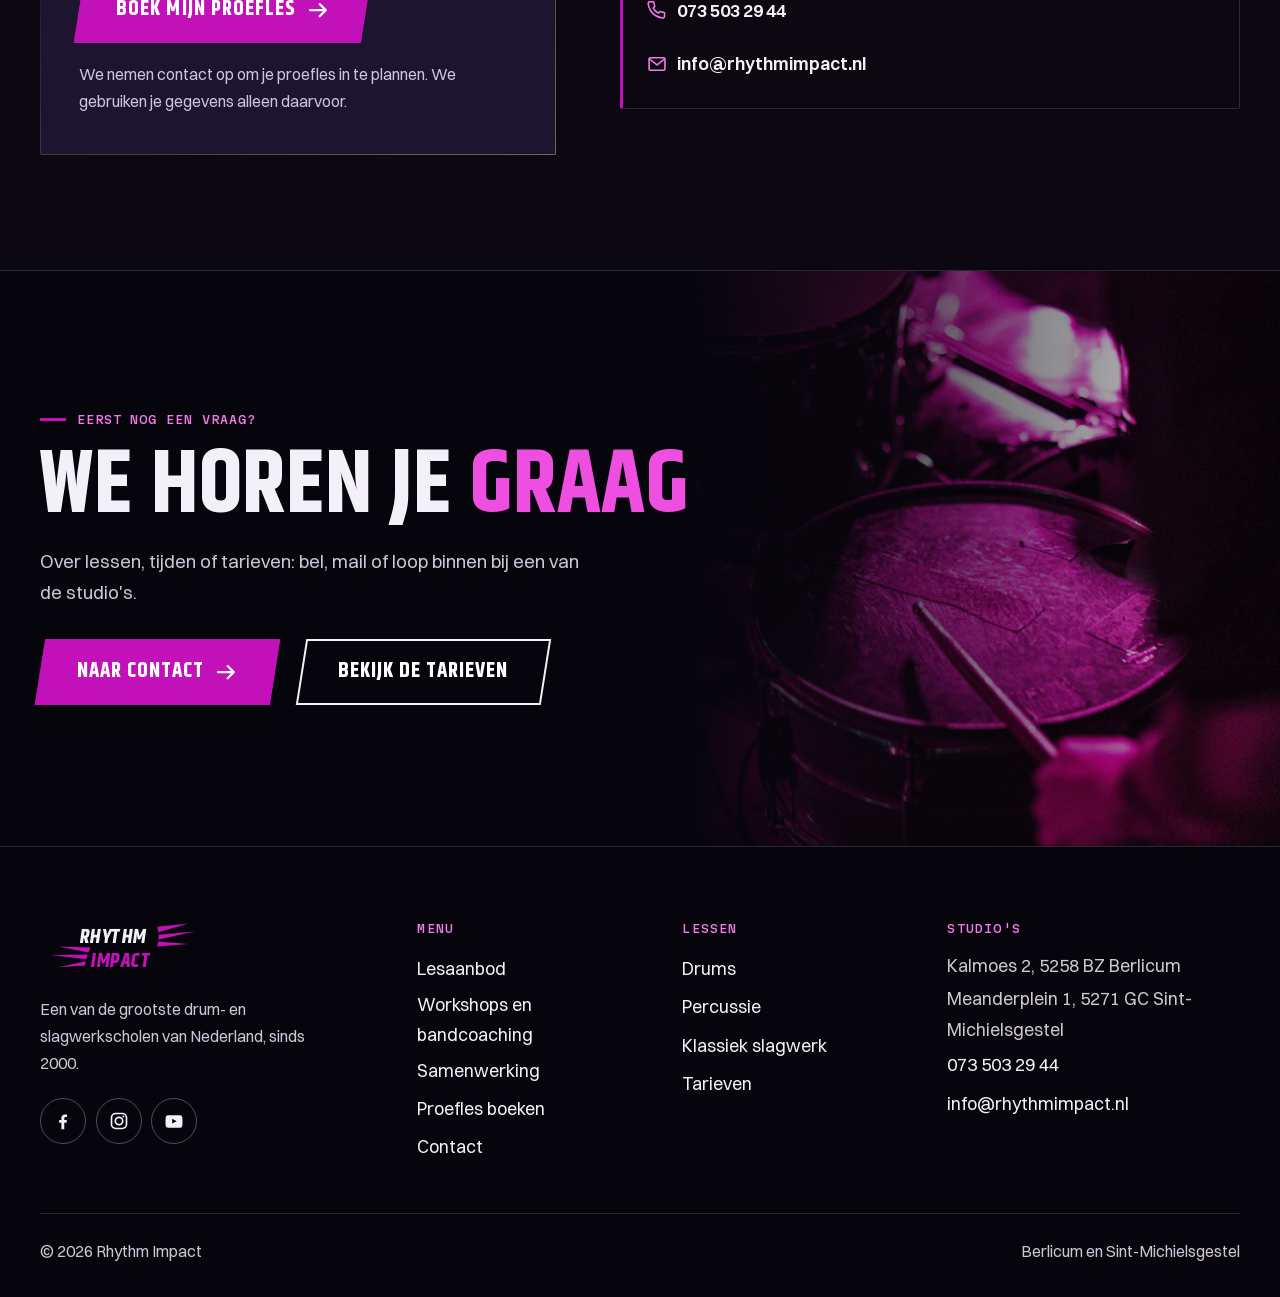
<file: proefles.html>
<!DOCTYPE html>
<html lang="nl">
<head>
  <meta charset="UTF-8">
  <meta name="viewport" content="width=device-width, initial-scale=1">
  <title>Proefles drums, percussie of slagwerk boeken | Rhythm Impact</title>
  <meta name="description" content="Boek een proefles drums, percussie of klassiek slagwerk in Berlicum of Sint-Michielsgestel. Alles staat klaar, aanmelden duurt een minuut.">
  <link rel="canonical" href="https://rhythmimpact.nl/proefles.html">
  <meta property="og:type" content="website">
  <meta property="og:locale" content="nl_NL">
  <meta property="og:site_name" content="Rhythm Impact">
  <meta property="og:title" content="Proefles drums, percussie of slagwerk boeken | Rhythm Impact">
  <meta property="og:description" content="Boek een proefles drums, percussie of klassiek slagwerk in Berlicum of Sint-Michielsgestel. Alles staat klaar, aanmelden duurt een minuut.">
  <meta property="og:url" content="https://rhythmimpact.nl/proefles.html">
  <meta property="og:image" content="https://rhythmimpact.nl/assets/img/og-rhythm-impact.jpg">
  <meta name="twitter:card" content="summary_large_image">
  <meta name="theme-color" content="#0b0812">
  <link rel="icon" type="image/svg+xml" href="assets/favicon.svg">
  <link rel="apple-touch-icon" href="assets/apple-touch-icon.png">
  <link rel="preload" href="assets/fonts/khand-700.woff2" as="font" type="font/woff2" crossorigin>
  <link rel="preload" href="assets/fonts/switzer-400.woff2" as="font" type="font/woff2" crossorigin>
  
  <link rel="stylesheet" href="css/style.css?v=4">
  <script type="application/ld+json">
  {
    "@context": "https://schema.org",
    "@type": "Service",
    "name": "Proefles drums, percussie of klassiek slagwerk",
    "serviceType": "Proefles",
    "areaServed": ["Berlicum", "Sint-Michielsgestel"],
    "provider": { "@type": "EducationalOrganization", "name": "Rhythm Impact", "@id": "https://rhythmimpact.nl/#school" }
  }
  </script>
</head>
<body>
  <a class="sla-over" href="#inhoud">Naar de inhoud</a>
  <div class="topbalk">
    <div class="wrap">
      <p class="topbalk-tekst">Drum- en slagwerkschool in Berlicum en Sint-Michielsgestel</p>
      <a class="topbalk-sterren" href="index.html#usp-kop" aria-label="Vijf sterren: uitgeroepen tot Drumschool van het Jaar">
        <span class="sterren"><svg viewBox="0 0 20 20" aria-hidden="true"><path d="M10 1.6l2.5 5.2 5.7.8-4.1 4 1 5.6L10 14.5l-5.1 2.7 1-5.6-4.1-4 5.7-.8z"/></svg><svg viewBox="0 0 20 20" aria-hidden="true"><path d="M10 1.6l2.5 5.2 5.7.8-4.1 4 1 5.6L10 14.5l-5.1 2.7 1-5.6-4.1-4 5.7-.8z"/></svg><svg viewBox="0 0 20 20" aria-hidden="true"><path d="M10 1.6l2.5 5.2 5.7.8-4.1 4 1 5.6L10 14.5l-5.1 2.7 1-5.6-4.1-4 5.7-.8z"/></svg><svg viewBox="0 0 20 20" aria-hidden="true"><path d="M10 1.6l2.5 5.2 5.7.8-4.1 4 1 5.6L10 14.5l-5.1 2.7 1-5.6-4.1-4 5.7-.8z"/></svg><svg viewBox="0 0 20 20" aria-hidden="true"><path d="M10 1.6l2.5 5.2 5.7.8-4.1 4 1 5.6L10 14.5l-5.1 2.7 1-5.6-4.1-4 5.7-.8z"/></svg></span><span>Drumschool van het Jaar</span>
      </a>
      <div class="topbalk-links">
        <a href="tel:+31735032944"><svg class="icoon" aria-hidden="true"><use href="assets/iconen.svg#i-telefoon"/></svg>073 503 29 44</a>
        <a href="mailto:info@rhythmimpact.nl"><svg class="icoon" aria-hidden="true"><use href="assets/iconen.svg#i-mail"/></svg>info@rhythmimpact.nl</a>
      </div>
    </div>
  </div>

  <header class="kop" data-balk>
    <div class="kop-binnen">
      <a class="logo" href="index.html" aria-label="Rhythm Impact, naar de homepage">
        <svg viewBox="0 0 268 78" aria-hidden="true" style="height:46px;width:auto">
          <g transform="skewX(-8)" transform-origin="center">
            <g fill="#c211b8">
              <polygon points="186,6 236,1 189,15"/>
              <polygon points="190,19 248,14 191,27"/>
              <polygon points="191,30 240,34 190,38"/>
              <polygon points="82,40 30,38 80,48"/>
              <polygon points="79,51 20,52 78,59"/>
              <polygon points="78,62 34,72 77,69"/>
            </g>
            <text x="62" y="33" font-family="Khand, sans-serif" font-weight="700" font-size="33" letter-spacing="1" fill="#f4f0f7">RHYTHM</text>
            <text x="86" y="71" font-family="Khand, sans-serif" font-weight="700" font-size="33" letter-spacing="1" fill="#c211b8">IMPACT</text>
          </g>
        </svg>
      </a>
      <nav class="hoofdnav" aria-label="Hoofdmenu">
        <a href="lesaanbod.html">Lesaanbod</a>
        <a href="workshops.html">Workshops</a>
        <a href="samenwerking.html">Samenwerking</a>
        <a href="contact.html">Contact</a>
        <a class="knop knop-klein" href="proefles.html" aria-current="page">Boek een proefles</a>
      </nav>
      <button class="menuknop" type="button" aria-expanded="false" aria-controls="mobiel-menu" aria-label="Menu openen" data-menuknop>
        <svg class="icoon open" aria-hidden="true"><use href="assets/iconen.svg#i-menu"/></svg><svg class="icoon sluit" aria-hidden="true"><use href="assets/iconen.svg#i-sluit"/></svg>
      </button>
    </div>
  </header>

  <div class="mobiel-menu" id="mobiel-menu" data-menu>
    <a href="index.html"><i>01</i>Home</a>
    <a href="lesaanbod.html"><i>02</i>Lesaanbod</a>
    <a href="workshops.html"><i>03</i>Workshops</a>
    <a href="samenwerking.html"><i>04</i>Samenwerking</a>
    <a href="contact.html"><i>05</i>Contact</a>
    <a class="knop knop-groot" href="proefles.html">Boek een proefles <svg class="icoon" aria-hidden="true"><use href="assets/iconen.svg#i-pijl"/></svg></a>
    <div class="menu-voet">
      <a href="tel:+31735032944"><svg class="icoon" aria-hidden="true"><use href="assets/iconen.svg#i-telefoon"/></svg>073 503 29 44</a>
      <a href="mailto:info@rhythmimpact.nl"><svg class="icoon" aria-hidden="true"><use href="assets/iconen.svg#i-mail"/></svg>info@rhythmimpact.nl</a>
    </div>
  </div>

<main id="inhoud">

  <section class="paginakop" aria-label="Proefles boeken">
    <figure class="paginakop-beeld"><img src="assets/img/ph-proefles-2000.webp" srcset="assets/img/ph-proefles-1000.webp 1000w, assets/img/ph-proefles-2000.webp 2000w" sizes="100vw" width="2000" height="1333" fetchpriority="high" alt="Leeg drumstel op een podium in een lichtbundel, klaar om te spelen"></figure>
    <div class="wrap" data-rev>
      <span class="eyebrow">Proefles boeken</span>
      <h1><span class="regel">Eerste les.</span><span class="regel">Nul <span class="accent">drempels.</span></span></h1>
      <p class="lead">Kom langs, ga achter een speelklaar instrument zitten en voel of het klikt. Aanmelden duurt een minuut.</p>
      <div class="held-knoppen">
        <a class="knop knop-groot" href="#formulier">Naar het formulier <svg class="icoon" aria-hidden="true"><use href="assets/iconen.svg#i-pijl"/></svg></a>
      </div>
    </div>
  </section>

  <section class="sectie" id="formulier" aria-labelledby="form-kop">
    <div class="wrap formblok om">
      <div data-rev>
        <div class="sectiekop">
          <span class="eyebrow">Zo werkt het</span>
          <h2 id="form-kop">In drie <span class="accent">tellen</span></h2>
        </div>
        <ol class="telstappen telstappen-kolom">
          <li class="telstap"><h3>Jij meldt je aan</h3><p>Twijfel je over het instrument? Kies "weet ik nog niet", dan kijken we samen.</p></li>
          <li class="telstap"><h3>Wij plannen met je</h3><p>We bellen of mailen om een moment te prikken dat past. Les kan van maandag t/m zaterdag.</p></li>
          <li class="telstap"><h3>Jij speelt</h3><p>Je krijgt les van een professionele docent op een speelklaar instrument. Na afloop weet je of het klikt.</p></li>
        </ol>
        <div class="infokaarten">
          <div class="infokaart">
            <b>Wat neem je mee?</b>
            <p>Niets. Drumstel, stokken en percussie staan klaar in de studio. Kom zoals je bent.</p>
          </div>
          <div class="infokaart">
            <b>Liever even bellen?</b>
            <p>Dan plannen we je proefles direct in.</p>
            <a class="contact-mail" href="tel:+31735032944"><svg class="icoon" aria-hidden="true"><use href="assets/iconen.svg#i-telefoon"/></svg>073 503 29 44</a>
            <a class="contact-mail" href="mailto:info@rhythmimpact.nl"><svg class="icoon" aria-hidden="true"><use href="assets/iconen.svg#i-mail"/></svg>info@rhythmimpact.nl</a>
          </div>
        </div>
      </div>
      <form class="form" data-rev data-mailto="info@rhythmimpact.nl" data-onderwerp="Aanmelding proefles via de website" novalidate>
        <div class="veld">
          <span class="veldlabel" id="pf-instr-label">Welk instrument wil je proberen? <i>*</i></span>
          <div class="chips" role="radiogroup" aria-labelledby="pf-instr-label">
            <input type="radio" name="instrument" id="in-drums" value="Drums" data-label="Instrument" checked><label for="in-drums">Drums</label>
            <input type="radio" name="instrument" id="in-perc" value="Percussie" data-label="Instrument"><label for="in-perc">Percussie</label>
            <input type="radio" name="instrument" id="in-klas" value="Klassiek of melodisch slagwerk" data-label="Instrument"><label for="in-klas">Klassiek slagwerk</label>
            <input type="radio" name="instrument" id="in-idk" value="Weet ik nog niet" data-label="Instrument"><label for="in-idk">Weet ik nog niet</label>
          </div>
        </div>
        <div class="form-rij">
          <div class="veld"><label for="pf-naam">Naam leerling <i>*</i></label><input id="pf-naam" name="naam" data-label="Naam leerling" type="text" autocomplete="name" required></div>
          <div class="veld"><label for="pf-leeftijd">Leeftijd <i>*</i></label><input id="pf-leeftijd" name="leeftijd" data-label="Leeftijd" type="number" inputmode="numeric" min="4" max="99" required></div>
        </div>
        <div class="veld">
          <span class="veldlabel" id="pf-loc-label">Voorkeurslocatie</span>
          <div class="chips" role="radiogroup" aria-labelledby="pf-loc-label">
            <input type="radio" name="locatie" id="loc-ber" value="Berlicum (hoofdlocatie)" data-label="Locatievoorkeur" checked><label for="loc-ber">Berlicum</label>
            <input type="radio" name="locatie" id="loc-smg" value="Sint-Michielsgestel (De Meander)" data-label="Locatievoorkeur"><label for="loc-smg">Sint-Michielsgestel</label>
            <input type="radio" name="locatie" id="loc-gn" value="Geen voorkeur" data-label="Locatievoorkeur"><label for="loc-gn">Geen voorkeur</label>
          </div>
        </div>
        <div class="form-rij">
          <div class="veld"><label for="pf-mail">E-mailadres <i>*</i></label><input id="pf-mail" name="email" data-label="E-mail" type="email" autocomplete="email" required></div>
          <div class="veld"><label for="pf-tel">Telefoonnummer</label><input id="pf-tel" name="telefoon" data-label="Telefoon" type="tel" autocomplete="tel"></div>
        </div>
        <div class="veld"><label for="pf-msg">Wil je nog iets kwijt?</label><textarea id="pf-msg" name="bericht" data-label="Opmerking" placeholder="Ervaring, beschikbaarheid, vragen"></textarea></div>
        <button class="knop knop-groot" type="submit">Boek mijn proefles <svg class="icoon" aria-hidden="true"><use href="assets/iconen.svg#i-pijl"/></svg></button>
        <p class="form-status" role="status" tabindex="-1">Je mailprogramma opent met je aanmelding erin: druk op verzenden en klaar. Geen mailvenster gezien? Bel 073 503 29 44 of mail info@rhythmimpact.nl.</p>
        <p class="form-noot">We nemen contact op om je proefles in te plannen. We gebruiken je gegevens alleen daarvoor.</p>
      </form>
    </div>
  </section>

  <section class="slotband" aria-labelledby="slot-kop">
    <figure class="slotband-beeld" aria-hidden="true"><img src="assets/img/cta-vel-900.webp" width="900" height="1600" loading="lazy" alt=""></figure>
    <div class="wrap" data-rev>
      <span class="eyebrow">Eerst nog een vraag?</span>
      <h2 id="slot-kop">We horen je <span class="accent">graag</span></h2>
      <p>Over lessen, tijden of tarieven: bel, mail of loop binnen bij een van de studio's.</p>
      <div class="held-knoppen">
        <a class="knop knop-groot" href="contact.html">Naar contact <svg class="icoon" aria-hidden="true"><use href="assets/iconen.svg#i-pijl"/></svg></a>
        <a class="knop knop-lijn knop-groot" href="lesaanbod.html#tarieven">Bekijk de tarieven</a>
      </div>
    </div>
  </section>
</main>

  <footer class="voet">
    <div class="voet-raster">
      <div class="voet-merk">
        <a class="logo" href="index.html" aria-label="Rhythm Impact, naar de homepage">
          <svg viewBox="0 0 268 78" aria-hidden="true" style="height:48px;width:auto">
          <g transform="skewX(-8)" transform-origin="center">
            <g fill="#c211b8">
              <polygon points="186,6 236,1 189,15"/>
              <polygon points="190,19 248,14 191,27"/>
              <polygon points="191,30 240,34 190,38"/>
              <polygon points="82,40 30,38 80,48"/>
              <polygon points="79,51 20,52 78,59"/>
              <polygon points="78,62 34,72 77,69"/>
            </g>
            <text x="62" y="33" font-family="Khand, sans-serif" font-weight="700" font-size="33" letter-spacing="1" fill="#f4f0f7">RHYTHM</text>
            <text x="86" y="71" font-family="Khand, sans-serif" font-weight="700" font-size="33" letter-spacing="1" fill="#c211b8">IMPACT</text>
          </g>
        </svg>
        </a>
        <p>Een van de grootste drum- en slagwerkscholen van Nederland, sinds 2000.</p>
        <div class="socials">
          <a href="https://www.facebook.com/slagwerkopleidingRhythmImpact/" target="_blank" rel="noopener" aria-label="Rhythm Impact op Facebook"><svg class="icoon" aria-hidden="true"><use href="assets/iconen.svg#i-facebook"/></svg></a>
          <a href="https://www.instagram.com/rhythmimpactslagwerkopl/" target="_blank" rel="noopener" aria-label="Rhythm Impact op Instagram"><svg class="icoon" aria-hidden="true"><use href="assets/iconen.svg#i-instagram"/></svg></a>
          <a href="https://www.youtube.com/user/rhythmimpact" target="_blank" rel="noopener" aria-label="Rhythm Impact op YouTube"><svg class="icoon" aria-hidden="true"><use href="assets/iconen.svg#i-youtube"/></svg></a>
        </div>
      </div>
      <div>
        <h2>Menu</h2>
        <ul>
          <li><a href="lesaanbod.html">Lesaanbod</a></li>
          <li><a href="workshops.html">Workshops en bandcoaching</a></li>
          <li><a href="samenwerking.html">Samenwerking</a></li>
          <li><a href="proefles.html">Proefles boeken</a></li>
          <li><a href="contact.html">Contact</a></li>
        </ul>
      </div>
      <div>
        <h2>Lessen</h2>
        <ul>
          <li><a href="lesaanbod.html#drums">Drums</a></li>
          <li><a href="lesaanbod.html#percussie">Percussie</a></li>
          <li><a href="lesaanbod.html#klassiek">Klassiek slagwerk</a></li>
          <li><a href="lesaanbod.html#tarieven">Tarieven</a></li>
        </ul>
      </div>
      <div>
        <h2>Studio's</h2>
        <ul>
          <li>Kalmoes 2, 5258 BZ Berlicum</li>
          <li>Meanderplein 1, 5271 GC Sint-Michielsgestel</li>
          <li><a href="tel:+31735032944">073 503 29 44</a></li>
          <li><a href="mailto:info@rhythmimpact.nl">info@rhythmimpact.nl</a></li>
        </ul>
      </div>
    </div>
    <div class="voet-onder">
      <span>&copy; <span data-jaar>2026</span> Rhythm Impact</span>
      <span>Berlicum en Sint-Michielsgestel</span>
    </div>
  </footer>

  <div class="actiebalk" data-mobielcta>
    <a class="knop" href="proefles.html">Boek een proefles</a>
    <a class="knop knop-lijn" href="contact.html">Contact</a>
  </div>

  <script src="js/main.js" defer></script>
</body>
</html>
</file>
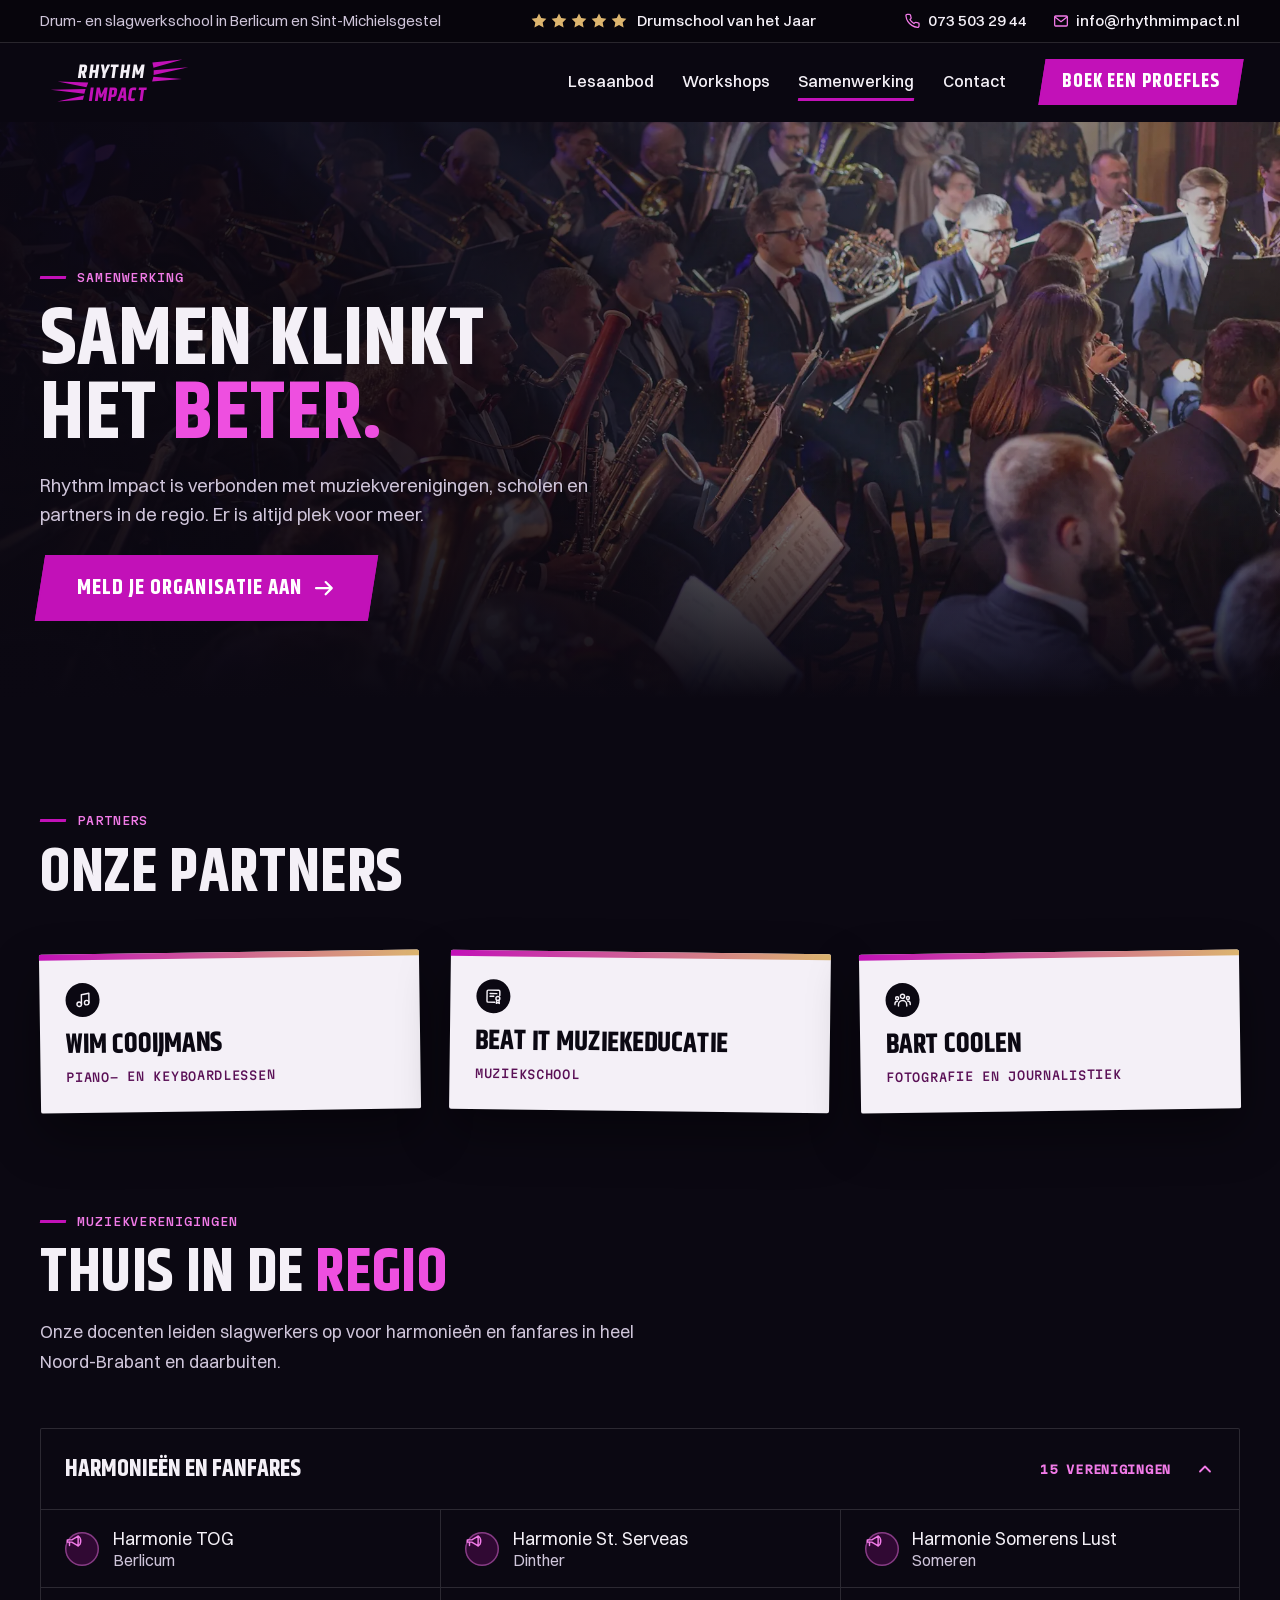
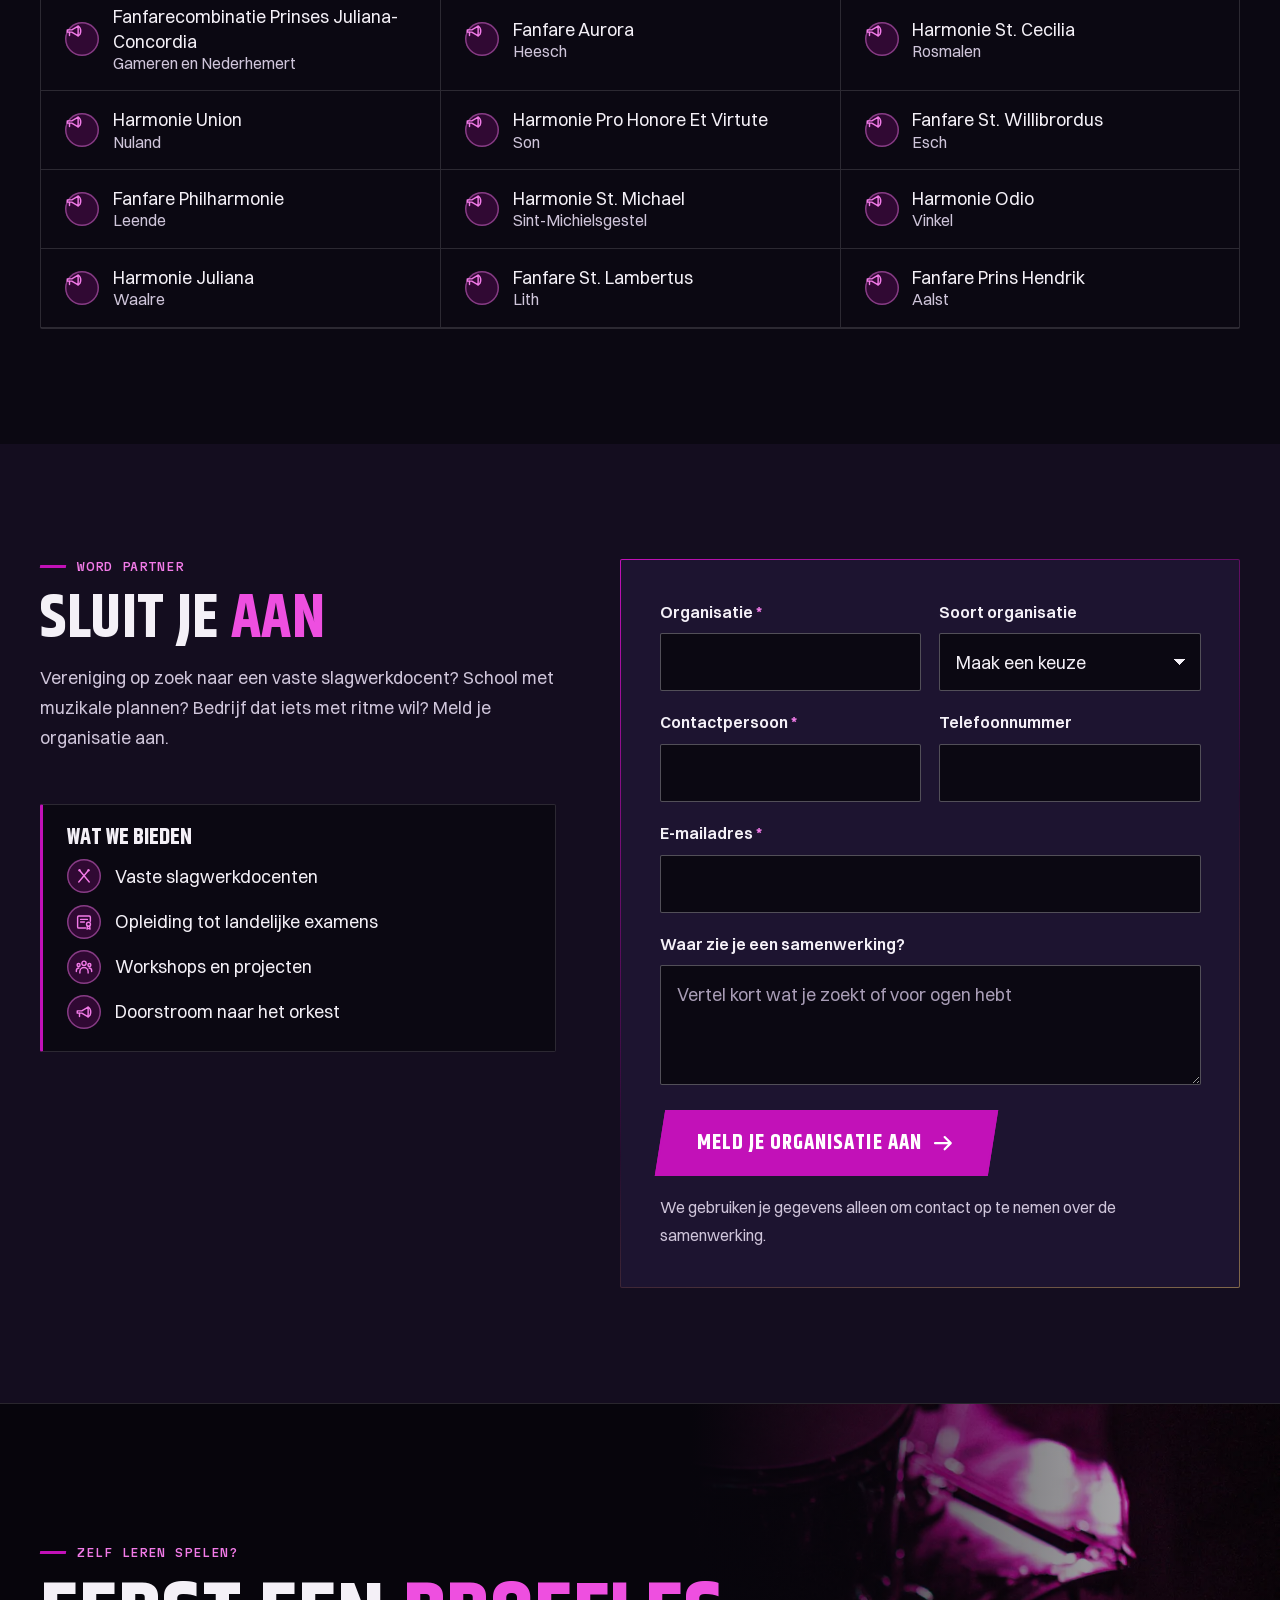
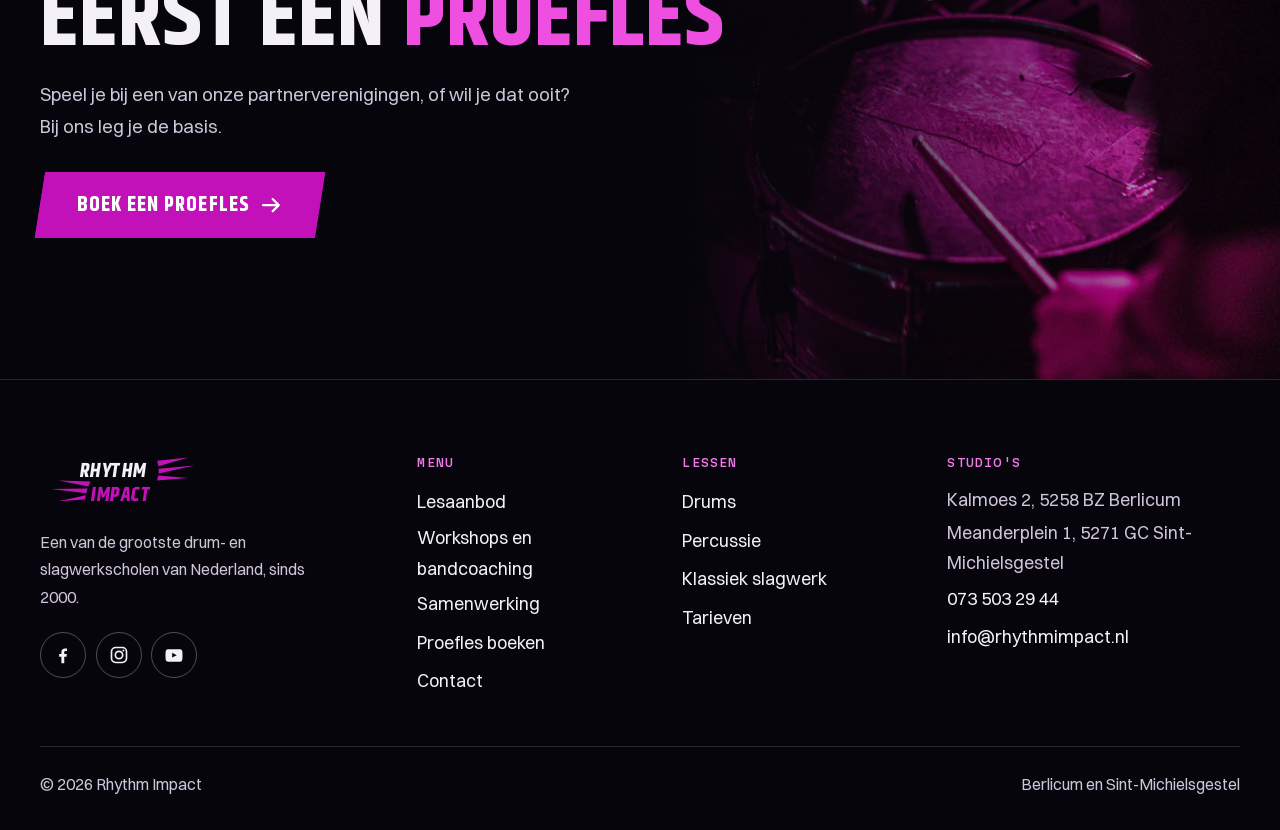
<file: samenwerking.html>
<!DOCTYPE html>
<html lang="nl">
<head>
  <meta charset="UTF-8">
  <meta name="viewport" content="width=device-width, initial-scale=1">
  <title>Samenwerking met muziekverenigingen en scholen | Rhythm Impact</title>
  <meta name="description" content="Rhythm Impact leidt slagwerkers op voor harmonieën en fanfares in de regio. Bekijk onze partners of meld je vereniging of school aan.">
  <link rel="canonical" href="https://rhythmimpact.nl/samenwerking.html">
  <meta property="og:type" content="website">
  <meta property="og:locale" content="nl_NL">
  <meta property="og:site_name" content="Rhythm Impact">
  <meta property="og:title" content="Samenwerking met muziekverenigingen en scholen | Rhythm Impact">
  <meta property="og:description" content="Rhythm Impact leidt slagwerkers op voor harmonieën en fanfares in de regio. Bekijk onze partners of meld je vereniging of school aan.">
  <meta property="og:url" content="https://rhythmimpact.nl/samenwerking.html">
  <meta property="og:image" content="https://rhythmimpact.nl/assets/img/og-rhythm-impact.jpg">
  <meta name="twitter:card" content="summary_large_image">
  <meta name="theme-color" content="#0b0812">
  <link rel="icon" type="image/svg+xml" href="assets/favicon.svg">
  <link rel="apple-touch-icon" href="assets/apple-touch-icon.png">
  <link rel="preload" href="assets/fonts/khand-700.woff2" as="font" type="font/woff2" crossorigin>
  <link rel="preload" href="assets/fonts/switzer-400.woff2" as="font" type="font/woff2" crossorigin>
  
  <link rel="stylesheet" href="css/style.css?v=4">
  <script type="application/ld+json">
  {
    "@context": "https://schema.org",
    "@type": "WebPage",
    "name": "Samenwerking met muziekverenigingen en scholen",
    "about": { "@type": "EducationalOrganization", "name": "Rhythm Impact", "@id": "https://rhythmimpact.nl/#school" }
  }
  </script>
</head>
<body>
  <a class="sla-over" href="#inhoud">Naar de inhoud</a>
  <div class="topbalk">
    <div class="wrap">
      <p class="topbalk-tekst">Drum- en slagwerkschool in Berlicum en Sint-Michielsgestel</p>
      <a class="topbalk-sterren" href="index.html#usp-kop" aria-label="Vijf sterren: uitgeroepen tot Drumschool van het Jaar">
        <span class="sterren"><svg viewBox="0 0 20 20" aria-hidden="true"><path d="M10 1.6l2.5 5.2 5.7.8-4.1 4 1 5.6L10 14.5l-5.1 2.7 1-5.6-4.1-4 5.7-.8z"/></svg><svg viewBox="0 0 20 20" aria-hidden="true"><path d="M10 1.6l2.5 5.2 5.7.8-4.1 4 1 5.6L10 14.5l-5.1 2.7 1-5.6-4.1-4 5.7-.8z"/></svg><svg viewBox="0 0 20 20" aria-hidden="true"><path d="M10 1.6l2.5 5.2 5.7.8-4.1 4 1 5.6L10 14.5l-5.1 2.7 1-5.6-4.1-4 5.7-.8z"/></svg><svg viewBox="0 0 20 20" aria-hidden="true"><path d="M10 1.6l2.5 5.2 5.7.8-4.1 4 1 5.6L10 14.5l-5.1 2.7 1-5.6-4.1-4 5.7-.8z"/></svg><svg viewBox="0 0 20 20" aria-hidden="true"><path d="M10 1.6l2.5 5.2 5.7.8-4.1 4 1 5.6L10 14.5l-5.1 2.7 1-5.6-4.1-4 5.7-.8z"/></svg></span><span>Drumschool van het Jaar</span>
      </a>
      <div class="topbalk-links">
        <a href="tel:+31735032944"><svg class="icoon" aria-hidden="true"><use href="assets/iconen.svg#i-telefoon"/></svg>073 503 29 44</a>
        <a href="mailto:info@rhythmimpact.nl"><svg class="icoon" aria-hidden="true"><use href="assets/iconen.svg#i-mail"/></svg>info@rhythmimpact.nl</a>
      </div>
    </div>
  </div>

  <header class="kop" data-balk>
    <div class="kop-binnen">
      <a class="logo" href="index.html" aria-label="Rhythm Impact, naar de homepage">
        <svg viewBox="0 0 268 78" aria-hidden="true" style="height:46px;width:auto">
          <g transform="skewX(-8)" transform-origin="center">
            <g fill="#c211b8">
              <polygon points="186,6 236,1 189,15"/>
              <polygon points="190,19 248,14 191,27"/>
              <polygon points="191,30 240,34 190,38"/>
              <polygon points="82,40 30,38 80,48"/>
              <polygon points="79,51 20,52 78,59"/>
              <polygon points="78,62 34,72 77,69"/>
            </g>
            <text x="62" y="33" font-family="Khand, sans-serif" font-weight="700" font-size="33" letter-spacing="1" fill="#f4f0f7">RHYTHM</text>
            <text x="86" y="71" font-family="Khand, sans-serif" font-weight="700" font-size="33" letter-spacing="1" fill="#c211b8">IMPACT</text>
          </g>
        </svg>
      </a>
      <nav class="hoofdnav" aria-label="Hoofdmenu">
        <a href="lesaanbod.html">Lesaanbod</a>
        <a href="workshops.html">Workshops</a>
        <a href="samenwerking.html" aria-current="page">Samenwerking</a>
        <a href="contact.html">Contact</a>
        <a class="knop knop-klein" href="proefles.html">Boek een proefles</a>
      </nav>
      <button class="menuknop" type="button" aria-expanded="false" aria-controls="mobiel-menu" aria-label="Menu openen" data-menuknop>
        <svg class="icoon open" aria-hidden="true"><use href="assets/iconen.svg#i-menu"/></svg><svg class="icoon sluit" aria-hidden="true"><use href="assets/iconen.svg#i-sluit"/></svg>
      </button>
    </div>
  </header>

  <div class="mobiel-menu" id="mobiel-menu" data-menu>
    <a href="index.html"><i>01</i>Home</a>
    <a href="lesaanbod.html"><i>02</i>Lesaanbod</a>
    <a href="workshops.html"><i>03</i>Workshops</a>
    <a href="samenwerking.html" aria-current="page"><i>04</i>Samenwerking</a>
    <a href="contact.html"><i>05</i>Contact</a>
    <a class="knop knop-groot" href="proefles.html">Boek een proefles <svg class="icoon" aria-hidden="true"><use href="assets/iconen.svg#i-pijl"/></svg></a>
    <div class="menu-voet">
      <a href="tel:+31735032944"><svg class="icoon" aria-hidden="true"><use href="assets/iconen.svg#i-telefoon"/></svg>073 503 29 44</a>
      <a href="mailto:info@rhythmimpact.nl"><svg class="icoon" aria-hidden="true"><use href="assets/iconen.svg#i-mail"/></svg>info@rhythmimpact.nl</a>
    </div>
  </div>

<main id="inhoud">

  <section class="paginakop" aria-label="Samenwerking">
    <figure class="paginakop-beeld"><img src="assets/img/ph-samenwerking-2000.webp" srcset="assets/img/ph-samenwerking-1000.webp 1000w, assets/img/ph-samenwerking-2000.webp 2000w" sizes="100vw" width="2000" height="1333" fetchpriority="high" alt="Harmonieorkest met koperblazers en bladmuziek tijdens een concert"></figure>
    <div class="wrap" data-rev>
      <span class="eyebrow">Samenwerking</span>
      <h1><span class="regel">Samen klinkt</span><span class="regel">het <span class="accent">beter.</span></span></h1>
      <p class="lead">Rhythm Impact is verbonden met muziekverenigingen, scholen en partners in de regio. Er is altijd plek voor meer.</p>
      <div class="held-knoppen">
        <a class="knop knop-groot" href="#aanmelden">Meld je organisatie aan <svg class="icoon" aria-hidden="true"><use href="assets/iconen.svg#i-pijl"/></svg></a>
      </div>
    </div>
  </section>

  <section class="sectie" aria-labelledby="partner-kop">
    <div class="wrap">
      <div class="sectiekop" data-rev>
        <span class="eyebrow">Partners</span>
        <h2 id="partner-kop">Onze partners</h2>
      </div>
      <div class="partners" data-rev data-stagger>
        <div class="partner"><span class="bol"><svg class="icoon" aria-hidden="true"><use href="assets/iconen.svg#i-noot"/></svg></span><b>Wim Cooijmans</b><span>Piano- en keyboardlessen</span></div>
        <div class="partner"><span class="bol"><svg class="icoon" aria-hidden="true"><use href="assets/iconen.svg#i-diploma"/></svg></span><b>Beat It muziekeducatie</b><span>Muziekschool</span></div>
        <div class="partner"><span class="bol"><svg class="icoon" aria-hidden="true"><use href="assets/iconen.svg#i-groep"/></svg></span><b>Bart Coolen</b><span>Fotografie en journalistiek</span></div>
      </div>

      <div class="sectiekop" data-rev>
        <span class="eyebrow">Muziekverenigingen</span>
        <h2>Thuis in de <span class="accent">regio</span></h2>
        <p>Onze docenten leiden slagwerkers op voor harmonieën en fanfares in heel Noord-Brabant en daarbuiten.</p>
      </div>
      <details class="verenigingen" open data-mobiel-dicht data-rev>
        <summary>Harmonieën en fanfares <small>15 verenigingen</small><svg class="icoon" aria-hidden="true"><use href="assets/iconen.svg#i-chevron"/></svg></summary>
        <ul class="vereniging-raster">
          <li><span class="bol zacht"><svg class="icoon" aria-hidden="true"><use href="assets/iconen.svg#i-hoorn"/></svg></span><div>Harmonie TOG<span>Berlicum</span></div></li>
          <li><span class="bol zacht"><svg class="icoon" aria-hidden="true"><use href="assets/iconen.svg#i-hoorn"/></svg></span><div>Harmonie St. Serveas<span>Dinther</span></div></li>
          <li><span class="bol zacht"><svg class="icoon" aria-hidden="true"><use href="assets/iconen.svg#i-hoorn"/></svg></span><div>Harmonie Somerens Lust<span>Someren</span></div></li>
          <li><span class="bol zacht"><svg class="icoon" aria-hidden="true"><use href="assets/iconen.svg#i-hoorn"/></svg></span><div>Fanfarecombinatie Prinses Juliana-Concordia<span>Gameren en Nederhemert</span></div></li>
          <li><span class="bol zacht"><svg class="icoon" aria-hidden="true"><use href="assets/iconen.svg#i-hoorn"/></svg></span><div>Fanfare Aurora<span>Heesch</span></div></li>
          <li><span class="bol zacht"><svg class="icoon" aria-hidden="true"><use href="assets/iconen.svg#i-hoorn"/></svg></span><div>Harmonie St. Cecilia<span>Rosmalen</span></div></li>
          <li><span class="bol zacht"><svg class="icoon" aria-hidden="true"><use href="assets/iconen.svg#i-hoorn"/></svg></span><div>Harmonie Union<span>Nuland</span></div></li>
          <li><span class="bol zacht"><svg class="icoon" aria-hidden="true"><use href="assets/iconen.svg#i-hoorn"/></svg></span><div>Harmonie Pro Honore Et Virtute<span>Son</span></div></li>
          <li><span class="bol zacht"><svg class="icoon" aria-hidden="true"><use href="assets/iconen.svg#i-hoorn"/></svg></span><div>Fanfare St. Willibrordus<span>Esch</span></div></li>
          <li><span class="bol zacht"><svg class="icoon" aria-hidden="true"><use href="assets/iconen.svg#i-hoorn"/></svg></span><div>Fanfare Philharmonie<span>Leende</span></div></li>
          <li><span class="bol zacht"><svg class="icoon" aria-hidden="true"><use href="assets/iconen.svg#i-hoorn"/></svg></span><div>Harmonie St. Michael<span>Sint-Michielsgestel</span></div></li>
          <li><span class="bol zacht"><svg class="icoon" aria-hidden="true"><use href="assets/iconen.svg#i-hoorn"/></svg></span><div>Harmonie Odio<span>Vinkel</span></div></li>
          <li><span class="bol zacht"><svg class="icoon" aria-hidden="true"><use href="assets/iconen.svg#i-hoorn"/></svg></span><div>Harmonie Juliana<span>Waalre</span></div></li>
          <li><span class="bol zacht"><svg class="icoon" aria-hidden="true"><use href="assets/iconen.svg#i-hoorn"/></svg></span><div>Fanfare St. Lambertus<span>Lith</span></div></li>
          <li><span class="bol zacht"><svg class="icoon" aria-hidden="true"><use href="assets/iconen.svg#i-hoorn"/></svg></span><div>Fanfare Prins Hendrik<span>Aalst</span></div></li>
        </ul>
      </details>
    </div>
  </section>

  <section class="sectie fluweel" id="aanmelden" aria-labelledby="aanmeld-kop">
    <div class="wrap formblok">
      <div data-rev>
        <div class="sectiekop">
          <span class="eyebrow">Word partner</span>
          <h2 id="aanmeld-kop">Sluit je <span class="accent">aan</span></h2>
          <p>Vereniging op zoek naar een vaste slagwerkdocent? School met muzikale plannen? Bedrijf dat iets met ritme wil? Meld je organisatie aan.</p>
        </div>
        <div class="infokaarten">
          <div class="infokaart">
            <b>Wat we bieden</b>
            <ul class="inslaglijst">
              <li><span class="bol zacht"><svg class="icoon" aria-hidden="true"><use href="assets/iconen.svg#i-stokken"/></svg></span>Vaste slagwerkdocenten</li>
              <li><span class="bol zacht"><svg class="icoon" aria-hidden="true"><use href="assets/iconen.svg#i-diploma"/></svg></span>Opleiding tot landelijke examens</li>
              <li><span class="bol zacht"><svg class="icoon" aria-hidden="true"><use href="assets/iconen.svg#i-groep"/></svg></span>Workshops en projecten</li>
              <li><span class="bol zacht"><svg class="icoon" aria-hidden="true"><use href="assets/iconen.svg#i-hoorn"/></svg></span>Doorstroom naar het orkest</li>
            </ul>
          </div>
        </div>
      </div>
      <form class="form" data-rev data-mailto="info@rhythmimpact.nl" data-onderwerp="Aanmelding samenwerking via de website" novalidate>
        <div class="form-rij">
          <div class="veld"><label for="sw-org">Organisatie <i>*</i></label><input id="sw-org" name="organisatie" data-label="Organisatie" type="text" autocomplete="organization" required></div>
          <div class="veld"><label for="sw-type">Soort organisatie</label>
            <select id="sw-type" name="soort" data-label="Soort organisatie">
              <option value="">Maak een keuze</option>
              <option>Muziekvereniging (harmonie of fanfare)</option>
              <option>School of onderwijs</option>
              <option>Bedrijf</option>
              <option>Anders</option>
            </select>
          </div>
        </div>
        <div class="form-rij">
          <div class="veld"><label for="sw-naam">Contactpersoon <i>*</i></label><input id="sw-naam" name="contactpersoon" data-label="Contactpersoon" type="text" autocomplete="name" required></div>
          <div class="veld"><label for="sw-tel">Telefoonnummer</label><input id="sw-tel" name="telefoon" data-label="Telefoon" type="tel" autocomplete="tel"></div>
        </div>
        <div class="veld"><label for="sw-mail">E-mailadres <i>*</i></label><input id="sw-mail" name="email" data-label="E-mail" type="email" autocomplete="email" required></div>
        <div class="veld"><label for="sw-msg">Waar zie je een samenwerking?</label><textarea id="sw-msg" name="bericht" data-label="Bericht" placeholder="Vertel kort wat je zoekt of voor ogen hebt"></textarea></div>
        <button class="knop knop-groot" type="submit">Meld je organisatie aan <svg class="icoon" aria-hidden="true"><use href="assets/iconen.svg#i-pijl"/></svg></button>
        <p class="form-status" role="status" tabindex="-1">Je mailprogramma opent met je aanmelding erin: druk op verzenden en klaar. Geen mailvenster gezien? Mail dan naar info@rhythmimpact.nl.</p>
        <p class="form-noot">We gebruiken je gegevens alleen om contact op te nemen over de samenwerking.</p>
      </form>
    </div>
  </section>

  <section class="slotband" aria-labelledby="slot-kop">
    <figure class="slotband-beeld" aria-hidden="true"><img src="assets/img/cta-vel-900.webp" width="900" height="1600" loading="lazy" alt=""></figure>
    <div class="wrap" data-rev>
      <span class="eyebrow">Zelf leren spelen?</span>
      <h2 id="slot-kop">Eerst een <span class="accent">proefles</span></h2>
      <p>Speel je bij een van onze partnerverenigingen, of wil je dat ooit? Bij ons leg je de basis.</p>
      <div class="held-knoppen">
        <a class="knop knop-groot" href="proefles.html">Boek een proefles <svg class="icoon" aria-hidden="true"><use href="assets/iconen.svg#i-pijl"/></svg></a>
      </div>
    </div>
  </section>
</main>

  <footer class="voet">
    <div class="voet-raster">
      <div class="voet-merk">
        <a class="logo" href="index.html" aria-label="Rhythm Impact, naar de homepage">
          <svg viewBox="0 0 268 78" aria-hidden="true" style="height:48px;width:auto">
          <g transform="skewX(-8)" transform-origin="center">
            <g fill="#c211b8">
              <polygon points="186,6 236,1 189,15"/>
              <polygon points="190,19 248,14 191,27"/>
              <polygon points="191,30 240,34 190,38"/>
              <polygon points="82,40 30,38 80,48"/>
              <polygon points="79,51 20,52 78,59"/>
              <polygon points="78,62 34,72 77,69"/>
            </g>
            <text x="62" y="33" font-family="Khand, sans-serif" font-weight="700" font-size="33" letter-spacing="1" fill="#f4f0f7">RHYTHM</text>
            <text x="86" y="71" font-family="Khand, sans-serif" font-weight="700" font-size="33" letter-spacing="1" fill="#c211b8">IMPACT</text>
          </g>
        </svg>
        </a>
        <p>Een van de grootste drum- en slagwerkscholen van Nederland, sinds 2000.</p>
        <div class="socials">
          <a href="https://www.facebook.com/slagwerkopleidingRhythmImpact/" target="_blank" rel="noopener" aria-label="Rhythm Impact op Facebook"><svg class="icoon" aria-hidden="true"><use href="assets/iconen.svg#i-facebook"/></svg></a>
          <a href="https://www.instagram.com/rhythmimpactslagwerkopl/" target="_blank" rel="noopener" aria-label="Rhythm Impact op Instagram"><svg class="icoon" aria-hidden="true"><use href="assets/iconen.svg#i-instagram"/></svg></a>
          <a href="https://www.youtube.com/user/rhythmimpact" target="_blank" rel="noopener" aria-label="Rhythm Impact op YouTube"><svg class="icoon" aria-hidden="true"><use href="assets/iconen.svg#i-youtube"/></svg></a>
        </div>
      </div>
      <div>
        <h2>Menu</h2>
        <ul>
          <li><a href="lesaanbod.html">Lesaanbod</a></li>
          <li><a href="workshops.html">Workshops en bandcoaching</a></li>
          <li><a href="samenwerking.html">Samenwerking</a></li>
          <li><a href="proefles.html">Proefles boeken</a></li>
          <li><a href="contact.html">Contact</a></li>
        </ul>
      </div>
      <div>
        <h2>Lessen</h2>
        <ul>
          <li><a href="lesaanbod.html#drums">Drums</a></li>
          <li><a href="lesaanbod.html#percussie">Percussie</a></li>
          <li><a href="lesaanbod.html#klassiek">Klassiek slagwerk</a></li>
          <li><a href="lesaanbod.html#tarieven">Tarieven</a></li>
        </ul>
      </div>
      <div>
        <h2>Studio's</h2>
        <ul>
          <li>Kalmoes 2, 5258 BZ Berlicum</li>
          <li>Meanderplein 1, 5271 GC Sint-Michielsgestel</li>
          <li><a href="tel:+31735032944">073 503 29 44</a></li>
          <li><a href="mailto:info@rhythmimpact.nl">info@rhythmimpact.nl</a></li>
        </ul>
      </div>
    </div>
    <div class="voet-onder">
      <span>&copy; <span data-jaar>2026</span> Rhythm Impact</span>
      <span>Berlicum en Sint-Michielsgestel</span>
    </div>
  </footer>

  <div class="actiebalk" data-mobielcta>
    <a class="knop" href="proefles.html">Boek een proefles</a>
    <a class="knop knop-lijn" href="contact.html">Contact</a>
  </div>

  <script src="js/main.js" defer></script>
</body>
</html>
</file>
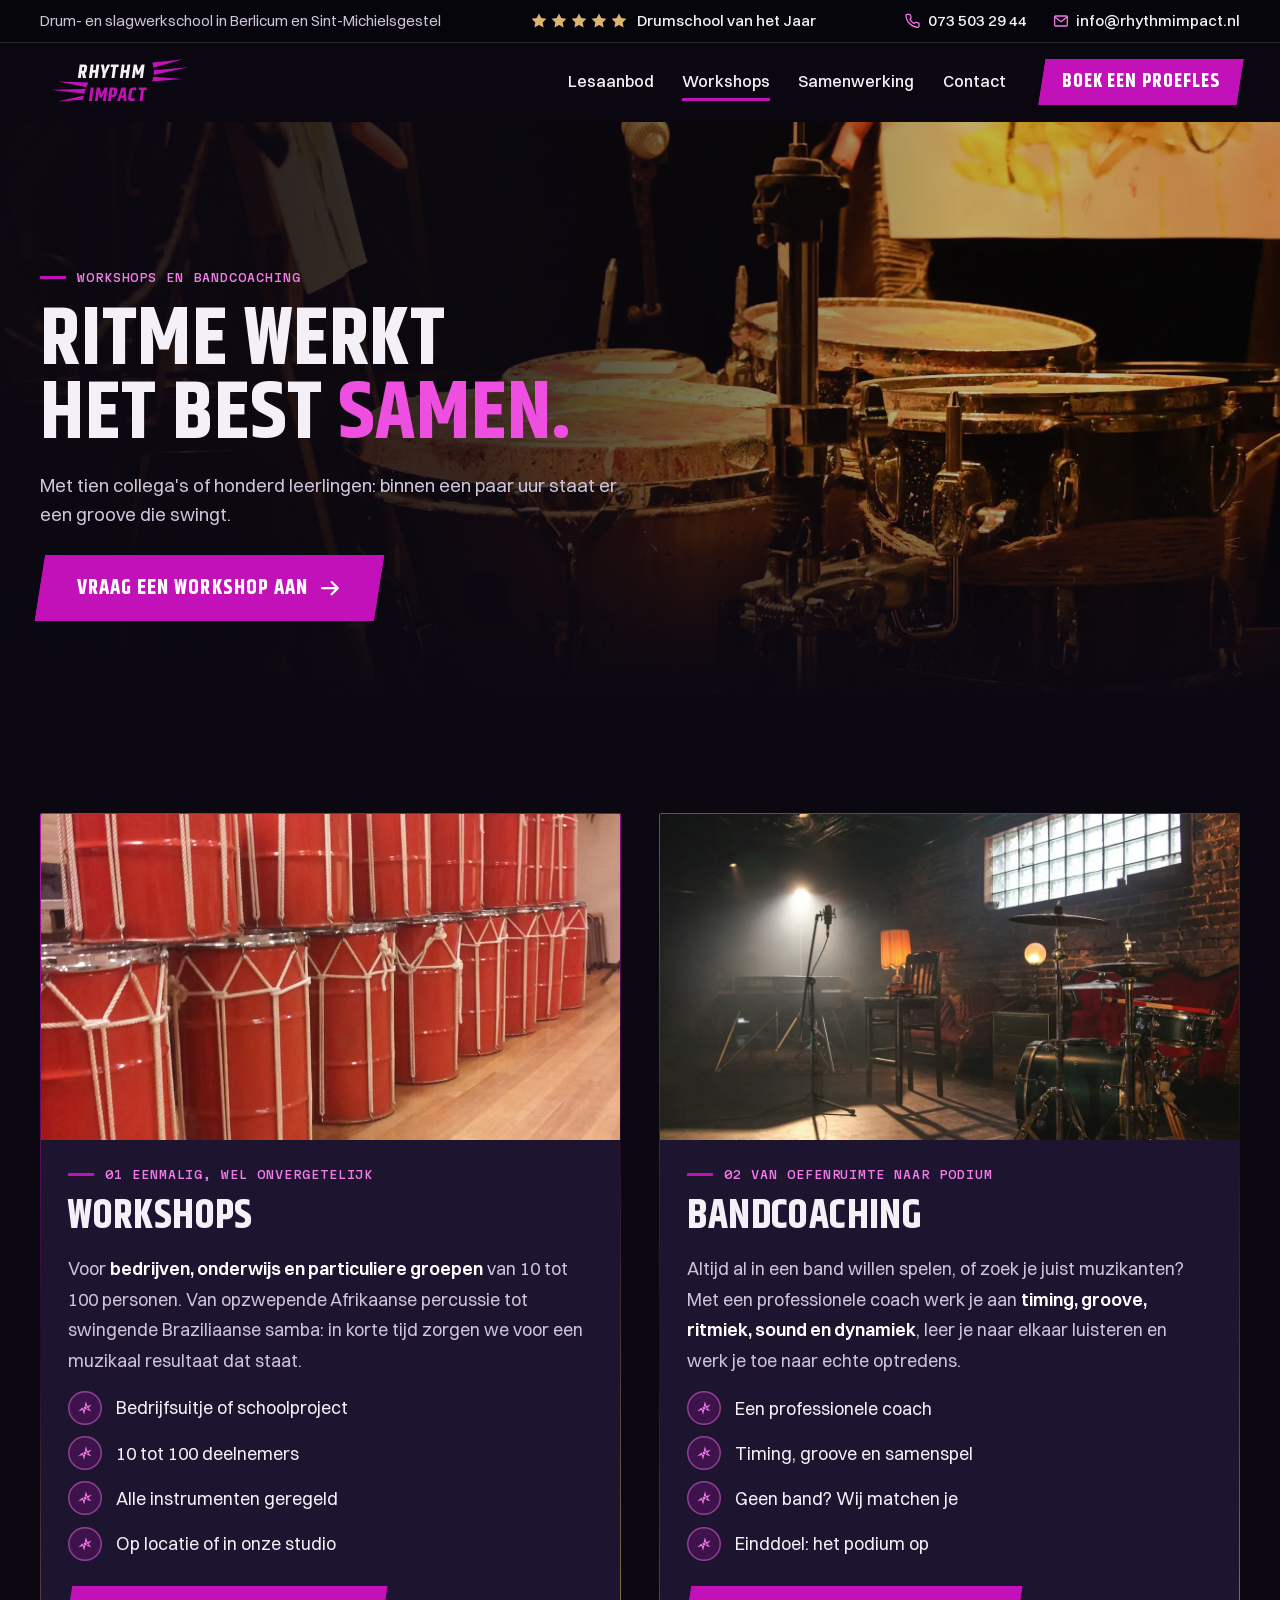
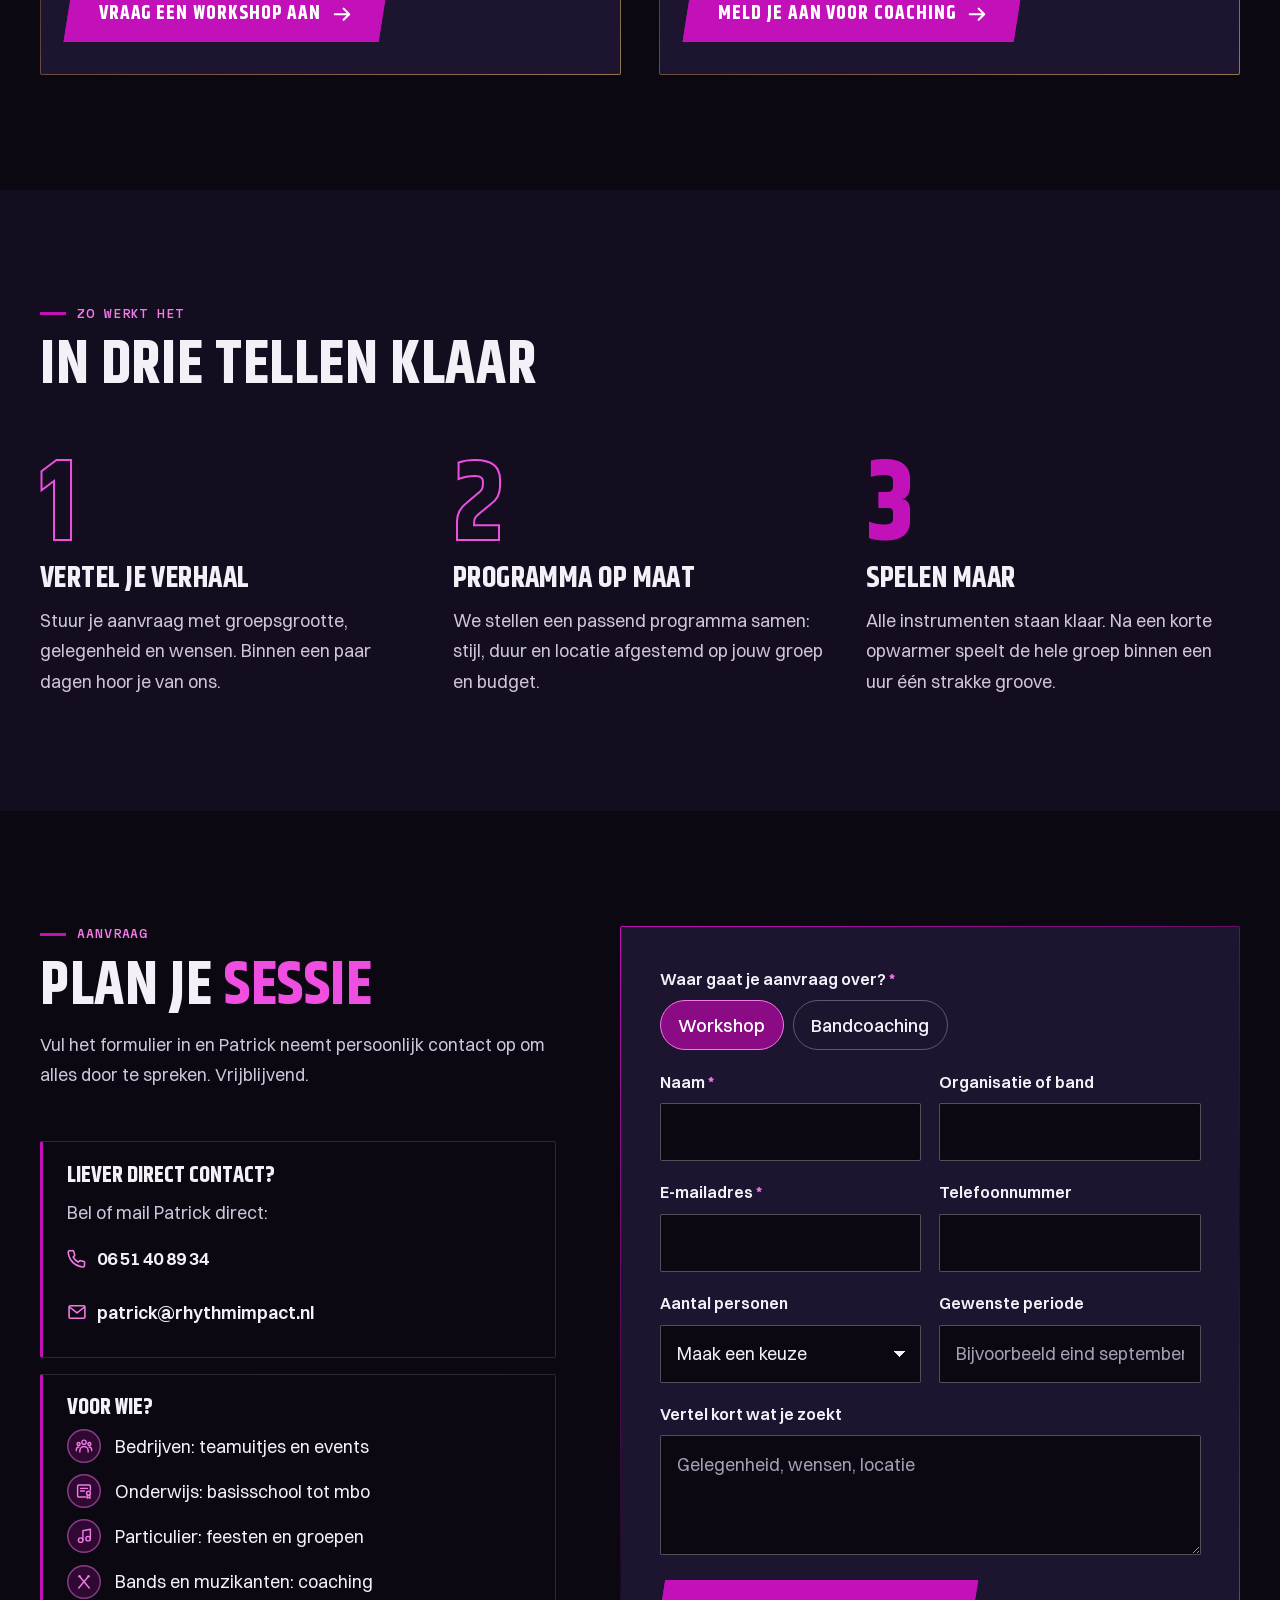
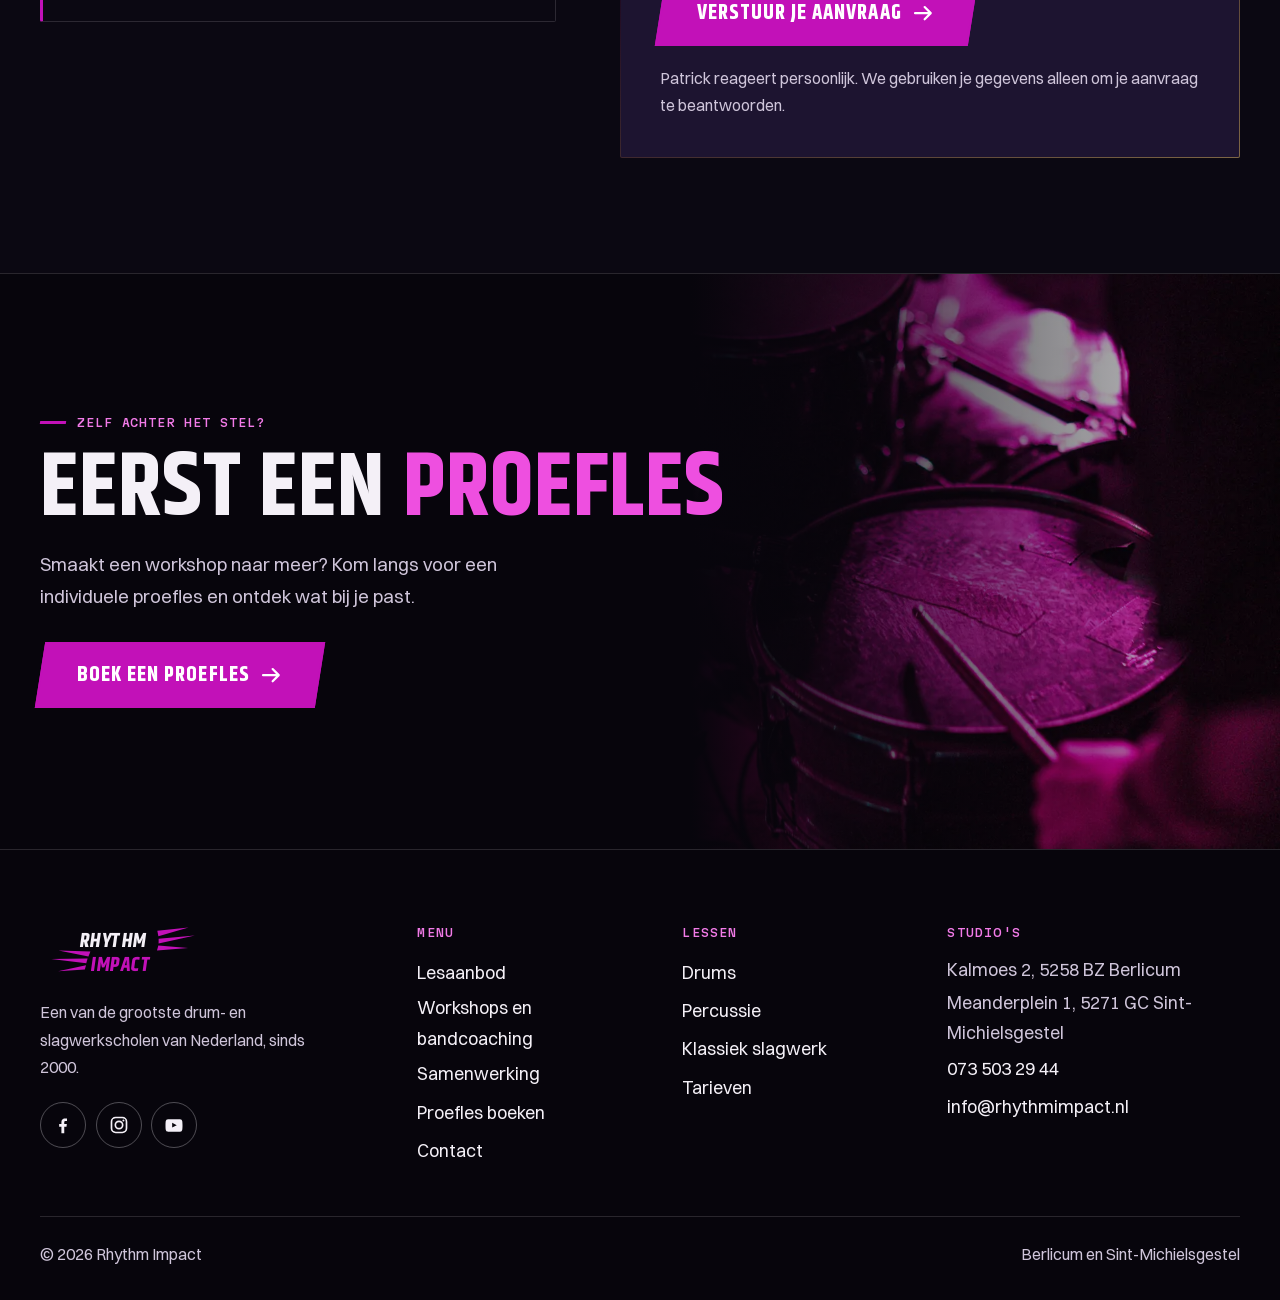
<file: workshops.html>
<!DOCTYPE html>
<html lang="nl">
<head>
  <meta charset="UTF-8">
  <meta name="viewport" content="width=device-width, initial-scale=1">
  <title>Slagwerkworkshops en bandcoaching | Rhythm Impact</title>
  <meta name="description" content="Percussieworkshops voor bedrijven, scholen en groepen van 10 tot 100 personen, en bandcoaching richting een echt optreden. Vraag het aan.">
  <link rel="canonical" href="https://rhythmimpact.nl/workshops.html">
  <meta property="og:type" content="website">
  <meta property="og:locale" content="nl_NL">
  <meta property="og:site_name" content="Rhythm Impact">
  <meta property="og:title" content="Slagwerkworkshops en bandcoaching | Rhythm Impact">
  <meta property="og:description" content="Percussieworkshops voor bedrijven, scholen en groepen van 10 tot 100 personen, en bandcoaching richting een echt optreden. Vraag het aan.">
  <meta property="og:url" content="https://rhythmimpact.nl/workshops.html">
  <meta property="og:image" content="https://rhythmimpact.nl/assets/img/og-rhythm-impact.jpg">
  <meta name="twitter:card" content="summary_large_image">
  <meta name="theme-color" content="#0b0812">
  <link rel="icon" type="image/svg+xml" href="assets/favicon.svg">
  <link rel="apple-touch-icon" href="assets/apple-touch-icon.png">
  <link rel="preload" href="assets/fonts/khand-700.woff2" as="font" type="font/woff2" crossorigin>
  <link rel="preload" href="assets/fonts/switzer-400.woff2" as="font" type="font/woff2" crossorigin>
  
  <link rel="stylesheet" href="css/style.css?v=4">
  <script type="application/ld+json">
  {
    "@context": "https://schema.org",
    "@type": "Service",
    "name": "Slagwerkworkshops en bandcoaching",
    "serviceType": "Percussieworkshop",
    "description": "Workshops voor bedrijven, onderwijs en particuliere groepen van 10 tot 100 personen, en bandcoaching richting live-optredens.",
    "areaServed": "Noord-Brabant",
    "provider": { "@type": "EducationalOrganization", "name": "Rhythm Impact", "@id": "https://rhythmimpact.nl/#school" }
  }
  </script>
</head>
<body>
  <a class="sla-over" href="#inhoud">Naar de inhoud</a>
  <div class="topbalk">
    <div class="wrap">
      <p class="topbalk-tekst">Drum- en slagwerkschool in Berlicum en Sint-Michielsgestel</p>
      <a class="topbalk-sterren" href="index.html#usp-kop" aria-label="Vijf sterren: uitgeroepen tot Drumschool van het Jaar">
        <span class="sterren"><svg viewBox="0 0 20 20" aria-hidden="true"><path d="M10 1.6l2.5 5.2 5.7.8-4.1 4 1 5.6L10 14.5l-5.1 2.7 1-5.6-4.1-4 5.7-.8z"/></svg><svg viewBox="0 0 20 20" aria-hidden="true"><path d="M10 1.6l2.5 5.2 5.7.8-4.1 4 1 5.6L10 14.5l-5.1 2.7 1-5.6-4.1-4 5.7-.8z"/></svg><svg viewBox="0 0 20 20" aria-hidden="true"><path d="M10 1.6l2.5 5.2 5.7.8-4.1 4 1 5.6L10 14.5l-5.1 2.7 1-5.6-4.1-4 5.7-.8z"/></svg><svg viewBox="0 0 20 20" aria-hidden="true"><path d="M10 1.6l2.5 5.2 5.7.8-4.1 4 1 5.6L10 14.5l-5.1 2.7 1-5.6-4.1-4 5.7-.8z"/></svg><svg viewBox="0 0 20 20" aria-hidden="true"><path d="M10 1.6l2.5 5.2 5.7.8-4.1 4 1 5.6L10 14.5l-5.1 2.7 1-5.6-4.1-4 5.7-.8z"/></svg></span><span>Drumschool van het Jaar</span>
      </a>
      <div class="topbalk-links">
        <a href="tel:+31735032944"><svg class="icoon" aria-hidden="true"><use href="assets/iconen.svg#i-telefoon"/></svg>073 503 29 44</a>
        <a href="mailto:info@rhythmimpact.nl"><svg class="icoon" aria-hidden="true"><use href="assets/iconen.svg#i-mail"/></svg>info@rhythmimpact.nl</a>
      </div>
    </div>
  </div>

  <header class="kop" data-balk>
    <div class="kop-binnen">
      <a class="logo" href="index.html" aria-label="Rhythm Impact, naar de homepage">
        <svg viewBox="0 0 268 78" aria-hidden="true" style="height:46px;width:auto">
          <g transform="skewX(-8)" transform-origin="center">
            <g fill="#c211b8">
              <polygon points="186,6 236,1 189,15"/>
              <polygon points="190,19 248,14 191,27"/>
              <polygon points="191,30 240,34 190,38"/>
              <polygon points="82,40 30,38 80,48"/>
              <polygon points="79,51 20,52 78,59"/>
              <polygon points="78,62 34,72 77,69"/>
            </g>
            <text x="62" y="33" font-family="Khand, sans-serif" font-weight="700" font-size="33" letter-spacing="1" fill="#f4f0f7">RHYTHM</text>
            <text x="86" y="71" font-family="Khand, sans-serif" font-weight="700" font-size="33" letter-spacing="1" fill="#c211b8">IMPACT</text>
          </g>
        </svg>
      </a>
      <nav class="hoofdnav" aria-label="Hoofdmenu">
        <a href="lesaanbod.html">Lesaanbod</a>
        <a href="workshops.html" aria-current="page">Workshops</a>
        <a href="samenwerking.html">Samenwerking</a>
        <a href="contact.html">Contact</a>
        <a class="knop knop-klein" href="proefles.html">Boek een proefles</a>
      </nav>
      <button class="menuknop" type="button" aria-expanded="false" aria-controls="mobiel-menu" aria-label="Menu openen" data-menuknop>
        <svg class="icoon open" aria-hidden="true"><use href="assets/iconen.svg#i-menu"/></svg><svg class="icoon sluit" aria-hidden="true"><use href="assets/iconen.svg#i-sluit"/></svg>
      </button>
    </div>
  </header>

  <div class="mobiel-menu" id="mobiel-menu" data-menu>
    <a href="index.html"><i>01</i>Home</a>
    <a href="lesaanbod.html"><i>02</i>Lesaanbod</a>
    <a href="workshops.html" aria-current="page"><i>03</i>Workshops</a>
    <a href="samenwerking.html"><i>04</i>Samenwerking</a>
    <a href="contact.html"><i>05</i>Contact</a>
    <a class="knop knop-groot" href="proefles.html">Boek een proefles <svg class="icoon" aria-hidden="true"><use href="assets/iconen.svg#i-pijl"/></svg></a>
    <div class="menu-voet">
      <a href="tel:+31735032944"><svg class="icoon" aria-hidden="true"><use href="assets/iconen.svg#i-telefoon"/></svg>073 503 29 44</a>
      <a href="mailto:info@rhythmimpact.nl"><svg class="icoon" aria-hidden="true"><use href="assets/iconen.svg#i-mail"/></svg>info@rhythmimpact.nl</a>
    </div>
  </div>

<main id="inhoud">

  <section class="paginakop" aria-label="Workshops en bandcoaching">
    <figure class="paginakop-beeld"><img src="assets/img/ph-workshops-2000.webp" srcset="assets/img/ph-workshops-1000.webp 1000w, assets/img/ph-workshops-2000.webp 2000w" sizes="100vw" width="2000" height="1332" fetchpriority="high" alt="Conga's en percussie klaar op een warm verlicht podium"></figure>
    <div class="wrap" data-rev>
      <span class="eyebrow">Workshops en bandcoaching</span>
      <h1><span class="regel">Ritme werkt</span><span class="regel">het best <span class="accent">samen.</span></span></h1>
      <p class="lead">Met tien collega's of honderd leerlingen: binnen een paar uur staat er een groove die swingt.</p>
      <div class="held-knoppen">
        <a class="knop knop-groot" href="#aanvraag">Vraag een workshop aan <svg class="icoon" aria-hidden="true"><use href="assets/iconen.svg#i-pijl"/></svg></a>
      </div>
    </div>
  </section>

  <section class="sectie" aria-label="Workshops en bandcoaching">
    <div class="wrap">
      <div class="aanbod-raster" data-rev data-stagger>
        <article class="aanbod">
          <figure><img src="assets/img/workshop-trommels-900.webp" width="900" height="1200" loading="lazy" alt="Rode trommels voor een workshop, hoog op elkaar gestapeld" style="object-position:50% 40%"></figure>
          <div class="aanbod-tekst">
            <span class="eyebrow">01 Eenmalig, wel onvergetelijk</span>
            <h2 class="h3-maat">Workshops</h2>
            <p>Voor <strong>bedrijven, onderwijs en particuliere groepen</strong> van 10 tot 100 personen. Van opzwepende Afrikaanse percussie tot swingende Braziliaanse samba: in korte tijd zorgen we voor een muzikaal resultaat dat staat.</p>
            <ul class="inslaglijst">
              <li><span class="bol zacht"><svg class="icoon" aria-hidden="true"><use href="assets/iconen.svg#i-inslag"/></svg></span>Bedrijfsuitje of schoolproject</li>
              <li><span class="bol zacht"><svg class="icoon" aria-hidden="true"><use href="assets/iconen.svg#i-inslag"/></svg></span>10 tot 100 deelnemers</li>
              <li><span class="bol zacht"><svg class="icoon" aria-hidden="true"><use href="assets/iconen.svg#i-inslag"/></svg></span>Alle instrumenten geregeld</li>
              <li><span class="bol zacht"><svg class="icoon" aria-hidden="true"><use href="assets/iconen.svg#i-inslag"/></svg></span>Op locatie of in onze studio</li>
            </ul>
            <a class="knop" href="#aanvraag">Vraag een workshop aan <svg class="icoon" aria-hidden="true"><use href="assets/iconen.svg#i-pijl"/></svg></a>
          </div>
        </article>
        <article class="aanbod">
          <figure><img src="assets/img/bandcoaching-1200.webp" width="1200" height="800" loading="lazy" alt="Oefenruimte met drumstel, microfoon en een spotlight"></figure>
          <div class="aanbod-tekst">
            <span class="eyebrow">02 Van oefenruimte naar podium</span>
            <h2 class="h3-maat">Bandcoaching</h2>
            <p>Altijd al in een band willen spelen, of zoek je juist muzikanten? Met een professionele coach werk je aan <strong>timing, groove, ritmiek, sound en dynamiek</strong>, leer je naar elkaar luisteren en werk je toe naar echte optredens.</p>
            <ul class="inslaglijst">
              <li><span class="bol zacht"><svg class="icoon" aria-hidden="true"><use href="assets/iconen.svg#i-inslag"/></svg></span>Een professionele coach</li>
              <li><span class="bol zacht"><svg class="icoon" aria-hidden="true"><use href="assets/iconen.svg#i-inslag"/></svg></span>Timing, groove en samenspel</li>
              <li><span class="bol zacht"><svg class="icoon" aria-hidden="true"><use href="assets/iconen.svg#i-inslag"/></svg></span>Geen band? Wij matchen je</li>
              <li><span class="bol zacht"><svg class="icoon" aria-hidden="true"><use href="assets/iconen.svg#i-inslag"/></svg></span>Einddoel: het podium op</li>
            </ul>
            <a class="knop" href="#aanvraag">Meld je aan voor coaching <svg class="icoon" aria-hidden="true"><use href="assets/iconen.svg#i-pijl"/></svg></a>
          </div>
        </article>
      </div>
    </div>
  </section>

  <section class="sectie fluweel" aria-labelledby="stappen-kop">
    <div class="wrap">
      <div class="sectiekop" data-rev>
        <span class="eyebrow">Zo werkt het</span>
        <h2 id="stappen-kop">In drie tellen klaar</h2>
      </div>
      <ol class="telstappen" data-rev data-stagger>
        <li class="telstap"><h3>Vertel je verhaal</h3><p>Stuur je aanvraag met groepsgrootte, gelegenheid en wensen. Binnen een paar dagen hoor je van ons.</p></li>
        <li class="telstap"><h3>Programma op maat</h3><p>We stellen een passend programma samen: stijl, duur en locatie afgestemd op jouw groep en budget.</p></li>
        <li class="telstap"><h3>Spelen maar</h3><p>Alle instrumenten staan klaar. Na een korte opwarmer speelt de hele groep binnen een uur één strakke groove.</p></li>
      </ol>
    </div>
  </section>

  <section class="sectie" id="aanvraag" aria-labelledby="aanvraag-kop">
    <div class="wrap formblok">
      <div data-rev>
        <div class="sectiekop">
          <span class="eyebrow">Aanvraag</span>
          <h2 id="aanvraag-kop">Plan je <span class="accent">sessie</span></h2>
          <p>Vul het formulier in en Patrick neemt persoonlijk contact op om alles door te spreken. Vrijblijvend.</p>
        </div>
        <div class="infokaarten">
          <div class="infokaart">
            <b>Liever direct contact?</b>
            <p>Bel of mail Patrick direct:</p>
            <a class="contact-mail" href="tel:+31651408934"><svg class="icoon" aria-hidden="true"><use href="assets/iconen.svg#i-telefoon"/></svg>06 51 40 89 34</a>
            <a class="contact-mail" href="mailto:patrick@rhythmimpact.nl"><svg class="icoon" aria-hidden="true"><use href="assets/iconen.svg#i-mail"/></svg>patrick@rhythmimpact.nl</a>
          </div>
          <div class="infokaart">
            <b>Voor wie?</b>
            <ul class="inslaglijst">
              <li><span class="bol zacht"><svg class="icoon" aria-hidden="true"><use href="assets/iconen.svg#i-groep"/></svg></span>Bedrijven: teamuitjes en events</li>
              <li><span class="bol zacht"><svg class="icoon" aria-hidden="true"><use href="assets/iconen.svg#i-diploma"/></svg></span>Onderwijs: basisschool tot mbo</li>
              <li><span class="bol zacht"><svg class="icoon" aria-hidden="true"><use href="assets/iconen.svg#i-noot"/></svg></span>Particulier: feesten en groepen</li>
              <li><span class="bol zacht"><svg class="icoon" aria-hidden="true"><use href="assets/iconen.svg#i-stokken"/></svg></span>Bands en muzikanten: coaching</li>
            </ul>
          </div>
        </div>
      </div>
      <form class="form" data-rev data-mailto="patrick@rhythmimpact.nl" data-onderwerp="Aanvraag workshop of bandcoaching via de website" novalidate>
        <div class="veld">
          <span class="veldlabel" id="ws-type-label">Waar gaat je aanvraag over? <i>*</i></span>
          <div class="chips" role="radiogroup" aria-labelledby="ws-type-label">
            <input type="radio" name="type" id="t-ws" value="Workshop" data-label="Soort aanvraag" checked><label for="t-ws">Workshop</label>
            <input type="radio" name="type" id="t-bc" value="Bandcoaching" data-label="Soort aanvraag"><label for="t-bc">Bandcoaching</label>
          </div>
        </div>
        <div class="form-rij">
          <div class="veld"><label for="ws-naam">Naam <i>*</i></label><input id="ws-naam" name="naam" data-label="Naam" type="text" autocomplete="name" required></div>
          <div class="veld"><label for="ws-org">Organisatie of band</label><input id="ws-org" name="organisatie" data-label="Organisatie" type="text" autocomplete="organization"></div>
        </div>
        <div class="form-rij">
          <div class="veld"><label for="ws-mail">E-mailadres <i>*</i></label><input id="ws-mail" name="email" data-label="E-mail" type="email" autocomplete="email" required></div>
          <div class="veld"><label for="ws-tel">Telefoonnummer</label><input id="ws-tel" name="telefoon" data-label="Telefoon" type="tel" autocomplete="tel"></div>
        </div>
        <div class="form-rij">
          <div class="veld"><label for="ws-aantal">Aantal personen</label>
            <select id="ws-aantal" name="aantal" data-label="Aantal personen">
              <option value="">Maak een keuze</option>
              <option>Tot 10</option><option>10 tot 25</option><option>25 tot 50</option><option>50 tot 100</option><option>Band (2 tot 8)</option>
            </select>
          </div>
          <div class="veld"><label for="ws-datum">Gewenste periode</label><input id="ws-datum" name="periode" data-label="Gewenste periode" type="text" placeholder="Bijvoorbeeld eind september"></div>
        </div>
        <div class="veld"><label for="ws-msg">Vertel kort wat je zoekt</label><textarea id="ws-msg" name="bericht" data-label="Bericht" placeholder="Gelegenheid, wensen, locatie"></textarea></div>
        <button class="knop knop-groot" type="submit">Verstuur je aanvraag <svg class="icoon" aria-hidden="true"><use href="assets/iconen.svg#i-pijl"/></svg></button>
        <p class="form-status" role="status" tabindex="-1">Je mailprogramma opent met je aanvraag erin: druk op verzenden en klaar. Geen mailvenster gezien? Mail dan naar patrick@rhythmimpact.nl.</p>
        <p class="form-noot">Patrick reageert persoonlijk. We gebruiken je gegevens alleen om je aanvraag te beantwoorden.</p>
      </form>
    </div>
  </section>

  <section class="slotband" aria-labelledby="slot-kop">
    <figure class="slotband-beeld" aria-hidden="true"><img src="assets/img/cta-vel-900.webp" width="900" height="1600" loading="lazy" alt=""></figure>
    <div class="wrap" data-rev>
      <span class="eyebrow">Zelf achter het stel?</span>
      <h2 id="slot-kop">Eerst een <span class="accent">proefles</span></h2>
      <p>Smaakt een workshop naar meer? Kom langs voor een individuele proefles en ontdek wat bij je past.</p>
      <div class="held-knoppen">
        <a class="knop knop-groot" href="proefles.html">Boek een proefles <svg class="icoon" aria-hidden="true"><use href="assets/iconen.svg#i-pijl"/></svg></a>
      </div>
    </div>
  </section>
</main>

  <footer class="voet">
    <div class="voet-raster">
      <div class="voet-merk">
        <a class="logo" href="index.html" aria-label="Rhythm Impact, naar de homepage">
          <svg viewBox="0 0 268 78" aria-hidden="true" style="height:48px;width:auto">
          <g transform="skewX(-8)" transform-origin="center">
            <g fill="#c211b8">
              <polygon points="186,6 236,1 189,15"/>
              <polygon points="190,19 248,14 191,27"/>
              <polygon points="191,30 240,34 190,38"/>
              <polygon points="82,40 30,38 80,48"/>
              <polygon points="79,51 20,52 78,59"/>
              <polygon points="78,62 34,72 77,69"/>
            </g>
            <text x="62" y="33" font-family="Khand, sans-serif" font-weight="700" font-size="33" letter-spacing="1" fill="#f4f0f7">RHYTHM</text>
            <text x="86" y="71" font-family="Khand, sans-serif" font-weight="700" font-size="33" letter-spacing="1" fill="#c211b8">IMPACT</text>
          </g>
        </svg>
        </a>
        <p>Een van de grootste drum- en slagwerkscholen van Nederland, sinds 2000.</p>
        <div class="socials">
          <a href="https://www.facebook.com/slagwerkopleidingRhythmImpact/" target="_blank" rel="noopener" aria-label="Rhythm Impact op Facebook"><svg class="icoon" aria-hidden="true"><use href="assets/iconen.svg#i-facebook"/></svg></a>
          <a href="https://www.instagram.com/rhythmimpactslagwerkopl/" target="_blank" rel="noopener" aria-label="Rhythm Impact op Instagram"><svg class="icoon" aria-hidden="true"><use href="assets/iconen.svg#i-instagram"/></svg></a>
          <a href="https://www.youtube.com/user/rhythmimpact" target="_blank" rel="noopener" aria-label="Rhythm Impact op YouTube"><svg class="icoon" aria-hidden="true"><use href="assets/iconen.svg#i-youtube"/></svg></a>
        </div>
      </div>
      <div>
        <h2>Menu</h2>
        <ul>
          <li><a href="lesaanbod.html">Lesaanbod</a></li>
          <li><a href="workshops.html">Workshops en bandcoaching</a></li>
          <li><a href="samenwerking.html">Samenwerking</a></li>
          <li><a href="proefles.html">Proefles boeken</a></li>
          <li><a href="contact.html">Contact</a></li>
        </ul>
      </div>
      <div>
        <h2>Lessen</h2>
        <ul>
          <li><a href="lesaanbod.html#drums">Drums</a></li>
          <li><a href="lesaanbod.html#percussie">Percussie</a></li>
          <li><a href="lesaanbod.html#klassiek">Klassiek slagwerk</a></li>
          <li><a href="lesaanbod.html#tarieven">Tarieven</a></li>
        </ul>
      </div>
      <div>
        <h2>Studio's</h2>
        <ul>
          <li>Kalmoes 2, 5258 BZ Berlicum</li>
          <li>Meanderplein 1, 5271 GC Sint-Michielsgestel</li>
          <li><a href="tel:+31735032944">073 503 29 44</a></li>
          <li><a href="mailto:info@rhythmimpact.nl">info@rhythmimpact.nl</a></li>
        </ul>
      </div>
    </div>
    <div class="voet-onder">
      <span>&copy; <span data-jaar>2026</span> Rhythm Impact</span>
      <span>Berlicum en Sint-Michielsgestel</span>
    </div>
  </footer>

  <div class="actiebalk" data-mobielcta>
    <a class="knop" href="proefles.html">Boek een proefles</a>
    <a class="knop knop-lijn" href="contact.html">Contact</a>
  </div>

  <script src="js/main.js" defer></script>
</body>
</html>
</file>
<file: css/style.css>
/* ==========================================================================
   Rhythm Impact: "het moment van de slag"
   Donker podium, impact-paars voor knoppen en accenten, koper als tweede
   kleur (het bekken). Khand voor koppen en knoppen, Switzer voor tekst,
   Martian Mono voor labels en maten. Knoppen en labels staan schuin, net
   als het woordmerk (skewX -8 tot -10).
   ========================================================================== */

@font-face { font-family: 'Khand'; src: url('../assets/fonts/khand-600.woff2') format('woff2'); font-weight: 600; font-display: swap; }
@font-face { font-family: 'Khand'; src: url('../assets/fonts/khand-700.woff2') format('woff2'); font-weight: 700; font-display: swap; }
@font-face { font-family: 'Switzer'; src: url('../assets/fonts/switzer-400.woff2') format('woff2'); font-weight: 400; font-display: swap; }
@font-face { font-family: 'Switzer'; src: url('../assets/fonts/switzer-500.woff2') format('woff2'); font-weight: 500; font-display: swap; }
@font-face { font-family: 'Switzer'; src: url('../assets/fonts/switzer-600.woff2') format('woff2'); font-weight: 600; font-display: swap; }
@font-face { font-family: 'Martian Mono'; src: url('../assets/fonts/martian-mono-500.woff2') format('woff2'); font-weight: 500; font-display: swap; }

:root {
  /* ---- kleur ---- */
  --nacht: #0b0812;          /* podiumzwart met paarse ondertoon: basis */
  --nacht-2: #140d1f;        /* fluweel: tweede vlak voor sectieritme */
  --nacht-3: #1d1430;        /* kaarten */
  --been: #f4f0f7;           /* tekst op donker, koel gebroken wit */
  --dim-op-donker: #cfc5da;  /* zachte tekst op donker, ruim 11:1 */
  --merk: #c211b8;           /* impact-paars: knoppen, lijnen, vlakjes */
  --merk-licht: #f27be8;     /* paars als kleine tekst op donker (8:1) */
  --merk-gloed: #ee4fe0;     /* paars in grote koppen */
  --merk-diep: #8a0b83;      /* hover van de knop */
  --koper: #dcb56f;          /* tweede kleur: het bekken. Spaarzaam. */
  --lijn: rgba(244, 240, 247, .14);
  --lijn-sterk: rgba(244, 240, 247, .3);

  /* tokencontract (alias, zodat gedeelde componenten werken) */
  --papier: var(--nacht);
  --papier-2: var(--nacht-2);
  --inkt: var(--nacht);
  --tekst: var(--been);
  --cta: var(--merk);
  --tweede: var(--koper);
  --dim: var(--dim-op-donker);

  /* ---- typografie ---- */
  --display: 'Khand', 'Arial Narrow', sans-serif;
  --body: 'Switzer', 'Helvetica Neue', Arial, sans-serif;
  --mono: 'Martian Mono', ui-monospace, monospace;

  --fs-hero:  clamp(3.4rem, 7.6vw, 7.4rem);
  --fs-h1:    clamp(3rem, 6.4vw, 5.8rem);
  --fs-h2:    clamp(2.4rem, 4.8vw, 4.2rem);
  --fs-h3:    clamp(1.55rem, 2.3vw, 2rem);
  --fs-body:  clamp(1.02rem, .25vw + .97rem, 1.12rem);
  --fs-klein: 1rem;
  --fs-label: .74rem;

  /* ---- ruimte ---- */
  --gutter: clamp(1rem, 4vw, 2.5rem);
  --wrap: min(1240px, 100% - 2 * var(--gutter));
  --sectie: clamp(4.25rem, 9vw, 8.5rem);
  --meet: 62ch;

  /* ---- vorm ---- */
  --radius: 2px;
  --schuin: -9deg;

  /* ---- beweging ---- */
  --vlot: cubic-bezier(.22, 1, .36, 1);
  --slag: cubic-bezier(.16, 1.2, .3, 1);
  --duur: .22s;
  --komop: 28px;
}

/* ---------- reset ---------- */
* { margin: 0; padding: 0; box-sizing: border-box; }
html { scroll-behavior: smooth; overflow-x: clip; }
[hidden] { display: none !important; }
body {
  font-family: var(--body);
  font-size: var(--fs-body);
  line-height: 1.7;
  color: var(--been);
  background: var(--nacht);
  overflow-x: clip;
  -webkit-font-smoothing: antialiased;
}
img, video, svg, canvas { display: block; max-width: 100%; }
img { height: auto; }
a { color: inherit; text-decoration: none; }
ul, ol { list-style: none; }
button { font: inherit; color: inherit; background: none; border: 0; cursor: pointer; }
::selection { background: var(--merk); color: #fff; }
:focus-visible { outline: 3px solid var(--merk-licht); outline-offset: 3px; }
:target, a:focus-visible, button:focus-visible { scroll-margin-top: 7rem; }
strong { font-weight: 600; color: #fff; }

h1, h2, h3 {
  font-family: var(--display);
  font-weight: 700;
  text-transform: uppercase;
  letter-spacing: .01em;
  text-wrap: balance;
}
h1 { font-size: var(--fs-h1); line-height: .9; }
h2 { font-size: var(--fs-h2); line-height: .92; }
h3 { font-size: var(--fs-h3); line-height: 1; letter-spacing: .015em; }
p { max-width: var(--meet); }
.accent { color: var(--merk-gloed); }
.regel { display: block; }

.wrap { width: var(--wrap); margin-inline: auto; }
.sectie { padding-block: var(--sectie); position: relative; }
.sectie.fluweel { background: var(--nacht-2); }

/* label: mono, klein, schuin streepje ervoor */
.eyebrow {
  display: inline-flex;
  align-items: center;
  gap: .7rem;
  font-family: var(--mono);
  font-size: var(--fs-label);
  font-weight: 500;
  letter-spacing: .08em;
  text-transform: uppercase;
  color: var(--merk-licht);
  line-height: 1.3;
}
.eyebrow::before {
  content: "";
  width: 1.6rem; height: 3px;
  background: var(--merk);
  transform: skewX(var(--schuin));
}

.sectiekop { display: grid; gap: 1rem; margin-bottom: clamp(2rem, 4vw, 3.25rem); max-width: 56rem; }
.sectiekop p { color: var(--dim-op-donker); font-size: 1.1rem; }
.sectiekop.midden { text-align: center; justify-items: center; margin-inline: auto; }

/* ---------- knoppen: schuin vlak, rechte tekst ---------- */
.knop {
  --knop-vlak: var(--merk);
  --knop-rand: var(--merk);
  --knop-tekst: #fff;
  position: relative;
  isolation: isolate;
  display: inline-flex;
  align-items: center;
  justify-content: center;
  gap: .6rem;
  min-height: 56px;
  padding: .7rem 1.9rem;
  font-family: var(--display);
  font-weight: 700;
  font-size: 1.22rem;
  line-height: 1;
  letter-spacing: .05em;
  text-transform: uppercase;
  color: var(--knop-tekst);
  white-space: nowrap;
  transition: translate var(--duur) var(--vlot);
}
.knop::before,
.knop::after {
  content: "";
  position: absolute;
  inset: 0;
  z-index: -1;
  transform: skewX(var(--schuin));
}
.knop::before { background: var(--knop-vlak); border: 2px solid var(--knop-rand); }
.knop::after {
  background: var(--merk-diep);
  transform: skewX(var(--schuin)) scaleY(0);
  transform-origin: 50% 100%;
  transition: transform .28s cubic-bezier(.65, 0, .2, 1);
}
.knop:hover { translate: 0 -2px; }
.knop:hover::after, .knop:focus-visible::after { transform: skewX(var(--schuin)) scaleY(1); }
.knop:active { translate: 0 1px; }
.knop .icoon { width: 1.15em; height: 1.15em; flex: none; transition: transform var(--duur) var(--vlot); }
.knop:hover .icoon { transform: translateX(4px); }
.knop-lijn { --knop-vlak: transparent; --knop-rand: var(--been); }
.knop-lijn::after { background: rgba(244, 240, 247, .12); }
.knop-groot { min-height: 66px; padding: 1rem 2.3rem; font-size: 1.32rem; }
.knop-klein { min-height: 46px; padding: .5rem 1.25rem; font-size: 1.2rem; }

/* tekstlink met uitrollende streep */
.streep { position: relative; display: inline-flex; align-items: center; gap: .45rem; font-weight: 600; color: var(--been); min-height: 44px; }
.streep::after {
  content: "";
  position: absolute; left: 0; right: 0; bottom: 6px;
  height: 2px; background: var(--merk);
  transform: scaleX(.3); transform-origin: 0 50%;
  transition: transform .25s var(--vlot);
}
.streep:hover::after { transform: scaleX(1); }
.streep .icoon { width: 1.05em; height: 1.05em; }

.icoon { width: 1.25rem; height: 1.25rem; flex: none; }

/* bol: branded icooncirkel voor opsommingen (34 px) */
.bol {
  display: grid; place-items: center;
  width: 34px; height: 34px; flex: none;
  border-radius: 50%;
  background: var(--merk);
  color: #fff;
}
.bol .icoon { width: 18px; height: 18px; }
.bol.zacht { background: rgba(194, 17, 184, .2); color: var(--merk-licht); box-shadow: inset 0 0 0 1.5px rgba(242, 123, 232, .45); }

/* lijst met inslag-iconen (nooit kale bullets) */
.inslaglijst { display: grid; gap: .7rem; }
.inslaglijst li { display: flex; align-items: center; gap: .85rem; line-height: 1.4; }
.inslaglijst.twee { grid-template-columns: repeat(2, minmax(0, 1fr)); column-gap: 1.5rem; }

/* ---------- topbalk ---------- */
.topbalk { background: #07050c; border-bottom: 1px solid var(--lijn); font-size: .95rem; }
.topbalk .wrap { display: flex; align-items: center; justify-content: space-between; gap: 1.5rem; min-height: 42px; }
.topbalk p { color: var(--dim-op-donker); max-width: none; }
.topbalk-links { display: flex; gap: 1.6rem; }
.topbalk a { display: inline-flex; align-items: center; gap: .45rem; color: var(--been); font-weight: 500; min-height: 32px; }
.topbalk a:hover { color: var(--merk-licht); }
.topbalk .icoon { width: 1rem; height: 1rem; color: var(--merk-licht); }
.topbalk-sterren { gap: .6rem !important; }
.topbalk-sterren .sterren { display: inline-flex; gap: 2px; }
.topbalk-sterren svg { width: .95rem; height: .95rem; fill: var(--koper); }
.topbalk-sterren span:last-child { color: var(--been); }

/* ---------- header ---------- */
.kop {
  position: sticky; top: 0; z-index: 100;
  background: rgba(11, 8, 18, .94);
  border-bottom: 1px solid transparent;
}
.kop.zweeft { border-bottom-color: var(--lijn); box-shadow: 0 10px 30px rgba(0, 0, 0, .35); }
.kop-binnen { width: var(--wrap); margin-inline: auto; display: flex; align-items: center; justify-content: space-between; gap: 2rem; min-height: 78px; }
.logo { display: inline-flex; align-items: center; min-height: 48px; }
.logo svg { height: 46px; width: auto; }
.hoofdnav { display: flex; align-items: center; gap: clamp(1rem, 2.2vw, 2.1rem); }
.hoofdnav > a:not(.knop) {
  position: relative;
  font-weight: 500; font-size: 1.02rem;
  color: var(--been);
  padding-block: .6rem;
}
.hoofdnav > a:not(.knop)::after {
  content: ""; position: absolute; left: 0; right: 0; bottom: .25rem;
  height: 3px; background: var(--merk);
  transform: skewX(var(--schuin)) scaleX(0); transform-origin: 0 50%;
  transition: transform .25s var(--vlot);
}
.hoofdnav > a:not(.knop):hover::after,
.hoofdnav > a[aria-current="page"]::after { transform: skewX(var(--schuin)) scaleX(1); }
.hoofdnav .knop { margin-left: .5rem; }
.menuknop {
  display: none;
  width: 48px; height: 48px;
  place-items: center;
  border: 1.5px solid var(--lijn-sterk);
  border-radius: 50%;
}
.menuknop .icoon { width: 22px; height: 22px; }
.menuknop .sluit { display: none; }
.menuknop[aria-expanded="true"] .open { display: none; }
.menuknop[aria-expanded="true"] .sluit { display: block; }

.mobiel-menu {
  position: fixed; inset: 0; z-index: 90;
  background: var(--nacht);
  padding: 7rem var(--gutter) 2rem;
  display: none; flex-direction: column; gap: .25rem;
  transform: translateX(100%);
  visibility: hidden;
  transition: transform .4s var(--vlot), visibility 0s linear .4s;
  overflow-y: auto;
}
.mobiel-menu.open { transform: none; visibility: visible; transition: transform .4s var(--vlot); }
.mobiel-menu > a:not(.knop) {
  display: flex; align-items: baseline; gap: 1rem;
  font-family: var(--display); font-weight: 700; text-transform: uppercase;
  font-size: clamp(2.2rem, 9vw, 3rem); line-height: 1.1;
  padding-block: .35rem;
  border-bottom: 1px solid var(--lijn);
}
.mobiel-menu > a i { font-family: var(--mono); font-style: normal; font-size: .8rem; color: var(--merk-licht); }
.mobiel-menu .knop { margin-top: 1.5rem; }
.menu-voet { margin-top: auto; padding-top: 2rem; display: grid; gap: .5rem; color: var(--dim-op-donker); }
.menu-voet a { display: inline-flex; align-items: center; gap: .6rem; min-height: 44px; color: var(--been); font-weight: 500; }
.menu-voet .icoon { color: var(--merk-licht); }

/* ==========================================================================
   HERO (home): foto over de volle breedte, schokgolf als sfeerlaag
   ========================================================================== */
.held {
  position: relative;
  min-height: min(calc(100svh - 120px), 900px);
  display: flex;
  align-items: center;
  overflow: hidden;
  background: var(--nacht);
}
.held-beeld { position: absolute; inset: 0; margin: 0; overflow: hidden; }
.held-beeld img {
  width: 100%; height: 100%;
  object-fit: cover;
  object-position: 60% 50%;
}
.held-beeld canvas { position: absolute; inset: 0; width: 100%; height: 100%; pointer-events: none; mix-blend-mode: screen; }
.held-beeld::after {
  content: "";
  position: absolute; inset: 0;
  background:
    linear-gradient(90deg, rgba(11, 8, 18, .95) 0%, rgba(11, 8, 18, .86) 30%, rgba(11, 8, 18, .45) 50%, rgba(11, 8, 18, 0) 66%),
    linear-gradient(0deg, var(--nacht) 0%, rgba(11, 8, 18, 0) 22%);
  pointer-events: none;
}
.held-inhoud {
  position: relative; z-index: 2;
  width: var(--wrap); margin-inline: auto;
  padding-block: clamp(4rem, 9vh, 7rem);
  display: grid; gap: 1.5rem;
  justify-items: start;
}
.held h1 { font-size: var(--fs-hero); line-height: .86; max-width: 9.5em; }
.held h1 .regel { white-space: nowrap; }
.held-bullets { display: grid; gap: .8rem; margin-top: .4rem; }
.held-bullets li { display: flex; align-items: center; gap: .85rem; font-size: 1.12rem; font-weight: 500; line-height: 1.3; white-space: nowrap; }
.held-knoppen { display: flex; flex-wrap: wrap; gap: 1rem 1.6rem; margin-top: .8rem; }
.held-knoppen .knop { min-height: 66px; padding: 1rem 2.3rem; font-size: 1.32rem; }
.held-chip {
  display: inline-flex; align-items: center; gap: .7rem;
  padding: .7rem 1.2rem .7rem .8rem;
  border-radius: 999px;
  background: rgba(11, 8, 18, .8);
  border: 1px solid rgba(220, 181, 111, .45);
  font-size: 1rem; font-weight: 500;
  color: var(--been);
}
.held-chip .icoon { color: var(--koper); width: 1.4rem; height: 1.4rem; }

/* ==========================================================================
   SETLIST: de drie USP's, als setlists die op het podium zijn vastgeplakt
   ========================================================================== */
.setlists { display: grid; grid-template-columns: repeat(3, minmax(0, 1fr)); gap: clamp(1.25rem, 2.6vw, 2.25rem); }
.setlist {
  --draai: -1.2deg;
  position: relative;
  padding: 1.1rem 1.1rem 1.6rem;
  background:
    linear-gradient(var(--nacht-3), var(--nacht-3)) padding-box,
    linear-gradient(150deg, var(--merk) 0%, rgba(194, 17, 184, .25) 40%, rgba(220, 181, 111, .7) 100%) border-box;
  border: 1.5px solid transparent;
  border-radius: var(--radius);
  rotate: var(--draai);
  transition: rotate .35s var(--vlot), translate var(--duur) var(--vlot), box-shadow .35s var(--vlot);
  box-shadow: 0 2px 4px rgba(0, 0, 0, .25), 0 22px 50px rgba(0, 0, 0, .35);
}
.setlist:nth-child(2) { --draai: .9deg; margin-top: 1.8rem; }
.setlist:nth-child(3) { --draai: -.6deg; }
.setlist:hover { rotate: 0deg; translate: 0 -4px; box-shadow: 0 4px 8px rgba(0, 0, 0, .3), 0 30px 70px rgba(0, 0, 0, .45); }
/* gaffertape bovenaan */
.setlist::before {
  content: "";
  position: absolute; top: -13px; left: 50%;
  width: 92px; height: 26px;
  translate: -50% 0; rotate: -3deg;
  background: repeating-linear-gradient(90deg, rgba(255, 255, 255, .06) 0 2px, transparent 2px 6px), #3a2a48;
  box-shadow: 0 2px 6px rgba(0, 0, 0, .4);
  clip-path: polygon(3% 0, 97% 6%, 100% 50%, 96% 100%, 2% 94%, 0 50%);
}
.setlist figure { margin: 0; aspect-ratio: 16 / 10; overflow: hidden; border-radius: 2px; }
.setlist figure img { width: 100%; height: 100%; object-fit: cover; transition: transform .6s var(--vlot); }
.setlist:hover figure img { transform: scale(1.04); }
.setlist-nr {
  display: flex; align-items: center; justify-content: space-between;
  margin: 1.1rem .3rem .5rem;
  font-family: var(--mono); font-size: var(--fs-label); letter-spacing: .08em; text-transform: uppercase;
  color: var(--merk-licht);
}
.setlist-nr .bol { width: 38px; height: 38px; }
.setlist h3 { margin: 0 .3rem .55rem; }
.setlist p { margin-inline: .3rem; color: var(--dim-op-donker); }

/* ---------- loper: lopende band met feiten ---------- */
.loper { overflow: hidden; border-block: 1px solid var(--lijn); background: #07050c; padding-block: 1.05rem; }
.loper-band { display: flex; width: max-content; gap: 2.5rem; animation: loper 38s linear infinite; }
.loper:hover .loper-band { animation-play-state: paused; }
.loper span {
  display: inline-flex; align-items: center; gap: 2.5rem;
  font-family: var(--display); font-weight: 600; text-transform: uppercase;
  font-size: clamp(1.35rem, 2.2vw, 1.8rem); letter-spacing: .04em;
  white-space: nowrap;
}
.loper span::after {
  content: ""; width: 14px; height: 14px; flex: none;
  background: var(--merk);
  clip-path: polygon(50% 0, 62% 38%, 100% 50%, 62% 62%, 50% 100%, 38% 62%, 0 50%, 38% 38%);
}
@keyframes loper { to { transform: translateX(-50%); } }

/* ==========================================================================
   FLIGHTCASES: de drie disciplines als koffers met metalen hoeken
   ========================================================================== */
.flightcases { display: grid; grid-template-columns: repeat(3, minmax(0, 1fr)); gap: clamp(1.25rem, 2.4vw, 2rem); }
.flightcase {
  position: relative;
  display: flex; flex-direction: column;
  background:
    linear-gradient(var(--nacht-3), var(--nacht-3)) padding-box,
    linear-gradient(180deg, rgba(220, 181, 111, .75), rgba(194, 17, 184, .9) 55%, rgba(194, 17, 184, .2)) border-box;
  border: 1.5px solid transparent;
  border-radius: var(--radius);
  transition: translate var(--duur) var(--vlot), box-shadow .3s var(--vlot);
}
.flightcase:hover { translate: 0 -4px; box-shadow: 0 30px 70px rgba(0, 0, 0, .5), 0 0 0 1px rgba(194, 17, 184, .3); }
/* metalen hoeken */
.flightcase .hoek { position: absolute; width: 22px; height: 22px; border: 3px solid #8f849c; z-index: 3; pointer-events: none; }
.flightcase .hoek:nth-of-type(1) { top: -5px; left: -5px; border-right: 0; border-bottom: 0; }
.flightcase .hoek:nth-of-type(2) { top: -5px; right: -5px; border-left: 0; border-bottom: 0; }
.flightcase .hoek:nth-of-type(3) { bottom: -5px; left: -5px; border-right: 0; border-top: 0; }
.flightcase .hoek:nth-of-type(4) { bottom: -5px; right: -5px; border-left: 0; border-top: 0; }
.flightcase figure { position: relative; margin: 0; aspect-ratio: 4 / 3; overflow: hidden; }
.flightcase figure img { width: 100%; height: 100%; object-fit: cover; transition: transform .6s var(--vlot); }
.flightcase:hover figure img { transform: scale(1.05); }
.flightcase figure::after { content: ""; position: absolute; inset: 0; background: linear-gradient(0deg, var(--nacht-3) 0%, rgba(29, 20, 48, 0) 45%); }
.maat {
  position: absolute; top: 1rem; left: 1rem; z-index: 2;
  display: grid; justify-items: center;
  width: 54px; padding: .35rem 0;
  background: var(--nacht); border: 1.5px solid var(--koper); border-radius: 2px;
  font-family: var(--display); font-weight: 700; font-size: 1.35rem; line-height: .82; color: var(--koper);
}
.maat i { display: block; width: 26px; height: 2px; margin: .2rem 0; background: var(--koper); }
.flightcase-tekst { display: grid; gap: .85rem; padding: .4rem 1.5rem 1.6rem; flex: 1; align-content: start; }
.flightcase-tekst .icoonkop { display: flex; align-items: center; gap: .85rem; }
.flightcase-tekst p { color: var(--dim-op-donker); }
.labels { display: flex; flex-wrap: wrap; gap: .45rem; }
.labels span {
  font-family: var(--mono); font-size: var(--fs-label); text-transform: uppercase; letter-spacing: .05em;
  padding: .45rem .7rem; border: 1px solid var(--lijn-sterk); border-radius: 2px; color: var(--been);
}
.flightcase .streep { margin-top: auto; justify-self: start; }

/* ==========================================================================
   NOTENBALK: van eerste roffel tot eindexamen
   ========================================================================== */
.notenbalk { position: relative; }
.notenbalk-lijnen {
  position: absolute; left: 0; right: 0; top: 30px; height: 40px;
  background: repeating-linear-gradient(0deg, var(--lijn-sterk) 0 1px, transparent 1px 10px);
  pointer-events: none;
}
.notenbalk-lijnen::before {
  content: ""; position: absolute; inset: 0;
  background: linear-gradient(90deg, var(--merk), var(--koper));
  transform: scaleX(var(--sectie-p-lijn, 1)); transform-origin: 0 50%;
  mask: repeating-linear-gradient(0deg, #000 0 1px, transparent 1px 10px);
  opacity: .9;
}
.routes { position: relative; display: grid; grid-template-columns: repeat(3, minmax(0, 1fr)); gap: clamp(1.25rem, 2.4vw, 2rem); }
.route { display: grid; gap: 1rem; align-content: start; }
.route-noot {
  position: relative;
  width: 100px; height: 100px;
  display: grid; place-items: center;
}
.route-noot::before {
  content: ""; position: absolute; width: 30px; height: 22px; left: 22px; top: 39px;
  background: var(--merk); border-radius: 50%; rotate: -22deg;
  box-shadow: 0 0 0 6px var(--nacht);
}
.route:nth-child(2) .route-noot::before { top: 29px; }
.route:nth-child(3) .route-noot::before { top: 19px; background: var(--koper); }
.route-noot::after { content: ""; position: absolute; left: 50px; width: 2.5px; height: 46px; top: 4px; background: var(--been); }
.route:nth-child(2) .route-noot::after { top: -6px; }
.route:nth-child(3) .route-noot::after { top: -16px; }
.route-kaart {
  padding: 1.6rem 1.5rem 1.7rem;
  background: var(--nacht);
  border: 1px solid var(--lijn);
  border-top: 3px solid var(--merk);
  border-radius: var(--radius);
  display: grid; gap: .9rem; align-content: start;
  transition: translate var(--duur) var(--vlot), border-color .3s;
  height: 100%;
}
.route:nth-child(3) .route-kaart { border-top-color: var(--koper); }
.route-kaart:hover { translate: 0 -4px; border-color: var(--lijn-sterk); }
.route-kaart p { color: var(--dim-op-donker); }

/* ==========================================================================
   VERHAAL: sinds 2000, met de oprichter in beeld
   ========================================================================== */
.verhaal { display: grid; grid-template-columns: minmax(0, 5fr) minmax(0, 6fr); gap: clamp(2.5rem, 6vw, 6rem); align-items: center; }
.portret { position: relative; margin: 0 1.2rem 1.2rem 0; }
.portret::before {
  content: ""; position: absolute; inset: 18px -18px -18px 18px;
  border: 2px solid var(--merk); border-radius: var(--radius); z-index: 0;
}
.portret img { position: relative; z-index: 1; width: 100%; aspect-ratio: 4 / 4.6; object-fit: cover; object-position: 50% 20%; border-radius: var(--radius); box-shadow: 0 30px 70px rgba(0, 0, 0, .5); }
.portret figcaption {
  position: absolute; z-index: 2; left: -1rem; bottom: 2.2rem;
  padding: .9rem 1.2rem;
  background: var(--nacht); border-left: 4px solid var(--merk);
  box-shadow: 0 18px 44px rgba(0, 0, 0, .45);
  display: grid; gap: .1rem;
}
.portret figcaption b { font-family: var(--display); font-size: 1.45rem; text-transform: uppercase; line-height: 1; }
.portret figcaption span { font-size: 1rem; color: var(--dim-op-donker); }
.verhaal-tekst { display: grid; gap: 1.2rem; }
.verhaal-tekst > p { color: var(--dim-op-donker); }
.medailles { display: grid; grid-template-columns: repeat(2, minmax(0, 1fr)); gap: 1rem; margin-top: .6rem; }
.medaille {
  display: flex; gap: .9rem; align-items: flex-start;
  padding: 1.1rem 1.15rem;
  background:
    linear-gradient(var(--nacht-2), var(--nacht-2)) padding-box,
    linear-gradient(135deg, var(--koper), rgba(220, 181, 111, .15) 70%) border-box;
  border: 1.5px solid transparent; border-radius: var(--radius);
}
.medaille .bol { background: var(--koper); color: var(--nacht); }
.medaille b { display: block; font-family: var(--display); font-size: 1.3rem; text-transform: uppercase; line-height: 1.05; margin-bottom: .2rem; }
.medaille span { font-size: 1rem; color: var(--dim-op-donker); line-height: 1.45; display: block; }

.tellers { display: grid; grid-template-columns: repeat(4, minmax(0, 1fr)); margin-top: clamp(3rem, 6vw, 5rem); border-top: 1px solid var(--lijn); }
.teller { padding: 1.6rem 1.2rem 0 0; display: grid; gap: .35rem; }
.teller + .teller { padding-left: 1.4rem; border-left: 1px solid var(--lijn); }
.teller b { font-family: var(--display); font-weight: 700; font-size: clamp(3rem, 5.4vw, 4.6rem); line-height: .85; }
.teller b small { font-size: .5em; color: var(--merk-gloed); margin-left: .1em; }
.teller > span { color: var(--dim-op-donker); font-size: 1rem; line-height: 1.45; }

/* ==========================================================================
   FILMSTROKEN: echte momenten, schuiven tegen elkaar in op scroll
   ========================================================================== */
.podium { overflow: hidden; }
.stroken { display: grid; gap: 1rem; margin-top: clamp(1.5rem, 3vw, 2.5rem); }
.strook { display: flex; gap: 1rem; width: max-content; will-change: transform; }
.strook:nth-child(odd)  { transform: translate3d(calc((var(--sectie-p, .5) - .5) * -1 * var(--strook, 260px) - 6%), 0, 0); }
.strook:nth-child(even) { transform: translate3d(calc((var(--sectie-p, .5) - .5) * var(--strook, 260px) - 12%), 0, 0); }
.strook figure { position: relative; margin: 0; height: clamp(190px, 22vw, 300px); overflow: hidden; border-radius: var(--radius); flex: none; }
.strook img { height: 100%; width: auto; object-fit: cover; filter: saturate(.7) brightness(.8) contrast(1.05); transition: filter .5s ease, transform .6s var(--vlot); }
.strook figure:hover img { filter: none; transform: scale(1.03); }
.strook figcaption {
  position: absolute; left: .7rem; bottom: .7rem;
  padding: .3rem .6rem; background: rgba(11, 8, 18, .88);
  font-family: var(--mono); font-size: var(--fs-label); letter-spacing: .05em; text-transform: uppercase; color: var(--been);
}

/* ==========================================================================
   STUDIO'S: twee locaties
   ========================================================================== */
.studios { display: grid; grid-template-columns: repeat(2, minmax(0, 1fr)); gap: clamp(1.25rem, 2.6vw, 2.25rem); }
.studio {
  position: relative; overflow: hidden;
  min-height: 380px;
  display: flex; align-items: flex-end;
  border-radius: var(--radius);
  background: var(--nacht-3);
  transition: translate var(--duur) var(--vlot);
}
.studio:hover { translate: 0 -4px; }
.studio > img { position: absolute; inset: 0; width: 100%; height: 100%; object-fit: cover; filter: saturate(.85) brightness(.9); transition: transform .7s var(--vlot), filter .5s; }
.studio:hover > img { transform: scale(1.04); filter: saturate(.9) brightness(.8); }
.studio::before { content: ""; position: absolute; inset: 0; background: linear-gradient(0deg, rgba(11, 8, 18, .97) 0%, rgba(11, 8, 18, .82) 34%, rgba(11, 8, 18, 0) 70%); z-index: 1; }
.studio-tekst { position: relative; z-index: 2; padding: 1.8rem; display: grid; gap: .6rem; width: 100%; }
.studio-tekst address { font-style: normal; color: var(--dim-op-donker); line-height: 1.5; }
.studio-tekst .streep { justify-self: start; }

/* ==========================================================================
   SLOTBAND: de laatste tel
   ========================================================================== */
.slotband { position: relative; overflow: hidden; background: #07050c; padding-block: clamp(5rem, 11vw, 9rem); border-top: 1px solid var(--lijn); }
.slotband-beeld { position: absolute; right: 0; top: 0; bottom: 0; width: 46%; margin: 0; }
.slotband-beeld img { width: 100%; height: 100%; object-fit: cover; object-position: 50% 60%; }
.slotband-beeld::after { content: ""; position: absolute; inset: 0; background: linear-gradient(90deg, #07050c 0%, rgba(7, 5, 12, .7) 30%, rgba(7, 5, 12, .15) 100%); }
.slotband-burst { position: absolute; right: 23%; top: 50%; width: min(52vw, 640px); translate: 50% -50%; opacity: .85; pointer-events: none; }
.slotband-burst line { stroke: var(--merk); }
.slotband .wrap { position: relative; z-index: 2; display: grid; gap: 1.3rem; justify-items: start; }
.slotband h2 { font-size: clamp(3rem, 7vw, 6.4rem); line-height: .86; }
.slotband p { color: var(--dim-op-donker); font-size: 1.15rem; max-width: 34rem; }
.slotband .held-knoppen { margin-top: .6rem; }

/* ==========================================================================
   FOOTER
   ========================================================================== */
.voet { background: #07050c; border-top: 1px solid var(--lijn); padding-block: clamp(3.5rem, 6vw, 5rem) 2rem; }
.voet-raster { width: var(--wrap); margin-inline: auto; display: grid; grid-template-columns: 1.5fr 1fr 1fr 1.3fr; gap: 2.5rem; }
.voet h2 { font-family: var(--mono); font-size: var(--fs-label); font-weight: 500; letter-spacing: .1em; color: var(--merk-licht); margin-bottom: 1rem; }
.voet ul { display: grid; gap: .15rem; }
.voet li { color: var(--dim-op-donker); }
.voet a:not(.knop):not(.logo) { display: inline-flex; align-items: center; min-height: 36px; color: var(--been); }
.voet a:not(.knop):not(.logo):hover { color: var(--merk-licht); }
.voet-merk p { color: var(--dim-op-donker); margin-top: 1rem; font-size: 1rem; max-width: 30ch; }
.socials { display: flex; gap: .6rem; margin-top: 1.3rem; }
.socials a { width: 46px; height: 46px; display: grid !important; place-items: center; border: 1.5px solid var(--lijn-sterk); border-radius: 50%; transition: border-color .2s, background .2s; }
.socials a:hover { border-color: var(--merk); background: rgba(194, 17, 184, .15); }
.socials .icoon { width: 20px; height: 20px; }
.voet-onder { width: var(--wrap); margin: 3rem auto 0; padding-top: 1.5rem; border-top: 1px solid var(--lijn); display: flex; justify-content: space-between; flex-wrap: wrap; gap: 1rem; color: var(--dim-op-donker); font-size: 1rem; }

/* ---------- vaste actiebalk op mobiel ---------- */
.actiebalk { display: none; }

/* ==========================================================================
   SUBPAGINA'S
   ========================================================================== */
.paginakop { position: relative; overflow: hidden; min-height: clamp(440px, 64vh, 620px); display: flex; align-items: flex-end; padding-block: clamp(4rem, 8vw, 6.5rem) clamp(3rem, 6vw, 5rem); }
.paginakop-beeld { position: absolute; inset: 0; margin: 0; }
.paginakop-beeld img { width: 100%; height: 100%; object-fit: cover; }
.paginakop-beeld::after {
  content: ""; position: absolute; inset: 0;
  background:
    linear-gradient(90deg, rgba(11, 8, 18, .94) 0%, rgba(11, 8, 18, .8) 38%, rgba(11, 8, 18, .25) 75%),
    linear-gradient(0deg, var(--nacht) 0%, rgba(11, 8, 18, 0) 40%);
}
.paginakop .wrap { position: relative; z-index: 2; display: grid; gap: 1.2rem; justify-items: start; }
.paginakop p.lead { color: var(--dim-op-donker); font-size: 1.15rem; line-height: 1.6; max-width: 38rem; }
.paginakop .held-knoppen { margin-top: .4rem; }

/* ---------- lesaanbod: disciplines als rijen ---------- */
.disciplines { display: grid; gap: clamp(4rem, 9vw, 7.5rem); }
.discipline { display: grid; grid-template-columns: minmax(0, 1fr) minmax(0, 1fr); gap: clamp(2rem, 6vw, 5.5rem); align-items: center; }
.discipline.om .discipline-beeld { order: 2; }
.discipline-beeld { position: relative; margin: 0 1.2rem 1.2rem 0; }
.discipline-beeld::before {
  content: ""; position: absolute; inset: 18px -18px -18px 18px; border-radius: var(--radius);
  background: linear-gradient(135deg, var(--merk), rgba(220, 181, 111, .7)) border-box;
  -webkit-mask: linear-gradient(#000 0 0) padding-box, linear-gradient(#000 0 0);
  -webkit-mask-composite: xor; mask-composite: exclude;
  border: 2px solid transparent;
}
.discipline-beeld img { position: relative; width: 100%; aspect-ratio: 3 / 2; object-fit: cover; border-radius: var(--radius); box-shadow: 0 30px 70px rgba(0, 0, 0, .5); }
.discipline-beeld .maat { top: 1.2rem; left: 1.2rem; }
.discipline-tekst { display: grid; gap: 1.15rem; justify-items: start; }
.discipline-tekst > p { color: var(--dim-op-donker); }
.discipline-tekst h2 { font-size: clamp(2.2rem, 3.6vw, 3.3rem); }
.discipline-tekst .inslaglijst { gap: .6rem; }
.discipline-tekst .inslaglijst { width: 100%; margin-block: .3rem .6rem; }

/* lestijden als podiumklok */
.lestijden { display: grid; grid-template-columns: repeat(2, minmax(0, 1fr)); gap: clamp(1rem, 2.4vw, 2rem); max-width: 920px; margin-inline: auto; }
.lestijd {
  position: relative;
  padding: 2rem 2rem 1.8rem;
  background: #07050c;
  border: 1px solid var(--lijn);
  border-radius: var(--radius);
  display: grid; gap: .6rem; justify-items: start;
}
.lestijd::before { content: ""; position: absolute; top: 1.3rem; right: 1.4rem; width: 10px; height: 10px; border-radius: 50%; background: #e2384f; box-shadow: 0 0 12px rgba(226, 56, 79, .8); }
.lestijd b { font-family: var(--mono); font-size: var(--fs-label); text-transform: uppercase; letter-spacing: .1em; color: var(--merk-licht); }
.lestijd .klokcijfers { font-family: var(--display); font-weight: 700; font-size: clamp(2.8rem, 5vw, 4.2rem); line-height: .9; color: var(--koper); letter-spacing: .02em; }
.lestijd span:last-child { color: var(--dim-op-donker); }

/* tarieven */
.seizoen { display: flex; flex-wrap: wrap; gap: .7rem; margin-bottom: 1.8rem; }
.seizoen span { display: inline-flex; align-items: center; gap: .55rem; padding: .55rem 1rem; border: 1px solid var(--lijn-sterk); border-radius: 999px; font-size: 1rem; }
.seizoen .icoon { color: var(--merk-licht); width: 1.1rem; height: 1.1rem; }
.tarieftabel-schil { overflow-x: auto; border-radius: var(--radius); border: 1px solid var(--lijn); }
.tarieftabel { width: 100%; border-collapse: collapse; min-width: 560px; background: var(--nacht); }
.tarieftabel th, .tarieftabel td { padding: 1.1rem 1.3rem; text-align: left; border-bottom: 1px solid var(--lijn); vertical-align: middle; }
.tarieftabel thead th { font-family: var(--mono); font-size: var(--fs-label); font-weight: 500; text-transform: uppercase; letter-spacing: .07em; color: var(--merk-licht); background: #07050c; }
.tarieftabel tbody tr { transition: background .2s; }
.tarieftabel tbody tr:hover { background: rgba(194, 17, 184, .08); }
.tarieftabel tbody tr:last-child td, .tarieftabel tbody tr:last-child th { border-bottom: 0; }
.tarieftabel tbody th { font-weight: 600; }
.tarieftabel tbody th small { display: block; font-weight: 400; font-size: 1rem; color: var(--dim-op-donker); }
.tarieftabel .prijs { font-family: var(--display); font-weight: 700; font-size: 1.6rem; white-space: nowrap; }
.tarieftabel .prijs small { font-family: var(--body); font-weight: 400; font-size: 1rem; color: var(--dim-op-donker); margin-left: .25rem; }
.tarieftabel .num { text-align: right; }
.tarief-extra { display: grid; grid-template-columns: repeat(2, minmax(0, 1fr)); gap: 1rem; margin-top: 1.5rem; }
.tarief-extra > div { display: flex; gap: 1rem; padding: 1.3rem 1.4rem; border: 1px solid var(--lijn); border-radius: var(--radius); background: var(--nacht); }
.tarief-extra b { display: block; font-family: var(--display); font-size: 1.35rem; text-transform: uppercase; margin-bottom: .25rem; line-height: 1.05; }
.tarief-extra p { color: var(--dim-op-donker); font-size: 1rem; }
.voorbehoud { margin-top: 1.2rem; color: var(--dim-op-donker); font-size: 1rem; }

/* ---------- workshops ---------- */
.aanbod-raster { display: grid; grid-template-columns: repeat(2, minmax(0, 1fr)); gap: clamp(1.25rem, 3vw, 2.5rem); }
.aanbod {
  display: flex; flex-direction: column;
  background:
    linear-gradient(var(--nacht-3), var(--nacht-3)) padding-box,
    linear-gradient(160deg, var(--merk), rgba(194, 17, 184, .15) 50%, rgba(220, 181, 111, .65)) border-box;
  border: 1.5px solid transparent; border-radius: var(--radius);
  overflow: hidden;
  transition: translate var(--duur) var(--vlot), box-shadow .3s;
}
.aanbod:hover { translate: 0 -4px; box-shadow: 0 30px 70px rgba(0, 0, 0, .5); }
.aanbod figure { margin: 0; aspect-ratio: 16 / 9; overflow: hidden; position: relative; }
.aanbod figure img { width: 100%; height: 100%; object-fit: cover; transition: transform .6s var(--vlot); }
.aanbod:hover figure img { transform: scale(1.04); }
.aanbod-tekst { padding: 1.7rem 1.7rem 2rem; display: grid; gap: 1rem; flex: 1; align-content: start; }
.aanbod-tekst > p { color: var(--dim-op-donker); }
.aanbod-tekst .knop { justify-self: start; margin-top: .6rem; }

/* tel-stappen: 1, 2, 3 als count-in */
.telstappen { display: grid; grid-template-columns: repeat(3, minmax(0, 1fr)); gap: clamp(1.25rem, 3vw, 2.5rem); counter-reset: tel; }
.telstap { position: relative; padding-top: 1rem; display: grid; gap: .7rem; align-content: start; }
.telstap::before {
  counter-increment: tel; content: counter(tel);
  font-family: var(--display); font-weight: 700; font-size: clamp(5rem, 9vw, 7.5rem); line-height: .8;
  color: transparent; -webkit-text-stroke: 2px var(--merk-gloed);
}
.telstap:last-child::before { color: var(--merk); -webkit-text-stroke: 0; }
.telstap p { color: var(--dim-op-donker); }

/* formulierblok */
.formblok { display: grid; grid-template-columns: minmax(0, 5fr) minmax(0, 6fr); gap: clamp(2rem, 5vw, 4.5rem); align-items: start; }
.formblok.om > :first-child { order: 2; }
.infokaarten { display: grid; gap: 1rem; margin-top: 1.8rem; }
.infokaart { padding: 1.4rem 1.5rem; background: var(--nacht); border: 1px solid var(--lijn); border-left: 3px solid var(--merk); border-radius: var(--radius); display: grid; gap: .6rem; }
.infokaart b { font-family: var(--display); font-size: 1.4rem; text-transform: uppercase; line-height: 1; }
.infokaart p { color: var(--dim-op-donker); }
.infokaart .contact-mail { justify-self: start; text-decoration: none; }
.infokaart a:not(.contact-mail) { display: inline-block; padding-block: 3px; color: var(--been); font-weight: 600; text-decoration: underline; text-decoration-color: var(--merk); text-underline-offset: 3px; }

.form {
  display: grid; gap: 1.15rem;
  padding: clamp(1.5rem, 3vw, 2.4rem);
  background:
    linear-gradient(var(--nacht-3), var(--nacht-3)) padding-box,
    linear-gradient(150deg, var(--merk), rgba(194, 17, 184, .1) 55%, rgba(220, 181, 111, .55)) border-box;
  border: 1.5px solid transparent; border-radius: var(--radius);
}
.form-rij { display: grid; grid-template-columns: repeat(2, minmax(0, 1fr)); gap: 1.15rem; }
.veld { display: grid; gap: .45rem; }
.veld > label, .veld > .veldlabel { font-weight: 600; font-size: 1rem; }
.veld > label i, .veld > .veldlabel i { font-style: normal; color: var(--merk-licht); }
.veld input, .veld select, .veld textarea {
  width: 100%; min-height: 54px;
  padding: .8rem 1rem;
  font: inherit; color: var(--been);
  background: var(--nacht); border: 1.5px solid var(--lijn-sterk); border-radius: var(--radius);
  transition: border-color .2s;
}
.veld textarea { min-height: 120px; resize: vertical; }
.veld input::placeholder, .veld textarea::placeholder { color: #a99db6; }
.veld input:focus, .veld select:focus, .veld textarea:focus { outline: none; border-color: var(--merk-licht); box-shadow: 0 0 0 3px rgba(242, 123, 232, .25); }
.veld select { appearance: none; background-image: linear-gradient(45deg, transparent 50%, var(--been) 50%), linear-gradient(135deg, var(--been) 50%, transparent 50%); background-position: calc(100% - 20px) 50%, calc(100% - 14px) 50%; background-size: 6px 6px; background-repeat: no-repeat; }
.chips { display: flex; flex-wrap: wrap; gap: .55rem; }
.chips input { position: absolute; opacity: 0; pointer-events: none; }
.chips label {
  display: inline-flex; align-items: center; min-height: 46px;
  padding: .55rem 1.1rem; border: 1.5px solid var(--lijn-sterk); border-radius: 999px;
  font-weight: 500; cursor: pointer; transition: border-color .2s, background .2s;
}
.chips label:hover { border-color: var(--merk-licht); }
.chips input:checked + label { background: var(--merk-diep); border-color: var(--merk-licht); color: #fff; }
.chips input:focus-visible + label { outline: 3px solid var(--merk-licht); outline-offset: 2px; }
.form .knop { justify-self: start; margin-top: .4rem; }
.form-status { display: none; padding: 1rem 1.1rem; border-left: 3px solid var(--merk); background: rgba(194, 17, 184, .12); }
.form-status.toon { display: block; }
.form-noot { color: var(--dim-op-donker); font-size: 1rem; }

/* ---------- samenwerking ---------- */
.partners { display: grid; grid-template-columns: repeat(3, minmax(0, 1fr)); gap: clamp(1rem, 2.4vw, 2rem); margin-bottom: clamp(4rem, 8vw, 6.5rem); }
.partner {
  position: relative;
  padding: 1.8rem 1.6rem 1.6rem;
  background: var(--been); color: var(--nacht);
  border-radius: var(--radius);
  display: grid; gap: .5rem; align-content: start;
  rotate: -.8deg;
  transition: rotate .35s var(--vlot), translate var(--duur) var(--vlot);
  box-shadow: 0 22px 50px rgba(0, 0, 0, .4);
}
.partner:nth-child(2) { rotate: .7deg; }
.partner:hover { rotate: 0deg; translate: 0 -4px; }
.partner::after { content: ""; position: absolute; top: 0; left: 0; width: 100%; height: 6px; background: linear-gradient(90deg, var(--merk), var(--koper)); border-radius: var(--radius) var(--radius) 0 0; }
.partner b { font-family: var(--display); font-size: 1.75rem; text-transform: uppercase; line-height: 1; }
.partner span { font-family: var(--mono); font-size: var(--fs-label); text-transform: uppercase; letter-spacing: .06em; color: #5a1056; }
.partner .bol { background: var(--nacht); color: var(--been); margin-bottom: .4rem; }

.verenigingen { border: 1px solid var(--lijn); border-radius: var(--radius); background: var(--nacht); }
.verenigingen summary {
  list-style: none; cursor: pointer;
  display: flex; align-items: center; justify-content: space-between; gap: 1rem;
  padding: 1.2rem 1.5rem; min-height: 64px;
  font-family: var(--display); font-weight: 700; font-size: 1.5rem; text-transform: uppercase;
}
.verenigingen summary::-webkit-details-marker { display: none; }
.verenigingen summary .icoon { transition: transform .25s var(--vlot); color: var(--merk-licht); }
.verenigingen[open] summary .icoon { transform: rotate(180deg); }
.verenigingen summary small { font-family: var(--mono); font-size: var(--fs-label); color: var(--merk-licht); letter-spacing: .06em; margin-left: auto; margin-right: .5rem; }
.vereniging-raster { display: grid; grid-template-columns: repeat(3, minmax(0, 1fr)); border-top: 1px solid var(--lijn); }
.vereniging-raster li { padding: 1rem 1.5rem; display: flex; gap: .85rem; align-items: center; border-bottom: 1px solid var(--lijn); line-height: 1.35; }
.vereniging-raster li:nth-child(3n + 2), .vereniging-raster li:nth-child(3n + 3) { border-left: 1px solid var(--lijn); }
.vereniging-raster li span { display: block; font-size: 1rem; color: var(--dim-op-donker); }
.vereniging-raster .bol { width: 34px; height: 34px; }

/* ---------- contact ---------- */
.contactkaarten { display: grid; grid-template-columns: repeat(2, minmax(0, 1fr)); gap: clamp(1rem, 2.6vw, 2.25rem); }
.contactkaart {
  padding: clamp(1.6rem, 3vw, 2.4rem);
  background:
    linear-gradient(var(--nacht-3), var(--nacht-3)) padding-box,
    linear-gradient(150deg, var(--merk), rgba(194, 17, 184, .1) 60%, rgba(220, 181, 111, .55)) border-box;
  border: 1.5px solid transparent; border-radius: var(--radius);
  display: grid; gap: .9rem; align-content: start; justify-items: start;
}
.contactkaart > p { color: var(--dim-op-donker); }
.groot-nummer { font-family: var(--display); font-weight: 700; font-size: clamp(2.2rem, 4vw, 3.2rem); line-height: 1; display: inline-flex; align-items: center; gap: .7rem; min-height: 48px; transition: color .2s; }
.groot-nummer:hover { color: var(--merk-licht); }
.groot-nummer .icoon { width: 1.6rem; height: 1.6rem; color: var(--merk-licht); }
.contact-mail { display: inline-flex; align-items: center; gap: .6rem; font-weight: 600; min-height: 44px; text-decoration: underline; text-decoration-color: var(--merk); text-underline-offset: 4px; }
.contact-mail .icoon { color: var(--merk-licht); }

/* reveals mogen niets kapot maken op de gedraaide kaarten */
html.js [data-stagger] > .setlist { rotate: var(--draai); }



/* ==========================================================================
   REVIEWS (klaar voor gebruik, staat nog niet op de site: zie README)
   Uitgelichte review groot, de rest in een raster; op mobiel een carrousel.
   ========================================================================== */
.reviews { display: grid; grid-template-columns: minmax(0, 1.25fr) repeat(2, minmax(0, 1fr)); gap: clamp(1rem, 2.4vw, 1.75rem); }
.review {
  display: grid; gap: 1rem; align-content: start;
  padding: 1.6rem 1.5rem;
  background:
    linear-gradient(var(--nacht-3), var(--nacht-3)) padding-box,
    linear-gradient(150deg, rgba(194, 17, 184, .8), rgba(194, 17, 184, .1) 55%, rgba(220, 181, 111, .5)) border-box;
  border: 1.5px solid transparent; border-radius: var(--radius);
}
.review.uitgelicht { grid-row: span 2; padding: 2.2rem 2rem; background: linear-gradient(#07050c, #07050c) padding-box, linear-gradient(160deg, var(--merk), var(--koper)) border-box; }
.review.uitgelicht::before { content: "\201C"; font-family: var(--display); font-weight: 700; font-size: 7rem; line-height: .6; color: var(--merk); height: 3rem; }
.review.uitgelicht blockquote { font-size: 1.3rem; line-height: 1.55; }
.review-kop { display: flex; align-items: center; gap: .85rem; }
.review-kop .initialen { width: 46px; height: 46px; border-radius: 50%; display: grid; place-items: center; background: var(--merk); font-family: var(--display); font-weight: 700; font-size: 1.3rem; color: #fff; }
.review-kop b { display: block; line-height: 1.2; }
.review-kop span { font-size: 1rem; color: var(--dim-op-donker); }
.sterren { display: flex; gap: 3px; color: var(--koper); }
.sterren svg { width: 18px; height: 18px; }
.review.leeg { background: transparent; border: 1.5px dashed var(--lijn-sterk); }
.review.leeg blockquote, .review.leeg .review-kop b { color: var(--dim-op-donker); }
@media (max-width: 860px) { .reviews { display: flex; } .review.uitgelicht { grid-row: auto; } }

/* ---------- hulpklassen ---------- */
.sla-over { position: absolute; left: 1rem; top: -100px; z-index: 200; padding: .8rem 1.2rem; background: var(--merk-diep); color: #fff; font-weight: 600; }
.sla-over:focus { top: 1rem; }
@media (max-width: 520px) { .alleen-breed { display: none; } }
.visueel-verborgen { position: absolute !important; width: 1px; height: 1px; overflow: hidden; clip: rect(0 0 0 0); white-space: nowrap; }
.h3-maat { font-size: clamp(2rem, 3.2vw, 2.7rem); line-height: .95; }
.telstappen-kolom { grid-template-columns: 1fr; gap: 1.6rem; margin-bottom: 1.6rem; }
.telstappen-kolom .telstap { grid-template-columns: auto 1fr; column-gap: 1.3rem; padding-top: 0; }
.telstappen-kolom .telstap::before { grid-row: span 2; font-size: 4.4rem; }
.lestijden-contact { margin-top: clamp(1.5rem, 3vw, 2.25rem); max-width: none; }

/* ==========================================================================
   MOTION (uit motion.css van de skill, ingekort tot wat deze site gebruikt)
   ========================================================================== */
:root { --rev-duur: .6s; --rev-duur-op: .45s; --stap: 70ms; }
html.js [data-rev]:not(.af),
html.js [data-stagger]:not(.af) > *,
html.js [data-hero]:not(.af) [data-hero-item] {
  transition:
    opacity var(--rev-duur-op) var(--vlot) var(--vertraging, 0s),
    translate var(--rev-duur) var(--vlot) var(--vertraging, 0s),
    scale var(--rev-duur) var(--vlot) var(--vertraging, 0s),
    rotate .35s var(--vlot),
    box-shadow .35s var(--vlot);
}
html.js:not(.klaar) [data-rev]:not(.in) { opacity: 0; translate: 0 var(--komop); }
html.js:not(.klaar) [data-rev="links"]:not(.in) { translate: calc(var(--komop) * -1.4) 0; }
html.js:not(.klaar) [data-rev="schaal"]:not(.in) { translate: 0 14px; scale: .96; }
html.js [data-rev][data-stagger] { opacity: 1; translate: none; }
html.js [data-stagger] > * { --vertraging: calc(min(var(--i, 0), 8) * var(--stap)); }
html.js:not(.klaar) [data-stagger]:not(.in) > * { opacity: 0; translate: 0 var(--komop); }

/* hero-opening: de kop slaat erin, de rest volgt op de tel */
html.js [data-hero] [data-hero-item] { --vertraging: calc(var(--i, 0) * 90ms + 120ms); --rev-duur: .7s; --rev-duur-op: .5s; }
html.js:not(.klaar) [data-hero]:not(.in) [data-hero-item] { opacity: 0; translate: 0 22px; }
html.js [data-hero] h1 .regel { overflow: hidden; padding-bottom: .04em; }
html.js [data-hero] h1 .regel > span { display: inline-block; transition: translate .62s var(--slag) calc(var(--r, 0) * 110ms); }
html.js:not(.klaar) [data-hero]:not(.in) h1 .regel > span { translate: 0 108%; }
html.js [data-hero].in [data-hero-beeld] { animation: hero-beeld 9s var(--vlot) both; }
@keyframes hero-beeld { from { scale: 1.07; } to { scale: 1; } }

.zweef { animation: zweef var(--zweef-duur, 6s) ease-in-out var(--zweef-fase, 0s) infinite alternate; }
@keyframes zweef { from { translate: 0 0; } to { translate: 0 var(--zweef-afstand, -10px); } }

/* ==========================================================================
   BREAKPOINTS: 1020 / 860 / 640 / 520
   ========================================================================== */
@media (max-width: 1020px) {
  .hoofdnav { gap: 1.1rem; }
  .hoofdnav > a:not(.knop) { font-size: .98rem; }
  .verhaal { grid-template-columns: 1fr; }
  .portret { max-width: 460px; }
  .tellers { grid-template-columns: repeat(2, minmax(0, 1fr)); }
  .teller:nth-child(3) { padding-left: 0; border-left: 0; }
  .teller { padding-bottom: 1.4rem; }
  .vereniging-raster { grid-template-columns: repeat(2, minmax(0, 1fr)); }
  .vereniging-raster li:nth-child(n) { border-left: 0; }
  .vereniging-raster li:nth-child(2n) { border-left: 1px solid var(--lijn); }
  .voet-raster { grid-template-columns: 1fr 1fr; }
}

@media (max-width: 860px) {
  .topbalk .topbalk-tekst, .topbalk .topbalk-links { display: none; }
  .topbalk .wrap { justify-content: center; min-height: 36px; }
  .hoofdnav { display: none; }
  .menuknop { display: grid; }
  .mobiel-menu { display: flex; }
  .kop-binnen { min-height: 68px; }
  .logo svg { height: 40px; }

  /* hero: beeld als band bovenaan, tekst eronder op donker */
  .held { display: block; min-height: 0; }
  .held-beeld { position: relative; height: clamp(260px, 40svh, 420px); }
  .held .eyebrow::before { display: none; }
  .held-beeld img { object-position: 53% 55%; }
  .held-beeld::after { background: linear-gradient(0deg, var(--nacht) 0%, rgba(11, 8, 18, .55) 28%, rgba(11, 8, 18, 0) 60%), linear-gradient(180deg, rgba(11, 8, 18, .45) 0%, rgba(11, 8, 18, 0) 25%); }
  .held-inhoud { margin-top: -3rem; padding-block: 0 3.5rem; gap: 1.1rem; }
  .held-knoppen { width: 100%; }
  .held-knoppen .knop { width: 100%; }

  .paginakop { min-height: 0; display: block; padding-block: 0 2.75rem; }
  .paginakop-beeld { position: relative; height: clamp(220px, 34svh, 320px); }
  .paginakop-beeld::after { background: linear-gradient(0deg, var(--nacht) 0%, rgba(11, 8, 18, .4) 45%, rgba(11, 8, 18, .2) 100%); }
  .paginakop .wrap { margin-top: -3.5rem; }

  /* rijen van drie: carrousel met scroll-snap */
  .rij-carrousel {
    display: flex; gap: 1rem;
    overflow-x: auto; scroll-snap-type: x mandatory;
    padding: 1.4rem var(--gutter) 1.6rem;
    margin-inline: calc(var(--gutter) * -1);
    scrollbar-width: none;
  }
  .rij-carrousel::-webkit-scrollbar { display: none; }
  .rij-carrousel > * { flex: 0 0 86%; scroll-snap-align: center; }
  .route-kaart { padding: 1.4rem 1.15rem 1.5rem; }
  .route-kaart .inslaglijst li { font-size: 1rem; gap: .7rem; }
  .setlist { padding: .9rem .9rem 1.4rem; }
  .voet a:not(.knop):not(.logo) { min-height: 44px; }
  .setlist:nth-child(2) { margin-top: 0; }
  .notenbalk-lijnen { display: none; }
  .route-noot { display: none; }

  .studios, .aanbod-raster, .contactkaarten { grid-template-columns: 1fr; }
  .discipline, .formblok { grid-template-columns: 1fr; }
  .discipline.om .discipline-beeld { order: 0; }
  .partners { grid-template-columns: 1fr; }
  .tarief-extra { grid-template-columns: 1fr; }

  .slotband-beeld { width: 100%; opacity: .35; }
  .slotband-beeld::after { background: linear-gradient(90deg, #07050c 10%, rgba(7, 5, 12, .6) 100%); }

  .actiebalk {
    position: fixed; left: 0; right: 0; bottom: 0; z-index: 80;
    display: grid; grid-template-columns: 1.35fr 1fr; gap: .7rem;
    padding: .7rem var(--gutter) calc(.7rem + env(safe-area-inset-bottom));
    background: rgba(7, 5, 12, .97);
    border-top: 1px solid var(--lijn);
    transform: translateY(110%);
    transition: transform .35s var(--vlot);
  }
  .actiebalk.zichtbaar { transform: none; }
  .actiebalk .knop { min-height: 56px; padding-inline: 1rem; width: 100%; font-size: 1.22rem; }
  body { padding-bottom: 0; }
}

@media (max-width: 640px) {
  .inslaglijst.twee { grid-template-columns: 1fr; }
  .form-rij { grid-template-columns: 1fr; }
  .lestijden { grid-template-columns: 1fr; }
  .medailles { grid-template-columns: 1fr; }
  .telstappen { grid-template-columns: 1fr; gap: 1.5rem; }
  .telstap { grid-template-columns: auto 1fr; column-gap: 1.2rem; align-items: start; padding-top: 0; }
  .telstap::before { grid-row: span 2; font-size: 4.6rem; }
  .vereniging-raster { grid-template-columns: 1fr; }
  .vereniging-raster li:nth-child(n) { border-left: 0; }
  .voet-raster { grid-template-columns: 1fr; gap: 2rem; }
  .studio { min-height: 320px; }
  .portret figcaption { left: .6rem; bottom: 1.4rem; }
  .knop { white-space: normal; text-align: center; }
  .paginakop .held-knoppen .knop, .slotband .knop, .aanbod-tekst .knop, .form .knop, .discipline-tekst .knop { width: 100%; }
}

@media (max-width: 520px) {
  h2 { font-size: 2.05rem; }
  .slotband h2 { font-size: 2.35rem; }
  .aanbod-tekst { padding: 1.4rem 1.2rem 1.6rem; }
  .aanbod-tekst .inslaglijst li { font-size: 1rem; gap: .7rem; }
  .held-bullets li { font-size: 1.04rem; gap: .7rem; }
  .held h1 { font-size: clamp(2.9rem, 13.2vw, 3.6rem); }
  .tellers { grid-template-columns: 1fr 1fr; }
  .teller b { font-size: 2.8rem; }
  .teller + .teller { padding-left: 1rem; }
  .tarieftabel th, .tarieftabel td { padding: .9rem 1rem; }
  .groot-nummer { font-size: 2.1rem; }
}

/* ---------- verminderde beweging: fade-variant ---------- */
@media (prefers-reduced-motion: reduce) {
  html { scroll-behavior: auto; }
  html.js [data-rev], html.js [data-stagger] > *, html.js [data-hero] [data-hero-item] {
    translate: none !important; scale: none !important; transition: opacity .45s ease !important;
  }
  html.js [data-hero] h1 .regel > span { translate: none !important; transition: none !important; }
  .loper-band, .zweef, html.js [data-hero].in [data-hero-beeld] { animation: none !important; }
  .strook { transform: none !important; }
  .setlist, .partner { rotate: 0deg !important; }
  .held-beeld canvas { display: none; }
}
@media (hover: none) {
  .setlist:hover, .flightcase:hover, .route-kaart:hover, .studio:hover, .aanbod:hover, .partner:hover { translate: none; }
}

/* ---------- reviews: drumvel, pads en sequencer ---------- */
.reviews-drum { position: relative; overflow: clip; isolation: isolate; }
.reviews-drum::before { content: ""; position: absolute; z-index: -1; left: -10%; top: 15%; width: 55%; aspect-ratio: 1; border-radius: 50%; background: radial-gradient(closest-side, rgba(194, 17, 184, .22), transparent); pointer-events: none; }
.sequencer { display: grid; grid-template-columns: repeat(16, minmax(0, 1fr)); gap: 6px; max-width: 30rem; margin-top: .4rem; }
.sequencer i { height: 10px; border-radius: 2px; background: rgba(244, 240, 247, .1); }
.sequencer i:nth-child(4n+1) { background: rgba(220, 181, 111, .22); }
@media (prefers-reduced-motion: no-preference) {
  .sequencer i { animation: stap 2.5s steps(1) infinite; animation-delay: calc(var(--s) * .15625s); }
  .sequencer i.kick { animation-name: stap-kick; }
}
@keyframes stap { 0%, 5% { background: var(--merk); box-shadow: 0 0 12px var(--merk); } 6.25%, 100% { background: rgba(244, 240, 247, .1); box-shadow: none; } }
@keyframes stap-kick { 0%, 5% { background: var(--koper); box-shadow: 0 0 14px var(--koper); } 6.25%, 100% { background: rgba(220, 181, 111, .22); box-shadow: none; } }

.rv-podium { display: grid; grid-template-columns: minmax(0, .8fr) minmax(0, 1.4fr); gap: clamp(1.5rem, 4vw, 4rem); align-items: center; margin-bottom: clamp(2rem, 4vw, 3.5rem); }
.basdrum {
  position: relative; aspect-ratio: 1; border-radius: 50%; padding: 5%;
  background: conic-gradient(from 10deg, #2a2236, #4b3a5e, #2a2236, #5a4670, #2a2236, #4b3a5e, #2a2236);
  box-shadow: 0 0 0 3px #1a1424, 0 0 0 7px var(--merk), 0 50px 90px -40px rgba(194, 17, 184, .6);
}
.basdrum::before {
  content: ""; position: absolute; inset: -14px; border-radius: 50%; pointer-events: none;
  background: repeating-conic-gradient(from 0deg, var(--koper) 0 2.2deg, transparent 2.2deg 45deg);
  -webkit-mask: radial-gradient(farthest-side, transparent calc(100% - 10px), #000 calc(100% - 10px)); mask: radial-gradient(farthest-side, transparent calc(100% - 10px), #000 calc(100% - 10px));
}
.vel {
  width: 100%; height: 100%; border-radius: 50%; display: grid; place-content: center; justify-items: center; gap: .35rem; text-align: center; padding: 12%;
  background: radial-gradient(circle at 38% 30%, #fbf8f2, #ece4d6 55%, #d9cdb8 100%); color: var(--nacht);
  box-shadow: inset 0 0 0 10px rgba(11, 8, 18, .06), inset 0 -18px 40px rgba(11, 8, 18, .12);
}
.vel-label { font-family: var(--mono); font-size: .72rem; letter-spacing: .14em; text-transform: uppercase; color: #5a4670; }
.vel-score { font-family: var(--display); font-weight: 700; font-size: clamp(4.5rem, 9vw, 7.5rem); line-height: .85; color: var(--merk-diep); }
.vel .rv-sterren svg { width: 1.5rem; height: 1.5rem; fill: var(--merk); }
.vel-onder { font-size: .95rem; color: #3b2f4a; max-width: 13rem; line-height: 1.35; }
@media (prefers-reduced-motion: no-preference) {
  .basdrum { animation: kick 2.5s cubic-bezier(.2, .9, .3, 1) infinite; }
}
@keyframes kick { 0% { transform: scale(1.025); } 12% { transform: scale(1); } 50% { transform: scale(1.012); } 62%, 100% { transform: scale(1); } }

.rv-uitgelicht { position: relative; margin: 0; display: grid; gap: 1.6rem; }
.rv-glyph { font-family: var(--display); font-weight: 700; font-size: 9rem; line-height: .6; height: .45em; color: var(--merk); }
.rv-uitgelicht blockquote p { font-family: var(--body); font-size: clamp(1.25rem, 1vw + 1rem, 1.7rem); line-height: 1.5; color: var(--been); max-width: 40rem; }
.rv-uitgelicht mark { background: linear-gradient(transparent 60%, rgba(194, 17, 184, .55) 60%, rgba(194, 17, 184, .55) 92%, transparent 92%); color: var(--been); padding-inline: .05em; }
.rv-uitgelicht figcaption { display: flex; align-items: center; gap: 1rem; flex-wrap: wrap; padding-top: 1.4rem; border-top: 1px solid var(--lijn); }
.rv-uitgelicht figcaption b { display: block; font-family: var(--display); font-size: 1.5rem; text-transform: uppercase; letter-spacing: .02em; line-height: 1.1; }
.rv-uitgelicht figcaption small { color: var(--dim-op-donker); font-size: 1rem; }
.rv-uitgelicht figcaption .rv-sterren { margin-left: auto; }
.rv-sterren { display: inline-flex; gap: 3px; }
.rv-sterren svg { width: 1.05rem; height: 1.05rem; fill: var(--koper); }
.rv-sterren svg.uit { fill: rgba(244, 240, 247, .2); }

.mini-trom {
  flex: none; width: 46px; height: 46px; border-radius: 50%; display: grid; place-items: center;
  background: radial-gradient(circle at 38% 30%, #fbf8f2, #ddd2bf); color: var(--nacht);
  font-family: var(--display); font-weight: 700; font-size: 1.05rem;
  box-shadow: 0 0 0 3px var(--merk), 0 0 0 5px #1a1424, 0 0 0 6px rgba(220, 181, 111, .6);
}
.mini-trom.groot { width: 62px; height: 62px; font-size: 1.35rem; }

.pad-raster { display: grid; grid-template-columns: repeat(4, minmax(0, 1fr)); gap: clamp(1rem, 1.6vw, 1.4rem); }
.pad-review {
  position: relative; margin: 0; display: flex; flex-direction: column; gap: 1rem; padding: 1.5rem 1.4rem 1.3rem;
  border-radius: 14px;
  background: radial-gradient(circle at 50% 40%, #241b31, #15101e 75%) padding-box, linear-gradient(145deg, #6f5a86, #2a2236 40%, #1a1424 60%, var(--merk)) border-box;
  border: 2px solid transparent;
  box-shadow: inset 0 0 0 6px rgba(11, 8, 18, .55), inset 0 0 0 7px rgba(244, 240, 247, .05), 0 30px 60px -40px rgba(0, 0, 0, .9);
  transition: transform .25s var(--vlot, ease), box-shadow .25s;
}
.pad-review:hover { transform: translateY(-4px); box-shadow: inset 0 0 0 6px rgba(11, 8, 18, .55), inset 0 0 0 7px rgba(194, 17, 184, .45), 0 0 34px -6px rgba(194, 17, 184, .5), 0 30px 60px -40px rgba(0, 0, 0, .9); }
.schroef { position: absolute; width: 7px; height: 7px; border-radius: 50%; background: radial-gradient(circle at 35% 35%, #efe6f5, #8c7a9c); }
.schroef:nth-child(1) { top: 9px; left: 9px; } .schroef:nth-child(2) { top: 9px; right: 9px; }
.schroef:nth-child(3) { bottom: 9px; left: 9px; } .schroef:nth-child(4) { bottom: 9px; right: 9px; }
.pad-kop { display: flex; justify-content: space-between; align-items: center; gap: .6rem; }
.pad-nr { font-family: var(--mono); font-size: .72rem; letter-spacing: .12em; text-transform: uppercase; color: var(--merk-licht); }
.pad-review blockquote { flex: 1; }
.pad-review blockquote p { font-size: 1rem; line-height: 1.6; color: var(--been); }
.pad-review figcaption { display: flex; align-items: center; gap: .8rem; padding-top: .9rem; border-top: 1px dashed var(--lijn); }
.pad-review figcaption b { font-family: var(--display); font-size: 1.15rem; text-transform: uppercase; letter-spacing: .02em; line-height: 1.1; }

@media (max-width: 1020px) { .pad-raster { grid-template-columns: repeat(2, minmax(0, 1fr)); } }
@media (max-width: 860px) {
  .rv-podium { grid-template-columns: minmax(0, 1fr); }
  .basdrum { width: min(300px, 78%); justify-self: center; }
  .pad-raster { display: flex; overflow-x: auto; scroll-snap-type: x mandatory; gap: 1rem; padding-inline: var(--gutter); margin-inline: calc(var(--gutter) * -1); padding-bottom: .6rem; scrollbar-width: none; }
  .pad-raster::-webkit-scrollbar { display: none; }
  .pad-raster > * { flex: 0 0 84%; scroll-snap-align: start; }
  .rv-uitgelicht figcaption .rv-sterren { margin-left: 0; }
  .rv-uitgelicht { gap: 1rem; }
  .rv-glyph { font-size: 6rem; height: .38em; }
  .sequencer { gap: 4px; }
}

/* ---------- team: podiumlicht en naamplaatjes van de drumkoffer ---------- */
.team-sectie { position: relative; overflow: clip; isolation: isolate; }
.team-sectie::before { content: ""; position: absolute; z-index: -1; right: -15%; top: -10%; width: 50%; aspect-ratio: 1; border-radius: 50%; background: radial-gradient(closest-side, rgba(194, 17, 184, .18), transparent); pointer-events: none; }
.teamraster { display: grid; grid-template-columns: repeat(4, minmax(0, 1fr)); gap: clamp(1rem, 1.8vw, 1.6rem); }
.teamkaart { position: relative; display: flex; flex-direction: column; border-radius: 14px; overflow: hidden;
  background: linear-gradient(#15101e, #15101e) padding-box, linear-gradient(160deg, #6f5a86, #2a2236 35%, #1a1424 65%, var(--merk)) border-box;
  border: 2px solid transparent; box-shadow: inset 0 0 0 5px rgba(11, 8, 18, .5), 0 30px 60px -40px rgba(0, 0, 0, .9);
  transition: transform .3s var(--vlot, ease), box-shadow .3s; }
.teamkaart:hover { transform: translateY(-5px); box-shadow: inset 0 0 0 5px rgba(11, 8, 18, .5), 0 0 40px -8px rgba(194, 17, 184, .55), 0 30px 60px -40px rgba(0, 0, 0, .9); }
.team-foto { position: relative; margin: 5px 5px 0; aspect-ratio: 1; overflow: hidden; border-radius: 9px 9px 2px 2px; background: #0b0812; }
.team-foto img { width: 100%; height: 100%; object-fit: cover; filter: saturate(.85) contrast(1.05); transition: transform .9s var(--vlot, ease), filter .4s; }
.teamkaart:hover .team-foto img { transform: scale(1.05); filter: saturate(1) contrast(1.05); }
.team-spot { position: absolute; inset: 0; pointer-events: none;
  background: linear-gradient(180deg, rgba(194, 17, 184, .18), transparent 45%), linear-gradient(0deg, rgba(11, 8, 18, .75), transparent 55%);
  mix-blend-mode: normal; }
.team-badge { position: absolute; left: .8rem; top: .8rem; padding: .3rem .65rem; border-radius: 2px; background: var(--koper); color: var(--nacht); font-family: var(--mono); font-size: .68rem; letter-spacing: .12em; text-transform: uppercase; font-weight: 600; }
.naamplaat { position: relative; margin: .9rem .9rem 0; padding: .85rem 1rem .8rem; border-radius: 3px; text-align: center;
  background: linear-gradient(135deg, #d9b56e, #f0d9a6 35%, #c99e4e 70%, #e7c782); color: #1d1408;
  box-shadow: inset 0 1px 0 rgba(255, 255, 255, .55), inset 0 -2px 0 rgba(0, 0, 0, .25), 0 6px 14px -6px rgba(0, 0, 0, .8); }
.klink { position: absolute; top: 50%; width: 7px; height: 7px; border-radius: 50%; translate: 0 -50%; background: radial-gradient(circle at 35% 35%, #fff6df, #7a5a1c); }
.klink:first-child { left: 7px; } .klink:nth-child(2) { right: 7px; }
.naamplaat h3 { font-family: var(--display); font-size: 1.3rem; line-height: 1; letter-spacing: .03em; text-transform: uppercase; color: #1d1408; }
.naamplaat p { font-family: var(--mono); font-size: .7rem; letter-spacing: .1em; text-transform: uppercase; color: #4a3610; margin-top: .25rem; }
.team-acties { display: grid; grid-template-columns: minmax(0, 1fr) auto; gap: .5rem; padding: .9rem; }
.team-acties:has(> :only-child) { grid-template-columns: 1fr; }
.team-actie { display: inline-flex; align-items: center; justify-content: center; gap: .5rem; min-height: 46px; padding: 0 .9rem; border-radius: 3px;
  background: rgba(194, 17, 184, .14); border: 1px solid rgba(242, 123, 232, .35); color: var(--been); font-family: var(--mono); font-size: .82rem; letter-spacing: .02em; white-space: nowrap; padding-inline: .6rem;
  transition: background .2s, border-color .2s, transform .2s; }
.team-actie .icoon { width: 1rem; height: 1rem; color: var(--merk-licht); }
.team-actie:hover { background: var(--merk); border-color: var(--merk); color: #fff; }
.team-actie:hover .icoon { color: #fff; }
@media (prefers-reduced-motion: no-preference) {
  .teamraster.in .teamkaart .team-spot { animation: spot-aan 1.2s ease both; animation-delay: calc(.2s + var(--i) * .08s); }
}
@keyframes spot-aan { from { opacity: 0; } to { opacity: 1; } }
@media (max-width: 1020px) { .teamraster { grid-template-columns: repeat(2, minmax(0, 1fr)); } }
@media (max-width: 640px) {
  .teamraster { display: flex; overflow-x: auto; scroll-snap-type: x mandatory; gap: 1rem; padding-inline: var(--gutter); margin-inline: calc(var(--gutter) * -1); padding-bottom: .6rem; scrollbar-width: none; }
  .teamraster::-webkit-scrollbar { display: none; }
  .teamraster > * { flex: 0 0 76%; scroll-snap-align: start; }
}
</file>
